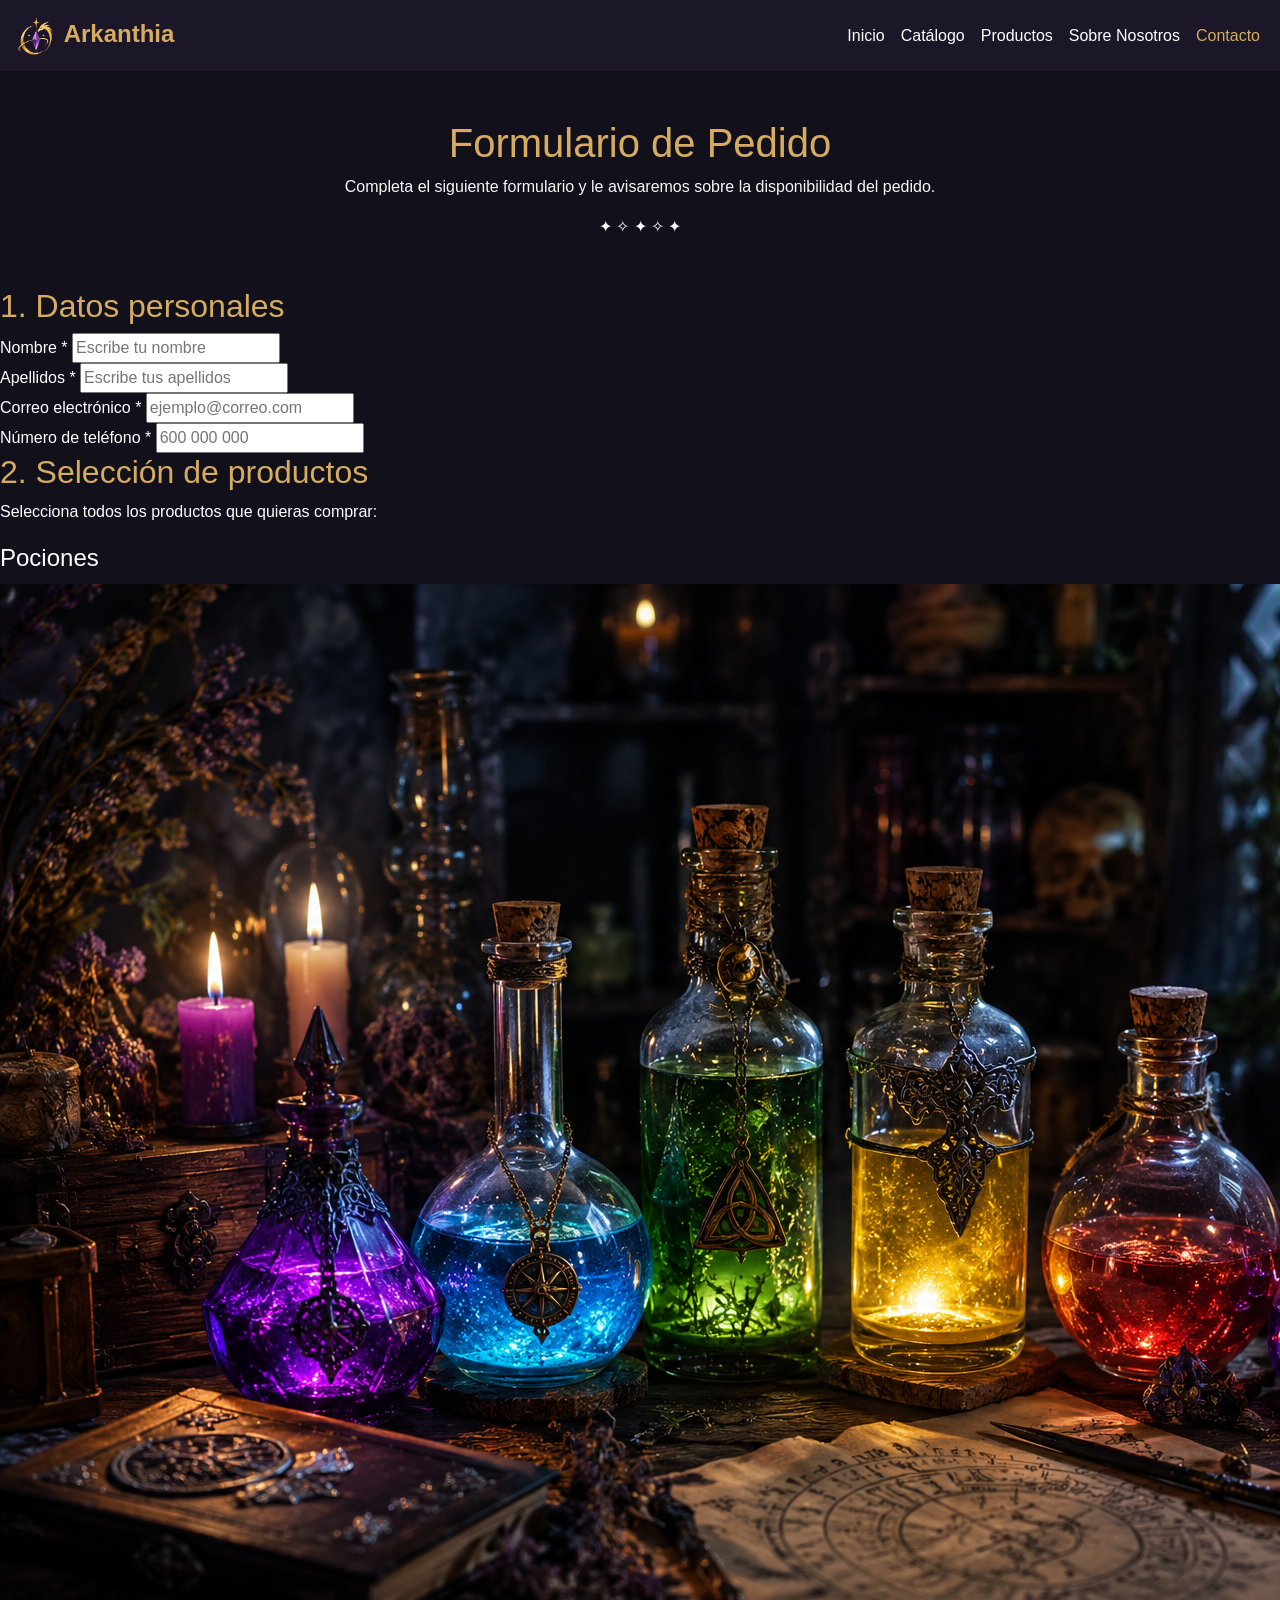
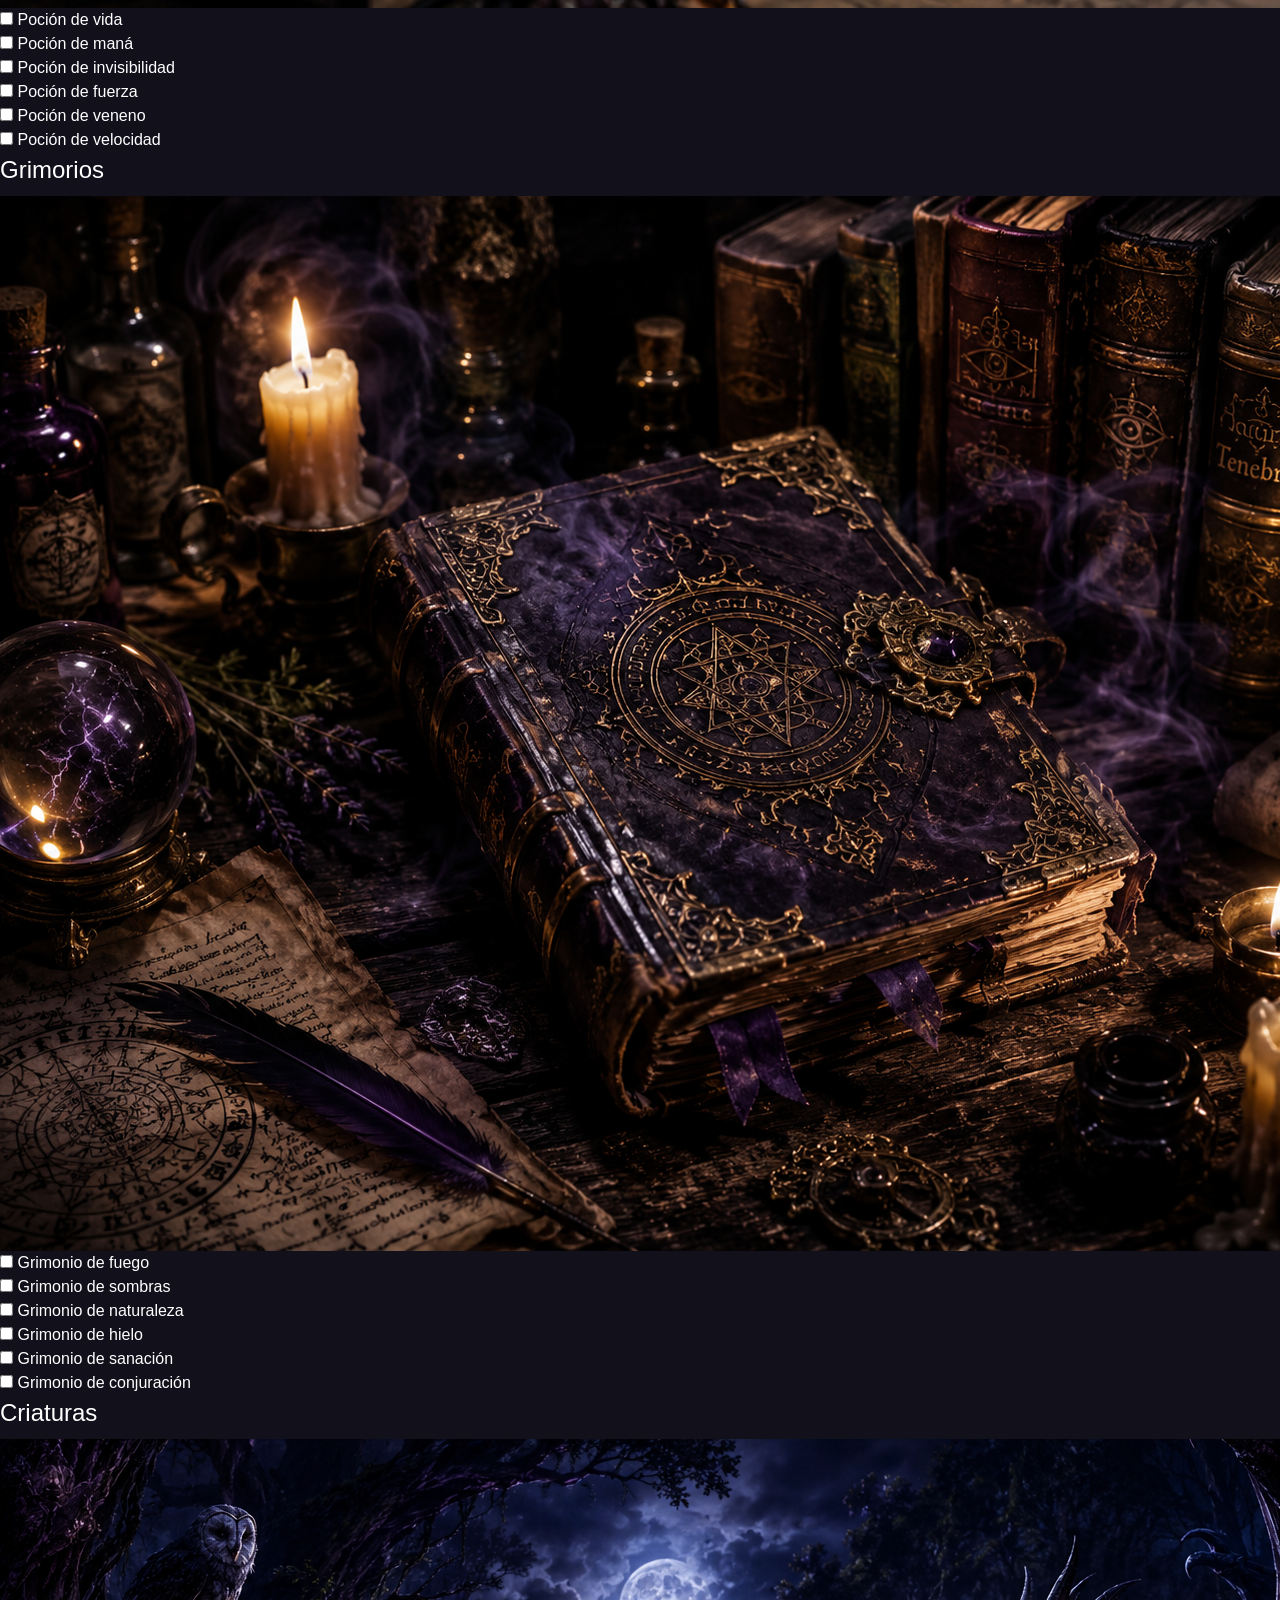
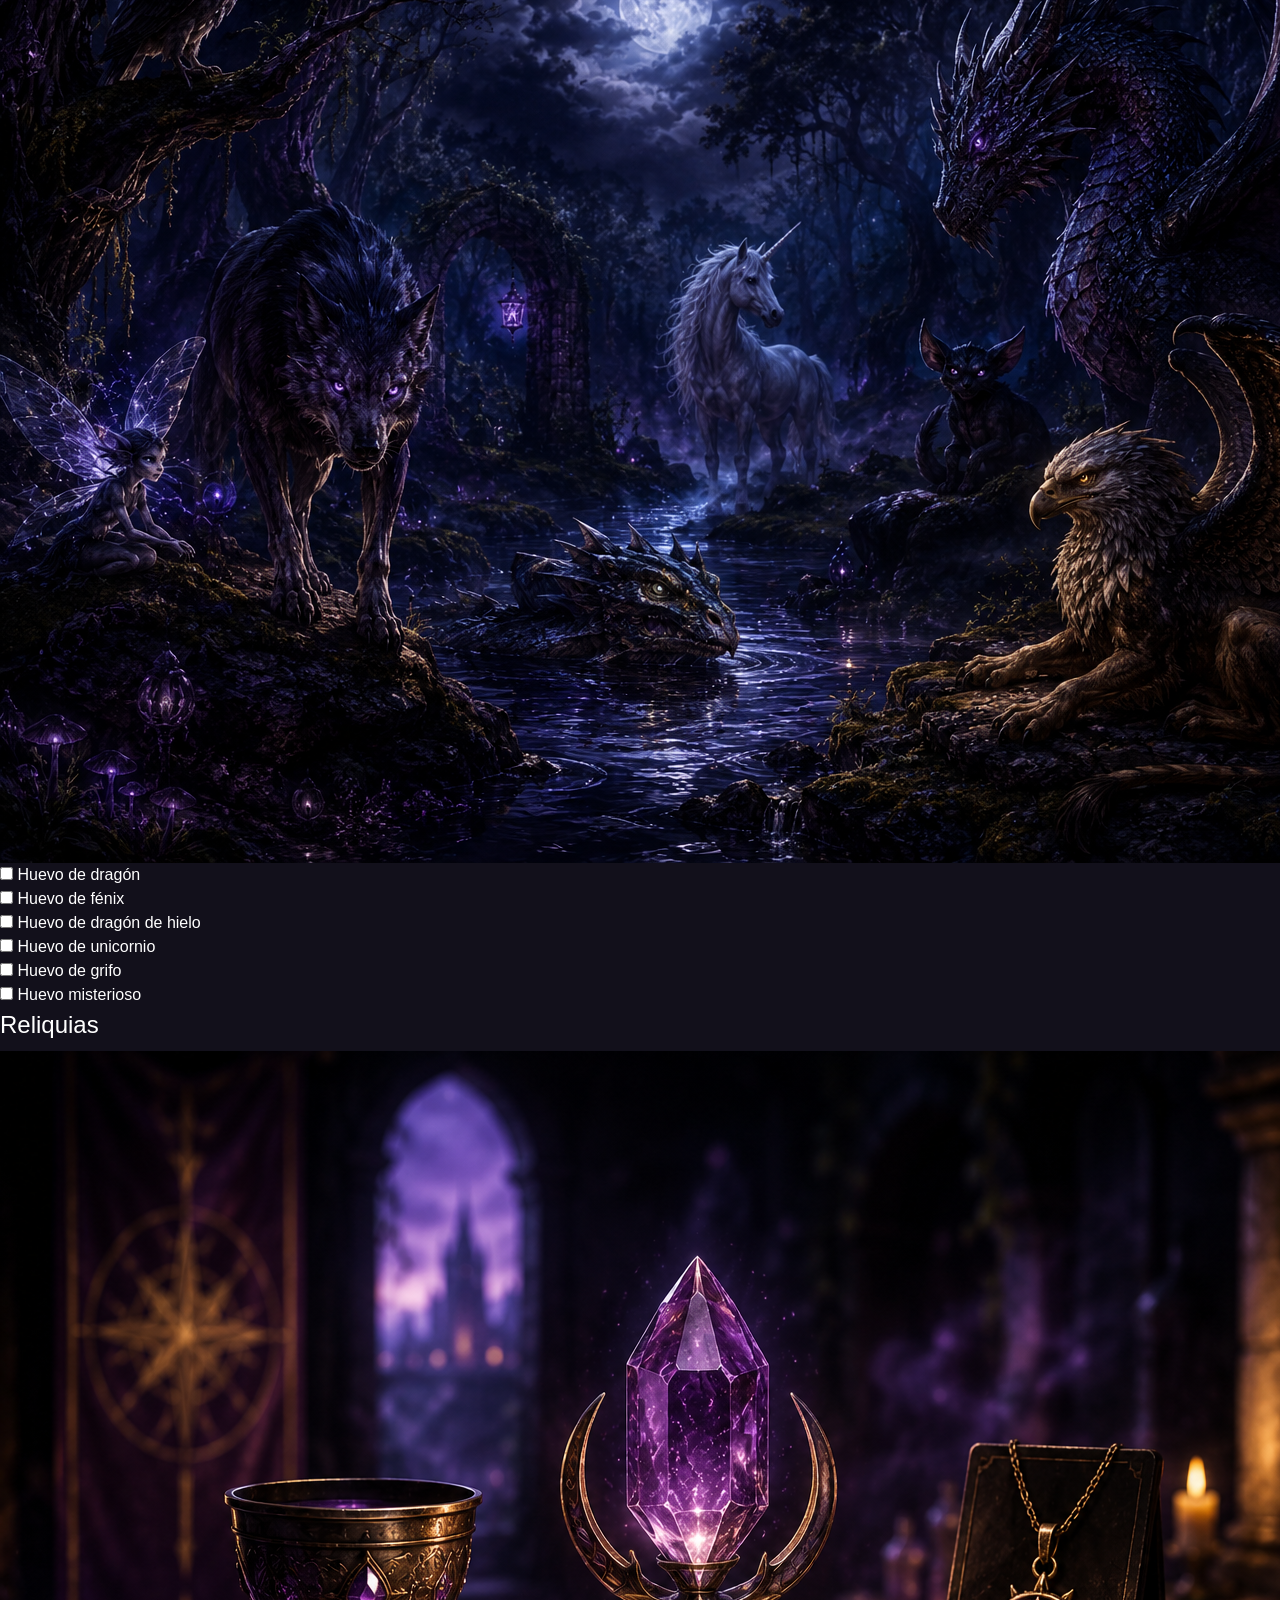
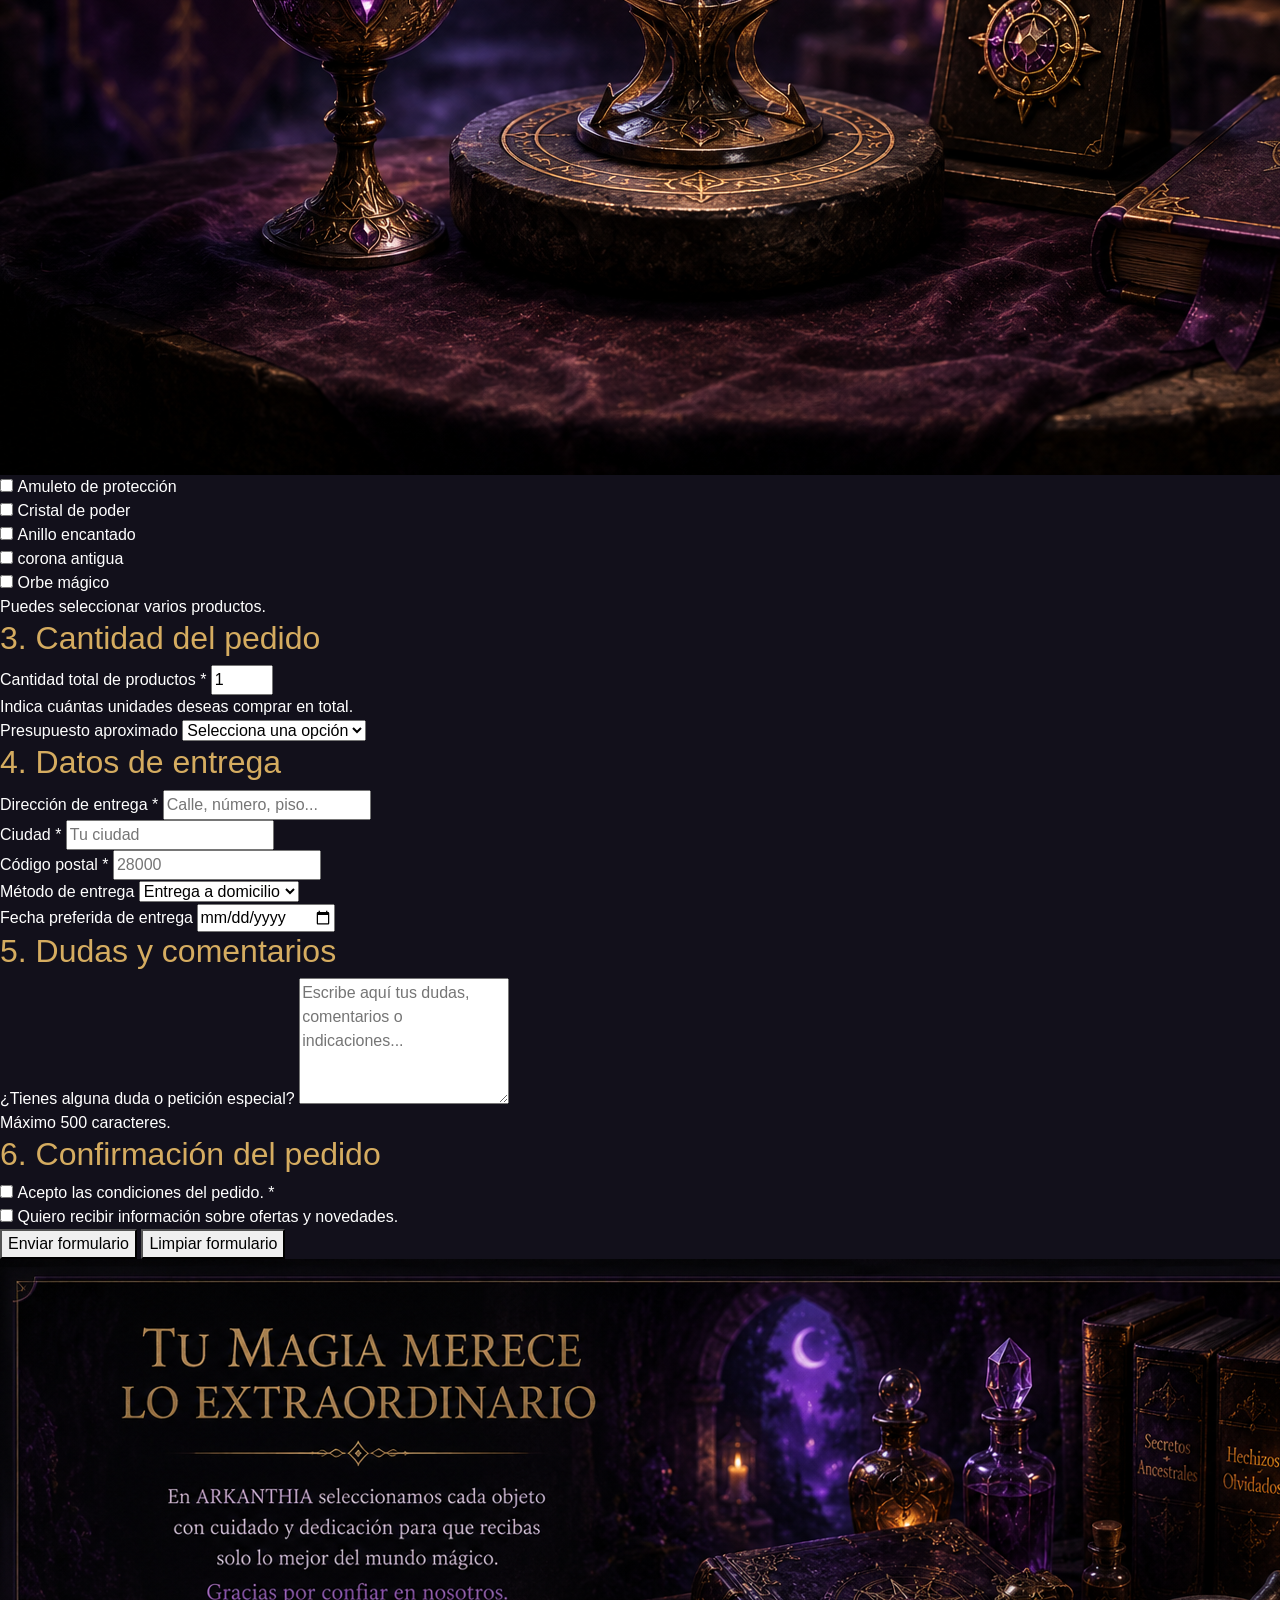
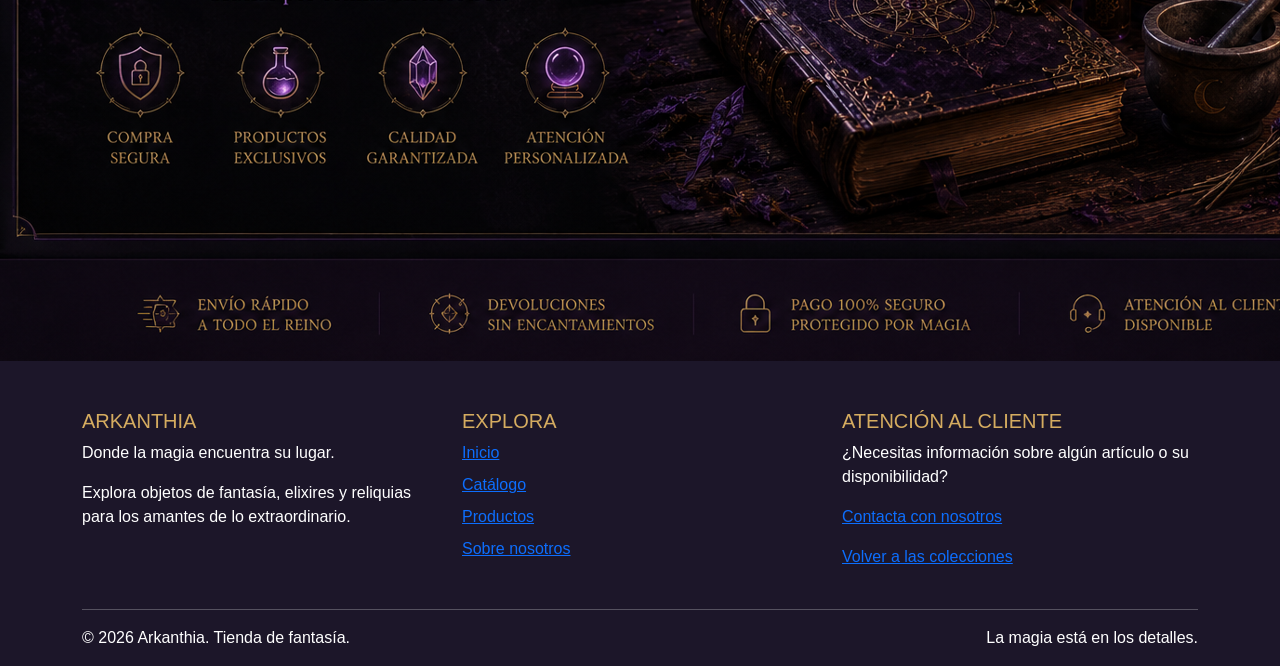
<file: contacto.html>
<!DOCTYPE html>
<html lang="es">
<head>
    <meta charset="UTF-8">
    <meta name="viewport" content="width=device-width, initial-scale=1.0">

    <title>Arkanthia - Inicio</title>

    <!-- Bootstrap -->
    <link href="https://cdn.jsdelivr.net/npm/bootstrap@5.3.8/dist/css/bootstrap.min.css" rel="stylesheet">
            <link href="./images/favicon.png" rel="shortcut icon" type="image/x-icon">


    <!-- CSS -->
    <link rel="stylesheet" href="./CSS/style.css">
</head>

<body>

    <!-- MENÚ DE NAVEGACIÓN -->
    <header>
      <nav class="navbar navbar-expand-lg navbar-dark">
                <div class="container-fluid">
                    <a class="navbar-brand" href="./index.html">
                        <img alt="Logo de Arkanthia" height="45" src="./images/logo.png" width="45">
                        <b>Arkanthia</b>
                    </a>

                    <button aria-controls="menu" aria-expanded="false" aria-label="Abrir menú" class="navbar-toggler" data-bs-target="#menu" data-bs-toggle="collapse" type="button">
                        <span class="navbar-toggler-icon"></span>
                    </button>

                    <div class="collapse navbar-collapse" id="menu">
                        <ul class="navbar-nav ms-auto">
                            <li class="nav-item">
                                <a class="nav-link" href="./index.html">Inicio</a>
                            </li>

                            <li class="nav-item">
                                <a class="nav-link" href="./galeria.html">Catálogo</a>
                            </li>

                            <li class="nav-item">
                                <a class="nav-link" href="./productos.html">Productos</a>
                            </li>

                            <li class="nav-item">
                                <a class="nav-link" href="./nosotros.html">Sobre Nosotros</a>
                            </li>

                            <li class="nav-item">
                                <a class="nav-link active" aria-current="page" href="./contacto.html">Contacto</a>
                            </li>
                        </ul>
                    </div>
                </div>
            </nav>
    </header>
    
    <div class="text-center py-5">

                <h1>Formulario de Pedido</h1>

   <p style="text-align:center; color:#f7f7f8;">
            Completa el siguiente formulario y le avisaremos sobre la disponibilidad del pedido.
        </p>
 <div class="separador-estrellas">
            ✦ ✧ ✦ ✧ ✦
        </div>
    </div>


    <!-- FORMULARIO -->
    <div class="form-container">



     

        <form id="formularioPedido" action="#" method="post">

            <!-- SECCIÓN 1: DATOS PERSONALES -->
            <div class="form-section">

                <h2>1. Datos personales</h2>

                <div class="inline-group">

                    <div class="form-group">
                        <label for="nombre">Nombre *</label>
                        <input type="text" id="nombre" name="nombre"
                            placeholder="Escribe tu nombre" required>
                    </div>

                    <div class="form-group">
                        <label for="apellidos">Apellidos *</label>
                        <input type="text" id="apellidos" name="apellidos"
                            placeholder="Escribe tus apellidos" required>
                    </div>

                </div>

                <div class="inline-group">

                    <div class="form-group">
                        <label for="email">Correo electrónico *</label>
                        <input type="email" id="email" name="email"
                            placeholder="ejemplo@correo.com" required>
                    </div>

                    <div class="form-group">
                        <label for="telefono">Número de teléfono *</label>
                        <input type="tel" id="telefono" name="telefono"
                            placeholder="600 000 000" required>
                    </div>

                </div>

            </div>


            <!-- SECCIÓN 2: SELECCIÓN DE PRODUCTOS -->
            <div class="form-section">

                <h2>2. Selección de productos</h2>

                <p>Selecciona todos los productos que quieras comprar:</p>

                <fieldset>

                    <legend>Pociones</legend>

                    <img src="./images/pocionesformulario.png"
                      alt="Colección de pociones mágicas"
                      class="imagen-categoria">
                    </img>

                    <div class="checkbox-group">

                        <div class="checkbox-item">
                            <input type="checkbox" id="producto1"
                                name="productos[]" value="Producto 1">
                            <label for="producto1">Poción de vida</label>
                        </div>

                        <div class="checkbox-item">
                            <input type="checkbox" id="producto2"
                                name="productos[]" value="Producto 2">
                            <label for="producto2">Poción de maná</label>
                        </div>

                        <div class="checkbox-item">
                            <input type="checkbox" id="producto3"
                                name="productos[]" value="Producto 3">
                            <label for="producto3">Poción de invisibilidad</label>
                        </div>

                        <div class="checkbox-item">
                            <input type="checkbox" id="producto4"
                                name="productos[]" value="Producto 4">
                            <label for="producto4">Poción de fuerza</label>
                        </div>

                        <div class="checkbox-item">
                            <input type="checkbox" id="producto5"
                                name="productos[]" value="Producto 5">
                            <label for="producto5">Poción de veneno</label>
                        </div>

                        <div class="checkbox-item">
                            <input type="checkbox" id="producto6"
                                name="productos[]" value="Producto 6">
                            <label for="producto6">Poción de velocidad</label>
                        </div>


                    </div>
                </fieldset>

                <fieldset>
                    <legend>Grimorios</legend>

                    <img src="./images/grimorioformulario.png"
                      alt="colección de grimorios"
                      class="imagen-categoria">
                    </img>

                    <div class="checkbox-group">

                        <div class="checkbox-item">
                            <input type="checkbox" id="producto1"
                                name="productos[]" value="Producto 1">
                            <label for="producto1">Grimonio de fuego</label>
                        </div>

                        <div class="checkbox-item">
                            <input type="checkbox" id="producto2"
                                name="productos[]" value="Producto 2">
                            <label for="producto2">Grimonio de sombras</label>
                        </div>

                        <div class="checkbox-item">
                            <input type="checkbox" id="producto3"
                                name="productos[]" value="Producto 3">
                            <label for="producto3">Grimonio de naturaleza</label>
                        </div>

                        <div class="checkbox-item">
                            <input type="checkbox" id="producto4"
                                name="productos[]" value="Producto 4">
                            <label for="producto4">Grimonio de hielo</label>
                        </div>

                        <div class="checkbox-item">
                            <input type="checkbox" id="producto5"
                                name="productos[]" value="Producto 5">
                            <label for="producto5">Grimonio de sanación</label>
                        </div>

                        <div class="checkbox-item">
                            <input type="checkbox" id="producto5"
                                name="productos[]" value="Producto 6">
                            <label for="producto5">Grimonio de conjuración</label>
                        </div>

                    </div>
                </fieldset>
                
                <fieldset>
                    <legend>Criaturas</legend>

                    <img src="./images/criaturasformulario.png"
                      alt="coleccion de criaturas"
                      class="imagen-categoria">
                    </img>

                    <div class="checkbox-group">

                        <div class="checkbox-item">
                            <input type="checkbox" id="producto1"
                                name="productos[]" value="Producto 1">
                            <label for="producto1">Huevo de dragón</label>
                        </div>

                        <div class="checkbox-item">
                            <input type="checkbox" id="producto2"
                                name="productos[]" value="Producto 2">
                            <label for="producto2">Huevo de fénix</label>
                        </div>

                        <div class="checkbox-item">
                            <input type="checkbox" id="producto3"
                                name="productos[]" value="Producto 3">
                            <label for="producto3">Huevo de dragón de hielo</label>
                        </div>

                        <div class="checkbox-item">
                            <input type="checkbox" id="producto4"
                                name="productos[]" value="Producto 4">
                            <label for="producto4">Huevo de unicornio</label>
                        </div>

                        <div class="checkbox-item">
                            <input type="checkbox" id="producto5"
                                name="productos[]" value="Producto 5">
                            <label for="producto5">Huevo de grifo</label>
                        </div>

                        <div class="checkbox-item">
                            <input type="checkbox" id="producto5"
                                name="productos[]" value="Producto 6">
                            <label for="producto5">Huevo misterioso</label>
                        </div>

                    </div>
                </fieldset>

                <fieldset>
                    <legend>Reliquias</legend>

                    <img src="./images/reliquiasformulario.png"
                      alt="colección de reliquias"
                      class="imagen-categoria">
                    </img>

                    <div class="checkbox-group">

                        <div class="checkbox-item">
                            <input type="checkbox" id="producto1"
                                name="productos[]" value="Producto 1">
                            <label for="producto1">Amuleto de protección</label>
                        </div>

                        <div class="checkbox-item">
                            <input type="checkbox" id="producto2"
                                name="productos[]" value="Producto 2">
                            <label for="producto2">Cristal de poder</label>
                        </div>

                        <div class="checkbox-item">
                            <input type="checkbox" id="producto3"
                                name="productos[]" value="Producto 3">
                            <label for="producto3">Anillo encantado</label>
                        </div>

                        <div class="checkbox-item">
                            <input type="checkbox" id="producto4"
                                name="productos[]" value="Producto 4">
                            <label for="producto4">corona antigua</label>
                        </div>

                        <div class="checkbox-item">
                            <input type="checkbox" id="producto5"
                                name="productos[]" value="Producto 5">
                            <label for="producto5">Orbe mágico</label>
                        </div>

                    </div>
                </fieldset>





                <div class="form-hint">
                    Puedes seleccionar varios productos.
                </div>

            </div>


            <!-- SECCIÓN 3: CANTIDAD -->
            <div class="form-section">

                <h2>3. Cantidad del pedido</h2>

                <div class="form-group">

                    <label for="cantidad">Cantidad total de productos *</label>

                    <input type="number" id="cantidad" name="cantidad"
                        min="1" max="100" value="1" required>

                    <div class="form-hint">
                        Indica cuántas unidades deseas comprar en total.
                    </div>

                </div>

                <div class="form-group">

                    <label for="presupuesto">Presupuesto aproximado</label>

                    <select id="presupuesto" name="presupuesto">

                        <option value="">Selecciona una opción</option>
                        <option value="menos-20">Menos de 20 €</option>
                        <option value="20-50">Entre 20 € y 50 €</option>
                        <option value="50-100">Entre 50 € y 100 €</option>
                        <option value="mas-100">Más de 100 €</option>

                    </select>

                </div>

            </div>


            <!-- SECCIÓN 4: ENTREGA -->
            <div class="form-section">

                <h2>4. Datos de entrega</h2>

                <div class="form-group">

                    <label for="direccion">Dirección de entrega *</label>

                    <input type="text" id="direccion" name="direccion"
                        placeholder="Calle, número, piso..." required>

                </div>

                <div class="inline-group">

                    <div class="form-group">

                        <label for="ciudad">Ciudad *</label>

                        <input type="text" id="ciudad" name="ciudad"
                            placeholder="Tu ciudad" required>

                    </div>

                    <div class="form-group">

                        <label for="codigo">Código postal *</label>

                        <input type="text" id="codigo" name="codigo_postal"
                            placeholder="28000" required>

                    </div>

                </div>

                <div class="form-group">

                    <label for="entrega">Método de entrega</label>

                    <select id="entrega" name="entrega">

                        <option value="domicilio">Entrega a domicilio</option>
                        <option value="recogida">Recogida en tienda</option>

                    </select>

                </div>

                <div class="form-group">

                    <label for="fecha">Fecha preferida de entrega</label>

                    <input type="date" id="fecha" name="fecha_entrega">

                </div>

            </div>


            <!-- SECCIÓN 5: DUDAS Y COMENTARIOS -->
            <div class="form-section">

                <h2>5. Dudas y comentarios</h2>

                <div class="form-group">

                    <label for="comentarios">
                        ¿Tienes alguna duda o petición especial?
                    </label>

                    <textarea id="comentarios" name="comentarios"
                        rows="5" maxlength="500"
                        placeholder="Escribe aquí tus dudas, comentarios o indicaciones..."></textarea>

                    <div class="form-hint">
                        Máximo 500 caracteres.
                    </div>

                </div>

            </div>


            <!-- SECCIÓN 6: CONFIRMACIÓN -->
            <div class="form-section">

                <h2>6. Confirmación del pedido</h2>

                <div class="checkbox-item">

                    <input type="checkbox" id="terminos"
                        name="terminos" value="aceptado" required>

                    <label for="terminos">
                        Acepto las condiciones del pedido. *
                    </label>

                </div>

                <div class="checkbox-item">

                    <input type="checkbox" id="ofertas"
                        name="ofertas" value="si">

                    <label for="ofertas">
                        Quiero recibir información sobre ofertas y novedades.
                    </label>

                </div>

            </div>


            <!-- BOTONES -->
            <div class="form-section">

                <div class="button-group">

                    <button type="submit" class="btn-primary">
                        Enviar formulario 
                    </button>

                    <button type="reset" class="btn-secondary">
                        Limpiar formulario
                    </button>

                </div>

            </div>

        </form>

    </div>

    

    <div class="banner-final">
      <img src="./images/final.png" alt="imagen del final">
    </div>

   

</div>

 <!-- PIE DE PÁGINA -->
       <footer class="footer-tienda mt-auto pt-5 pb-3">
            <div class="container">
                <div class="row g-4 mb-4">
                    <div class="col-12 col-lg-4">
                        <h5>ARKANTHIA</h5>

                        <p class="texto-secundario">Donde la magia encuentra su lugar.</p>

                        <p class="texto-secundario">Explora objetos de fantasía, elixires y reliquias para los amantes de lo extraordinario.</p>
                    </div>

                    <div class="col-12 col-md-6 col-lg-4">
                        <h5>EXPLORA</h5>

                        <ul class="list-unstyled">
                            <li class="mb-2">
                                <a href="./index.html">Inicio</a>
                            </li>

                            <li class="mb-2">
                                <a href="./galeria.html">Catálogo</a>
                            </li>

                            <li class="mb-2">
                                <a href="./productos.html">Productos</a>
                            </li>

                            <li class="mb-2">
                                <a href="./nosotros.html">Sobre nosotros</a>
                            </li>
                        </ul>
                    </div>

                    <div class="col-12 col-md-6 col-lg-4">
                        <h5>ATENCIÓN AL CLIENTE</h5>

                        <p class="texto-secundario">¿Necesitas información sobre algún artículo o su disponibilidad?</p>

                        <p>
                            <a href="#">Contacta con nosotros</a>
                        </p>

                        <p>
                            <a href="#pociones">Volver a las colecciones</a>
                        </p>
                    </div>
                </div>

                <hr>

                <div class="row g-2">
                    <div class="col-12 col-md-6">
                        <p class="texto-secundario mb-0">© 2026 Arkanthia. Tienda de fantasía.</p>
                    </div>

                    <div class="col-12 col-md-6 text-md-end">
                        <p class="texto-secundario mb-0">La magia está en los detalles.</p>
                    </div>
                </div>
            </div>
        </footer>

    


    <!-- JAVASCRIPT -->
    <script src="https://cdn.jsdelivr.net/npm/bootstrap@5.3.3/dist/js/bootstrap.bundle.min.js"></script>

    

</body>
</html>
</file>
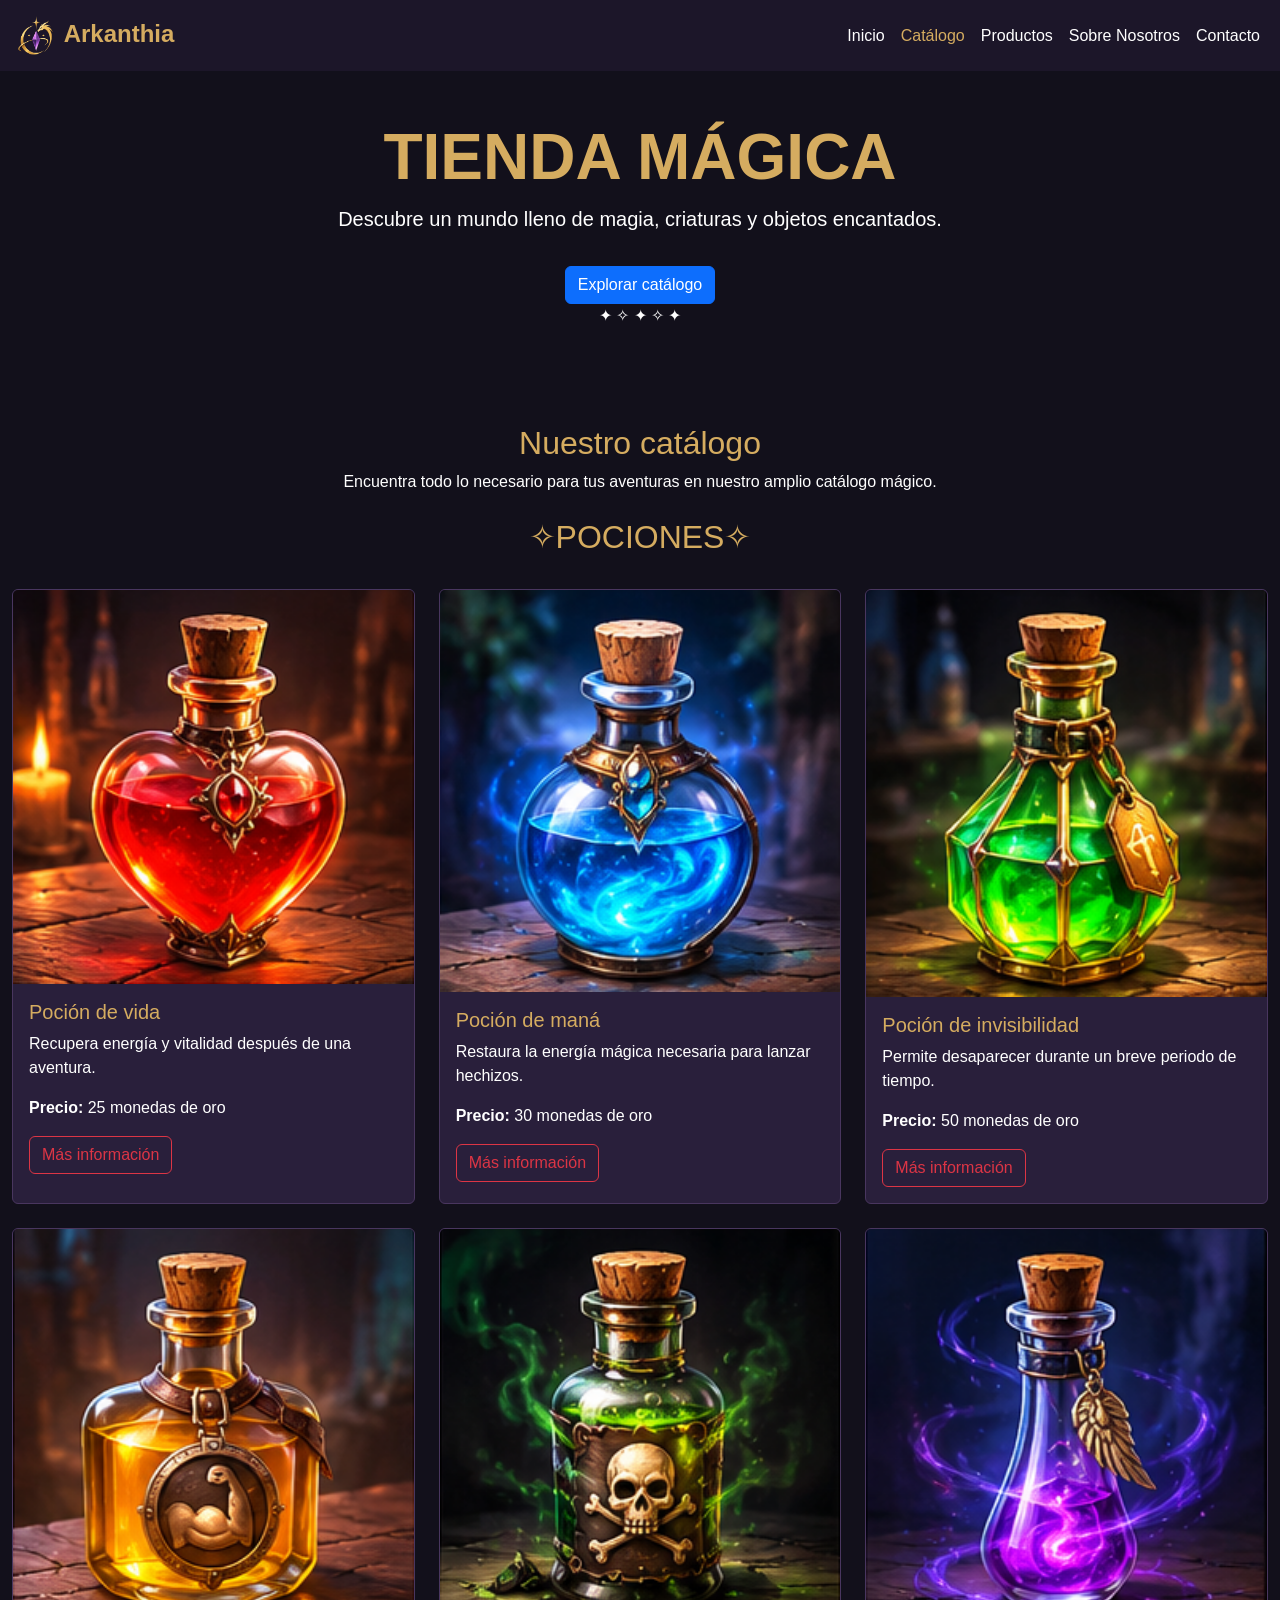
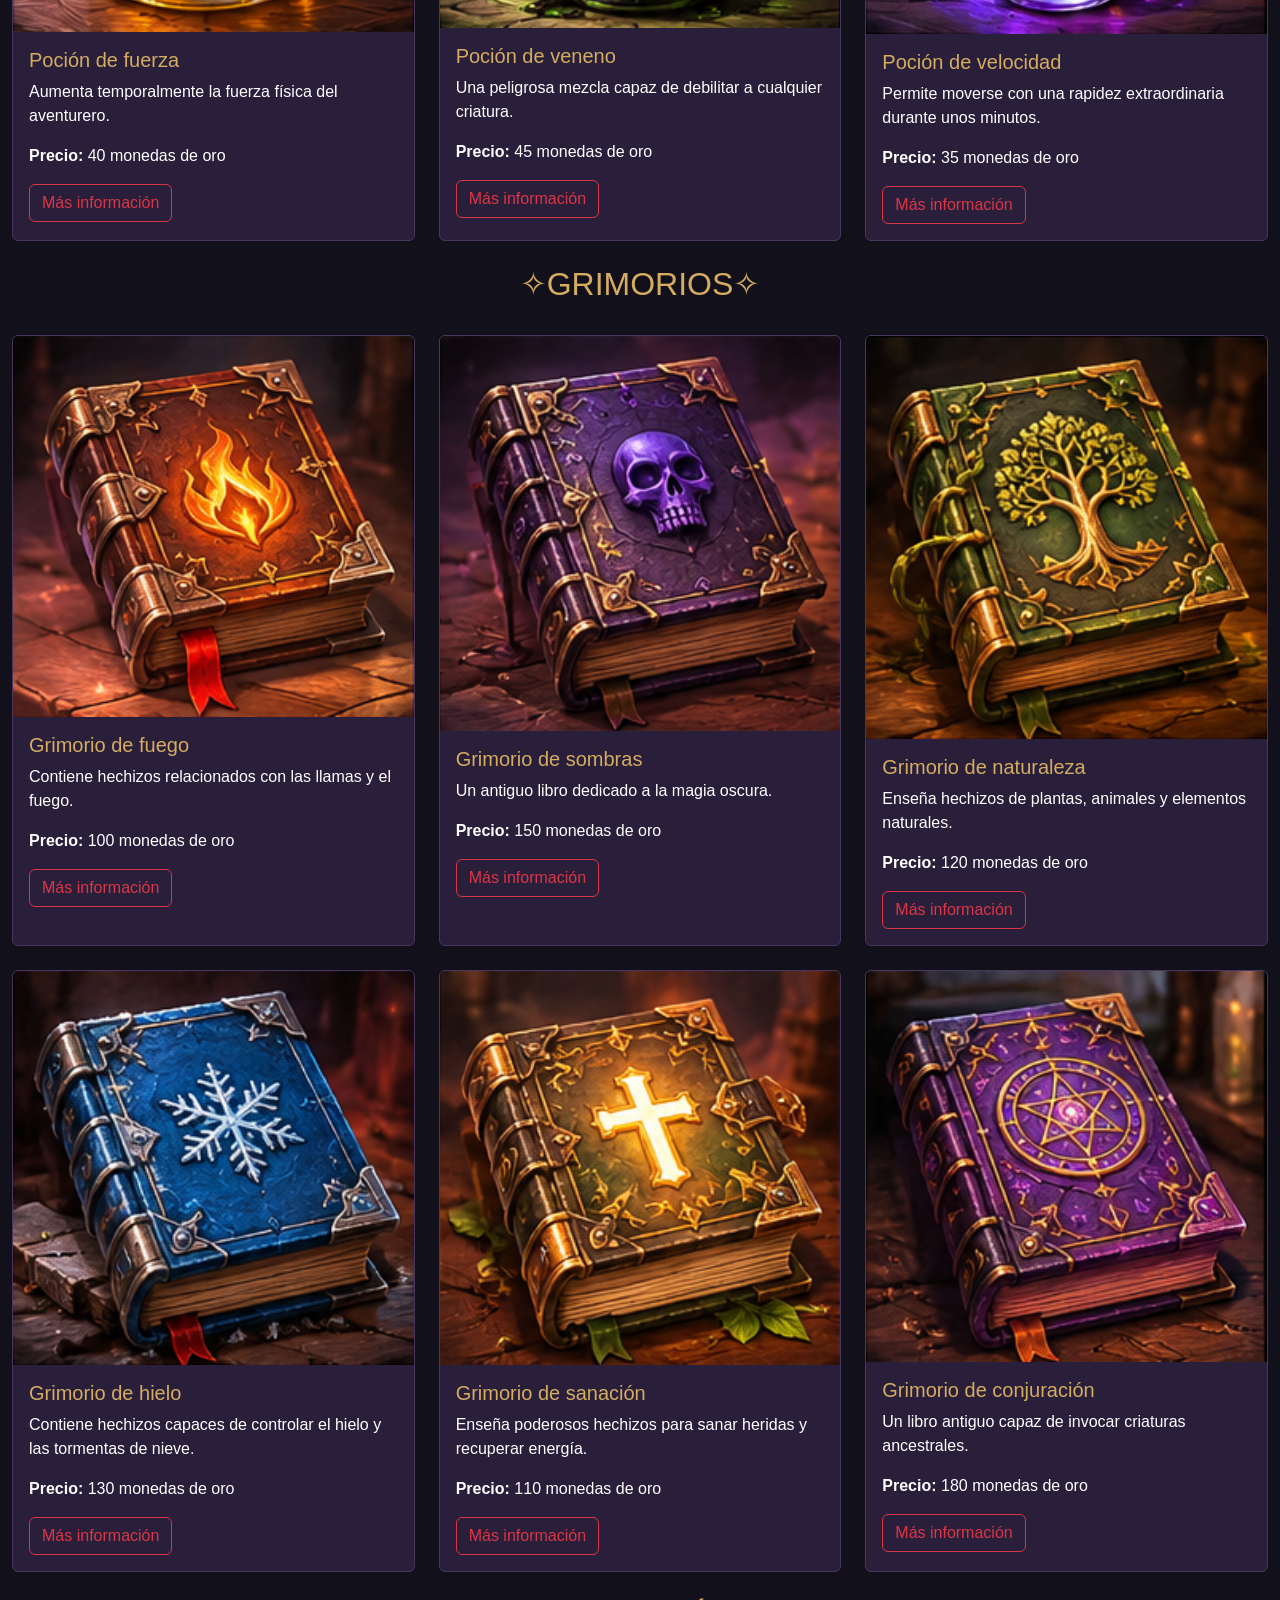
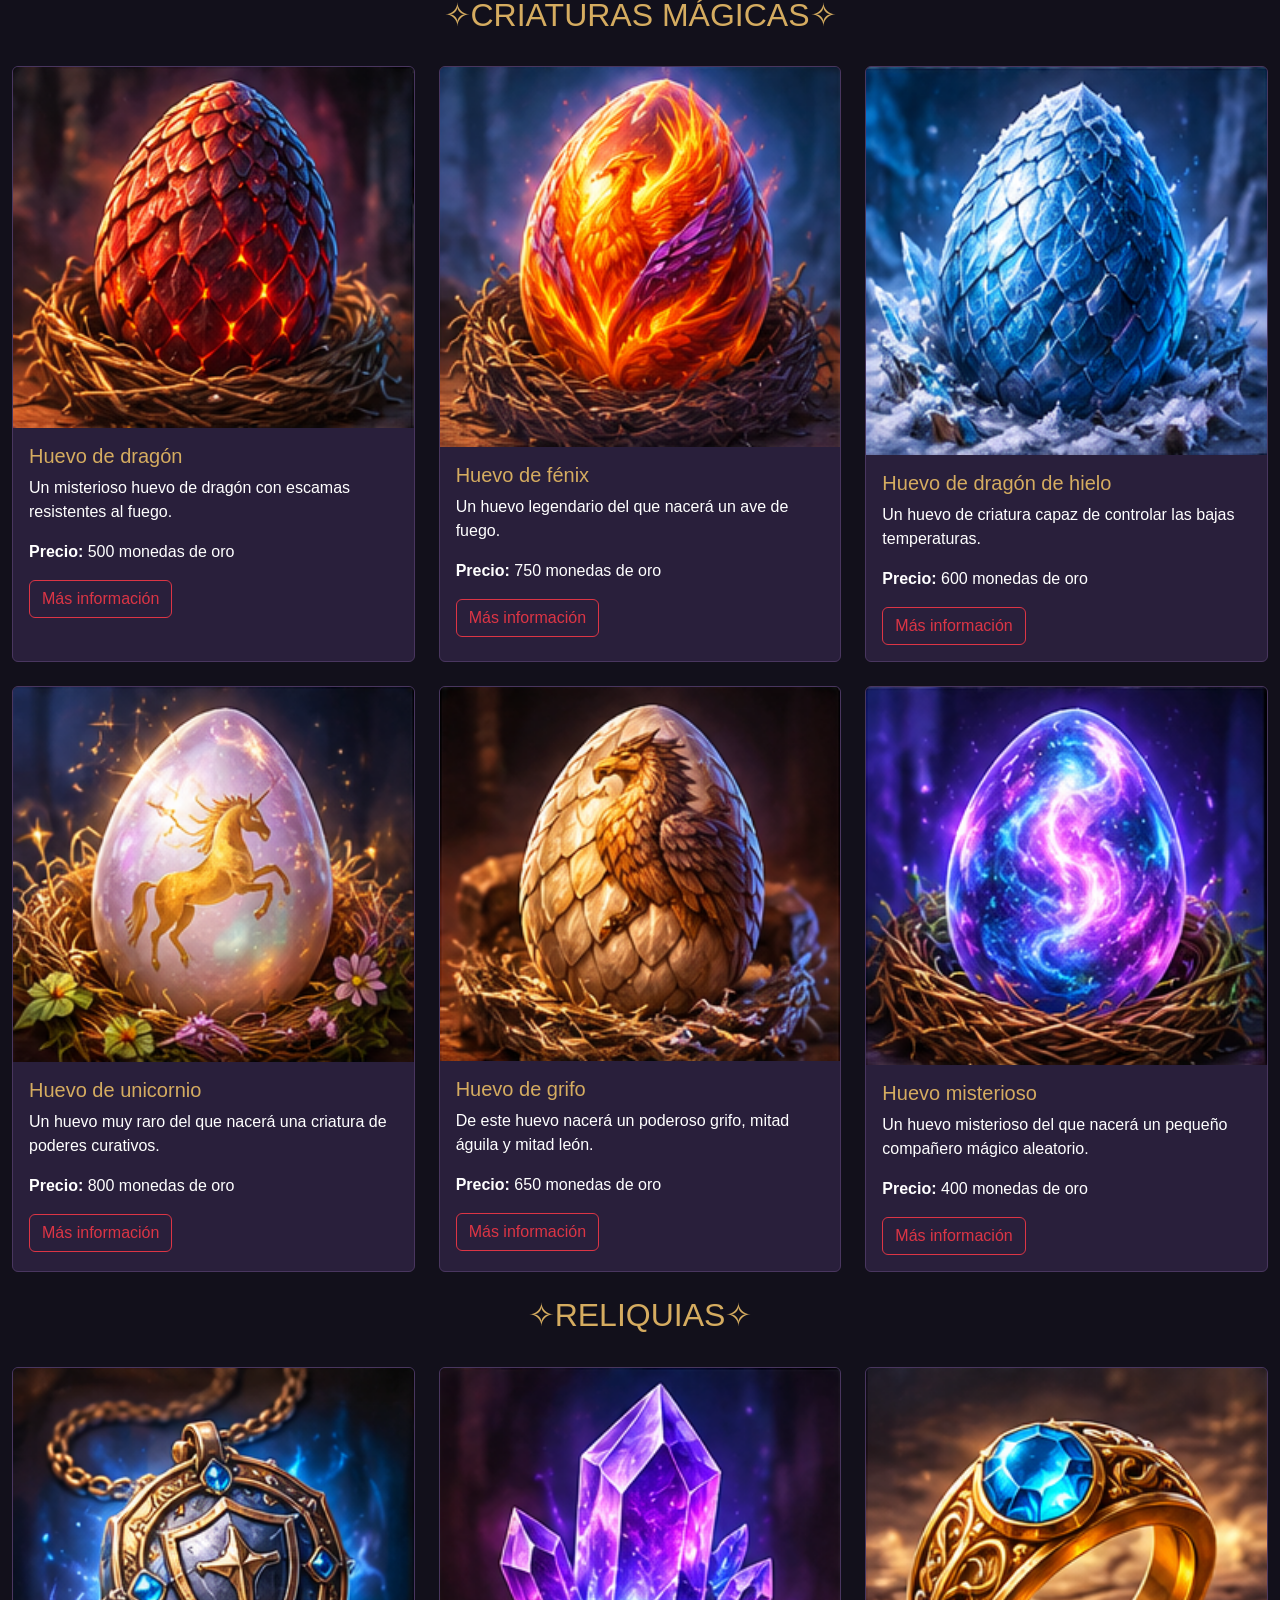
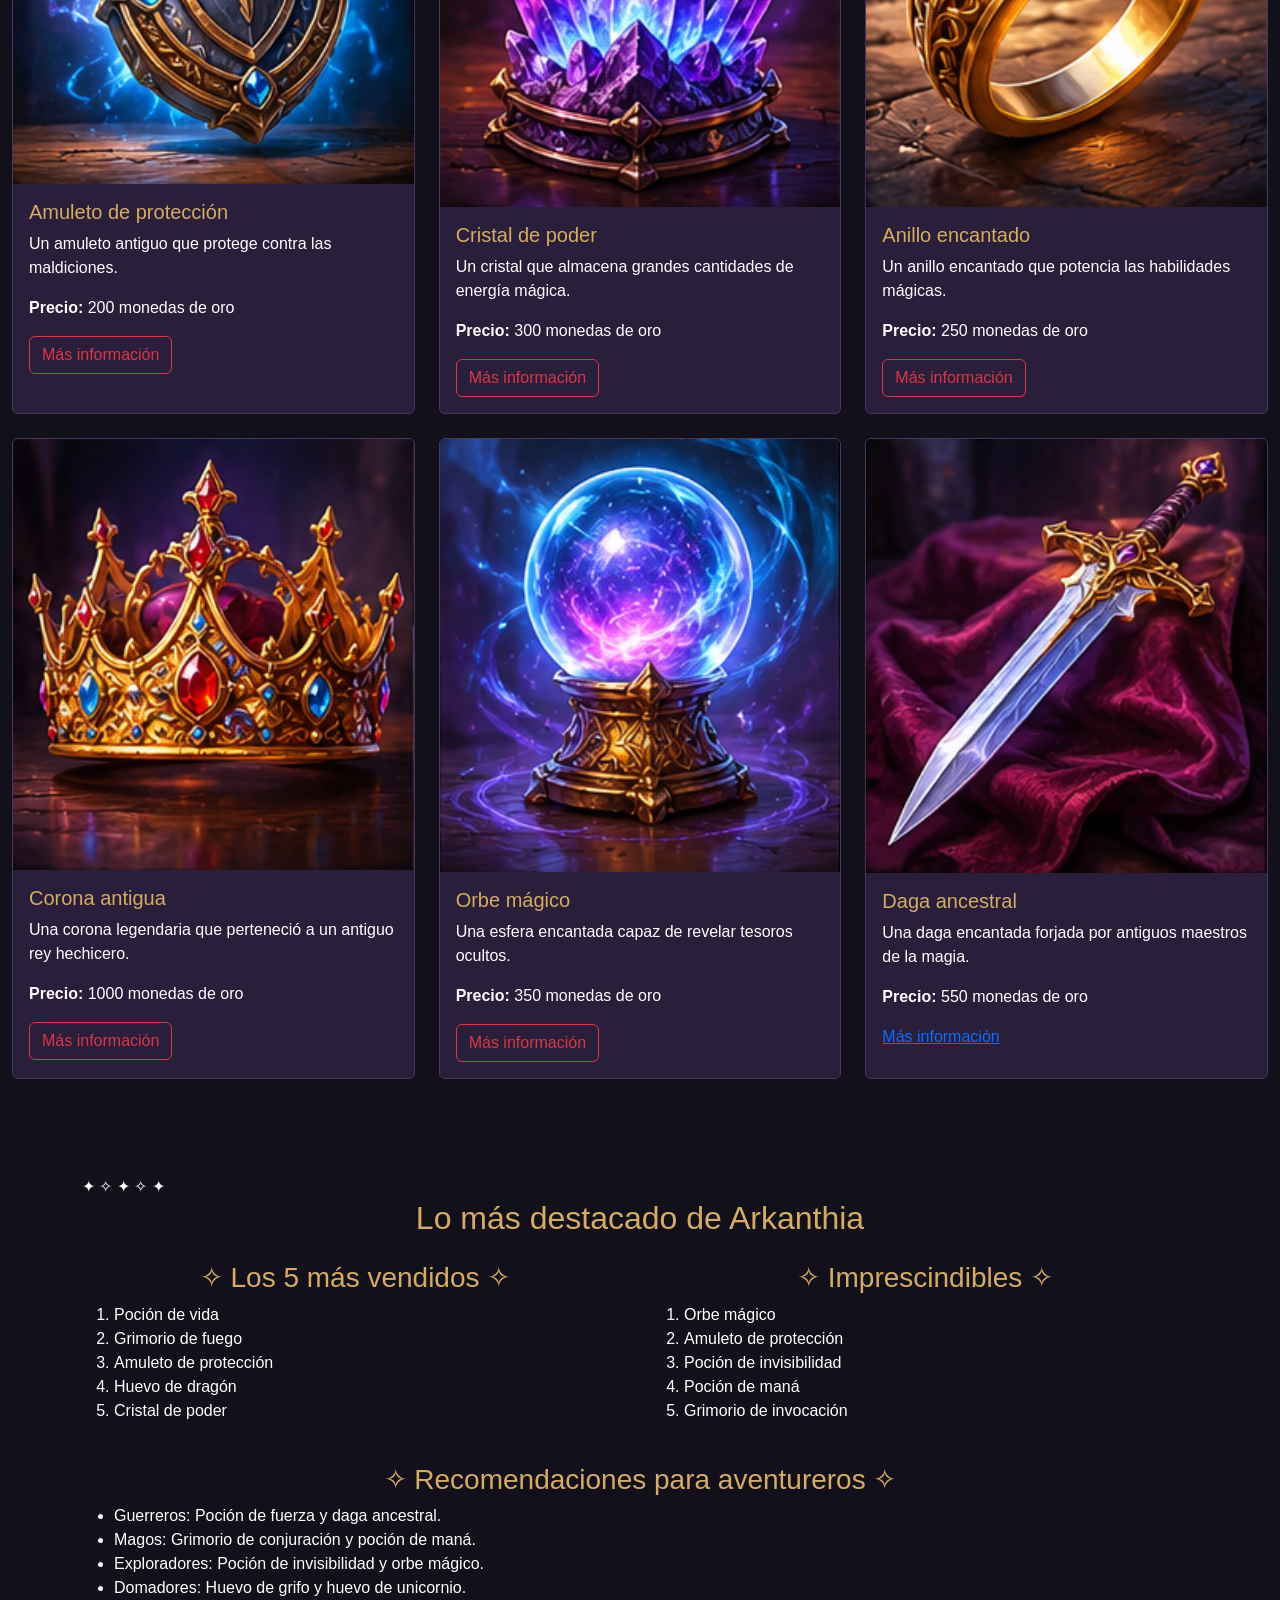
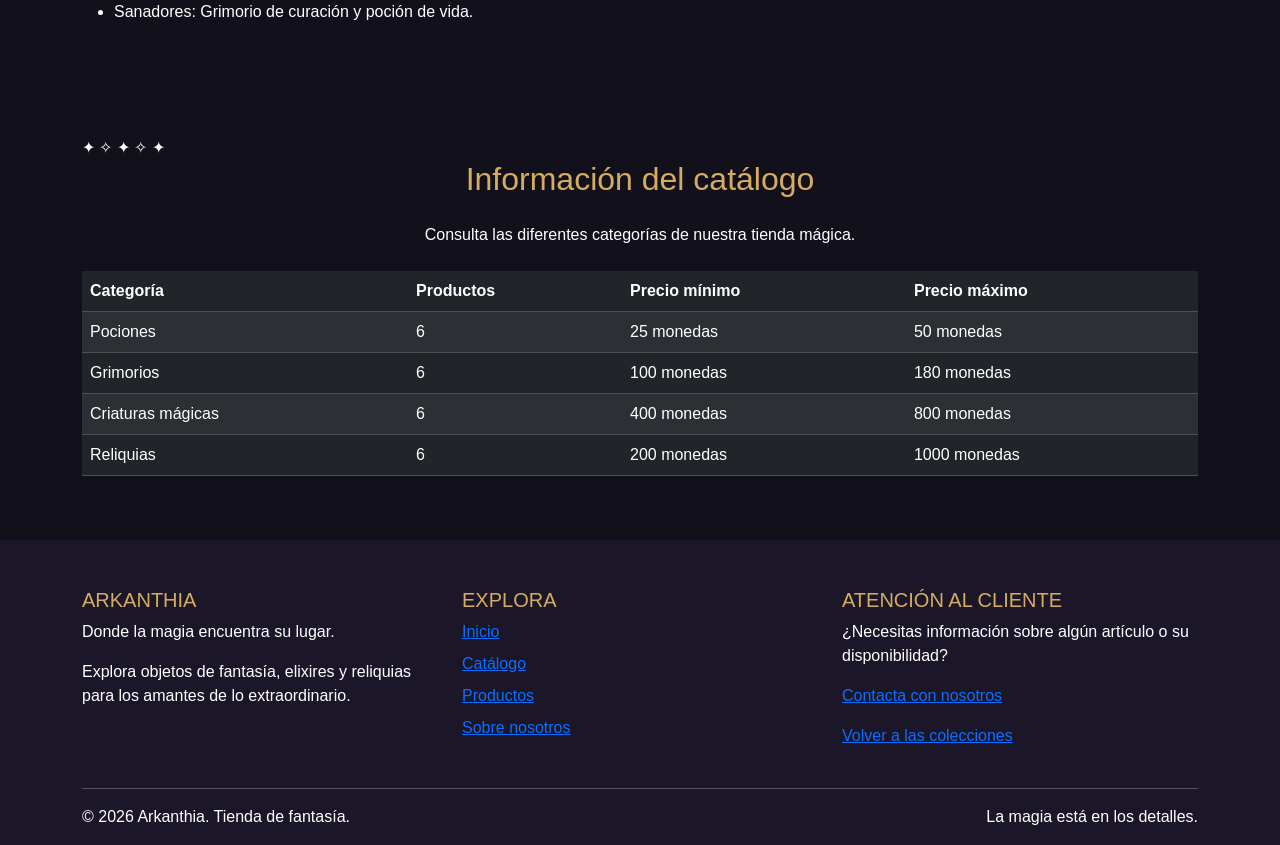
<file: galeria.html>
<!DOCTYPE html>
<html lang="es">

<head>
    <meta charset="UTF-8">
    <meta name="viewport" content="width=device-width, initial-scale=1.0">

    <title>Galería</title>

    <!-- Bootstrap 5 -->
    <link href="https://cdn.jsdelivr.net/npm/bootstrap@5.3.3/dist/css/bootstrap.min.css" rel="stylesheet">
            <link href="./images/favicon.png" rel="shortcut icon" type="image/x-icon">


    <!-- Mi archivo CSS -->
    <link rel="stylesheet" href="./CSS/style.css">
</head>

<body>

    <!-- MENÚ DE NAVEGACIÓN -->
  <nav class="navbar navbar-expand-lg navbar-dark">
                <div class="container-fluid">
                    <a class="navbar-brand" href="./index.html">
                        <img alt="Logo de Arkanthia" height="45" src="./images/logo.png" width="45">
                        <b>Arkanthia</b>
                    </a>

                    <button aria-controls="menu" aria-expanded="false" aria-label="Abrir menú" class="navbar-toggler" data-bs-target="#menu" data-bs-toggle="collapse" type="button">
                        <span class="navbar-toggler-icon"></span>
                    </button>

                    <div class="collapse navbar-collapse" id="menu">
                        <ul class="navbar-nav ms-auto">
                            <li class="nav-item">
                                <a class="nav-link" href="./index.html">Inicio</a>
                            </li>

                            <li class="nav-item">
                                <a class="nav-link active" aria-current="page" href="./galeria.html">Catálogo</a>
                            </li>

                            <li class="nav-item">
                                <a class="nav-link" href="./productos.html">Productos</a>
                            </li>

                            <li class="nav-item">
                                <a class="nav-link" href="./nosotros.html">Sobre Nosotros</a>
                            </li>

                            <li class="nav-item">
                                <a class="nav-link" href="./contacto.html">Contacto</a>
                            </li>
                        </ul>
                    </div>
                </div>
            </nav>

    <!-- PORTADA -->
    <header id="inicio" class="portada text-center">

        <div class="container py-5">

            <h1 class="display-3 fw-bold">TIENDA MÁGICA</h1>

            <p class="lead">
                Descubre un mundo lleno de magia, criaturas y objetos encantados.
            </p>

            <a href="#galeria" class="btn btn-primary mt-3">
                Explorar catálogo
            </a>

            <div class="separador-estrellas">
                ✦ ✧ ✦ ✧ ✦
            </div>

        </div>

    </header>

    <!-- CATÁLOGO -->
    <main>
        <section id="galeria" class="container-fluid py-5">

            <h2 class="text-center mb-2">Nuestro catálogo</h2>

            <p class="text-center texto-intro mb-4">
                Encuentra todo lo necesario para tus aventuras en nuestro amplio catálogo mágico.
            </p>

            <div class="row g-4">

                <!-- POCIONES -->
                <div class="col-12">
                    <h2 id="pociones" class="titulo-categoria text-center">✧POCIONES✧</h2>
                </div>

                <!-- POCIÓN 1 -->
                <div class="col-12 col-sm-6 col-lg-4">
                    <div class="card h-100" id="margen">
                        <img src="./images/vida.png" class="card-img-top" alt="Poción de vida">
                        <div class="card-body">
                            <h3 class="card-title h5">Poción de vida</h3>
                            <p class="card-text">Recupera energía y vitalidad después de una aventura.</p>
                            <p class="precio"><strong>Precio:</strong> 25 monedas de oro</p>
                            <a href="./productos.html#pocion-vida" class="btn btn-outline-danger">Más información</a>
                        </div>
                    </div>
                </div>

                <!-- POCIÓN 2 -->
                <div class="col-12 col-sm-6 col-lg-4">
                    <div class="card h-100" id="margen">
                        <img src="./images/mana.png" class="card-img-top" alt="Poción de maná">
                        <div class="card-body">
                            <h3 class="card-title h5">Poción de maná</h3>
                            <p class="card-text">Restaura la energía mágica necesaria para lanzar hechizos.</p>
                            <p class="precio"><strong>Precio:</strong> 30 monedas de oro</p>
                            <a href="./productos.html#pocion-mana" class="btn btn-outline-danger">Más información</a>
                        </div>
                    </div>
                </div>

                <!-- POCIÓN 3 -->
                <div class="col-12 col-sm-6 col-lg-4">
                    <div class="card h-100" id="margen">
                        <img src="./images/invisibilidad.png" class="card-img-top" alt="Poción de invisibilidad">
                        <div class="card-body">
                            <h3 class="card-title h5">Poción de invisibilidad</h3>
                            <p class="card-text">Permite desaparecer durante un breve periodo de tiempo.</p>
                            <p class="precio"><strong>Precio:</strong> 50 monedas de oro</p>
                            <a href="./productos.html#pocion-invisibilidad" class="btn btn-outline-danger">Más información</a>
                        </div>
                    </div>
                </div>

                <!-- POCIÓN 4 -->
                <div class="col-12 col-sm-6 col-lg-4">
                    <div class="card h-100" id="margen">
                        <img src="./images/fuerza.png" class="card-img-top" alt="Poción de fuerza">
                        <div class="card-body">
                            <h3 class="card-title h5">Poción de fuerza</h3>
                            <p class="card-text">Aumenta temporalmente la fuerza física del aventurero.</p>
                            <p class="precio"><strong>Precio:</strong> 40 monedas de oro</p>
                            <a href="./productos.html#pocion-fuerza" class="btn btn-outline-danger">Más información</a>
                        </div>
                    </div>
                </div>

                <!-- POCIÓN 5 -->
                <div class="col-12 col-sm-6 col-lg-4">
                    <div class="card h-100" id="margen">
                        <img src="./images/veneno.png" class="card-img-top" alt="Poción de veneno">
                        <div class="card-body">
                            <h3 class="card-title h5">Poción de veneno</h3>
                            <p class="card-text">Una peligrosa mezcla capaz de debilitar a cualquier criatura.</p>
                            <p class="precio"><strong>Precio:</strong> 45 monedas de oro</p>
                            <a href="./productos.html#pocion-veneno" class="btn btn-outline-danger">Más información</a>
                        </div>
                    </div>
                </div>

                <!-- POCIÓN 6 -->
                <div class="col-12 col-sm-6 col-lg-4">
                    <div class="card h-100" id="margen">
                        <img src="./images/velocidad.png" class="card-img-top" alt="Poción de velocidad">
                        <div class="card-body">
                            <h3 class="card-title h5">Poción de velocidad</h3>
                            <p class="card-text">Permite moverse con una rapidez extraordinaria durante unos minutos.</p>
                            <p class="precio"><strong>Precio:</strong> 35 monedas de oro</p>
                            <a href="./productos.html#pocion-velocidad" class="btn btn-outline-danger">Más información</a>
                        </div>
                    </div>
                </div>

                <!-- GRIMORIOS -->
                <div class="col-12">
                    <h2 id="grimorios" class="titulo-categoria text-center">✧GRIMORIOS✧</h2>
                </div>

                <!-- GRIMORIO 1 -->
                <div class="col-12 col-sm-6 col-lg-4">
                    <div class="card h-100" id="margen">
                        <img src="./images/fuego.png" class="card-img-top" alt="Grimorio de fuego">
                        <div class="card-body">
                            <h3 class="card-title h5">Grimorio de fuego</h3>
                            <p class="card-text">Contiene hechizos relacionados con las llamas y el fuego.</p>
                            <p class="precio"><strong>Precio:</strong> 100 monedas de oro</p>
                            <a href="./productos.html#grimorio-fuego" class="btn btn-outline-danger">Más información</a>
                        </div>
                    </div>
                </div>

                <!-- GRIMORIO 2 -->
                <div class="col-12 col-sm-6 col-lg-4">
                    <div class="card h-100" id="margen">
                        <img src="./images/sombras.png" class="card-img-top" alt="Grimorio de sombras">
                        <div class="card-body">
                            <h3 class="card-title h5">Grimorio de sombras</h3>
                            <p class="card-text">Un antiguo libro dedicado a la magia oscura.</p>
                            <p class="precio"><strong>Precio:</strong> 150 monedas de oro</p>
                            <a href="./productos.html#grimorio-sombras" class="btn btn-outline-danger">Más información</a>
                        </div>
                    </div>
                </div>

                <!-- GRIMORIO 3 -->
                <div class="col-12 col-sm-6 col-lg-4">
                    <div class="card h-100" id="margen">
                        <img src="./images/naturaleza.png" class="card-img-top" alt="Grimorio de naturaleza">
                        <div class="card-body">
                            <h3 class="card-title h5">Grimorio de naturaleza</h3>
                            <p class="card-text">Enseña hechizos de plantas, animales y elementos naturales.</p>
                            <p class="precio"><strong>Precio:</strong> 120 monedas de oro</p>
                            <a href="./productos.html#grimorio-naturaleza" class="btn btn-outline-danger">Más información</a>
                        </div>
                    </div>
                </div>

                <!-- GRIMORIO 4 -->
                <div class="col-12 col-sm-6 col-lg-4">
                    <div class="card h-100" id="margen">
                        <img src="./images/hielo.png" class="card-img-top" alt="Grimorio de hielo">
                        <div class="card-body">
                            <h3 class="card-title h5">Grimorio de hielo</h3>
                            <p class="card-text">Contiene hechizos capaces de controlar el hielo y las tormentas de nieve.</p>
                            <p class="precio"><strong>Precio:</strong> 130 monedas de oro</p>
                            <a href="./productos.html#grimorio-hielo" class="btn btn-outline-danger">Más información</a>
                        </div>
                    </div>
                </div>

                <!-- GRIMORIO 5 -->
                <div class="col-12 col-sm-6 col-lg-4">
                    <div class="card h-100" id="margen">
                        <img src="./images/sanación.png" class="card-img-top" alt="Grimorio de sanación">
                        <div class="card-body">
                            <h3 class="card-title h5">Grimorio de sanación</h3>
                            <p class="card-text">Enseña poderosos hechizos para sanar heridas y recuperar energía.</p>
                            <p class="precio"><strong>Precio:</strong> 110 monedas de oro</p>
                            <a href="./productos.html#grimorio-sanacion" class="btn btn-outline-danger">Más información</a>
                        </div>
                    </div>
                </div>

                <!-- GRIMORIO 6 -->
                <div class="col-12 col-sm-6 col-lg-4">
                    <div class="card h-100" id="margen">
                        <img src="./images/conjuración.png" class="card-img-top" alt="Grimorio de conjuración">
                        <div class="card-body">
                            <h3 class="card-title h5">Grimorio de conjuración</h3>
                            <p class="card-text">Un libro antiguo capaz de invocar criaturas ancestrales.</p>
                            <p class="precio"><strong>Precio:</strong> 180 monedas de oro</p>
                            <a href="./productos.html#grimorio-conjuracion" class="btn btn-outline-danger">Más información</a>
                        </div>
                    </div>
                </div>

                <!-- CRIATURAS MÁGICAS -->
                <div class="col-12">
                    <h2 id="criaturas" class="titulo-categoria text-center">✧CRIATURAS MÁGICAS✧</h2>
                </div>

                <!-- CRIATURA 1 -->
                <div class="col-12 col-sm-6 col-lg-4">
                    <div class="card h-100" id="margen">
                        <img src="./images/dragón.png" class="card-img-top" alt="Huevo de dragón">
                        <div class="card-body">
                            <h3 class="card-title h5">Huevo de dragón</h3>
                            <p class="card-text">Un misterioso huevo de dragón con escamas resistentes al fuego.</p>
                            <p class="precio"><strong>Precio:</strong> 500 monedas de oro</p>
                            <a href="./productos.html#huevo-dragon" class="btn btn-outline-danger">Más información</a>
                        </div>
                    </div>
                </div>

                <!-- CRIATURA 2 -->
                <div class="col-12 col-sm-6 col-lg-4">
                    <div class="card h-100" id="margen">
                        <img src="./images/fénix.png" class="card-img-top" alt="Huevo de fénix">
                        <div class="card-body">
                            <h3 class="card-title h5">Huevo de fénix</h3>
                            <p class="card-text">Un huevo legendario del que nacerá un ave de fuego.</p>
                            <p class="precio"><strong>Precio:</strong> 750 monedas de oro</p>
                            <a href="./productos.html#huevo-fenix" class="btn btn-outline-danger">Más información</a>
                        </div>
                    </div>
                </div>

                <!-- CRIATURA 3 -->
                <div class="col-12 col-sm-6 col-lg-4">
                    <div class="card h-100" id="margen">
                        <img src="./images/helado.png" class="card-img-top" alt="Huevo de dragón de hielo">
                        <div class="card-body">
                            <h3 class="card-title h5">Huevo de dragón de hielo</h3>
                            <p class="card-text">Un huevo de criatura capaz de controlar las bajas temperaturas.</p>
                            <p class="precio"><strong>Precio:</strong> 600 monedas de oro</p>
                            <a href="./productos.html#huevo-dragon-hielo" class="btn btn-outline-danger">Más información</a>
                        </div>
                    </div>
                </div>

                <!-- CRIATURA 4 -->
                <div class="col-12 col-sm-6 col-lg-4">
                    <div class="card h-100" id="margen">
                        <img src="./images/unicornio.png" class="card-img-top" alt="Huevo de unicornio">
                        <div class="card-body">
                            <h3 class="card-title h5">Huevo de unicornio</h3>
                            <p class="card-text">Un huevo muy raro del que nacerá una criatura de poderes curativos.</p>
                            <p class="precio"><strong>Precio:</strong> 800 monedas de oro</p>
                            <a href="./productos.html#huevo-unicornio" class="btn btn-outline-danger">Más información</a>
                        </div>
                    </div>
                </div>

                <!-- CRIATURA 5 -->
                <div class="col-12 col-sm-6 col-lg-4">
                    <div class="card h-100" id="margen">
                        <img src="./images/grifo.png" class="card-img-top" alt="Huevo de grifo">
                        <div class="card-body">
                            <h3 class="card-title h5">Huevo de grifo</h3>
                            <p class="card-text">De este huevo nacerá un poderoso grifo, mitad águila y mitad león.</p>
                            <p class="precio"><strong>Precio:</strong> 650 monedas de oro</p>
                            <a href="./productos.html#huevo-grifo" class="btn btn-outline-danger">Más información</a>
                        </div>
                    </div>
                </div>

                <!-- CRIATURA 6 -->
                <div class="col-12 col-sm-6 col-lg-4">
                    <div class="card h-100" id="margen">
                        <img src="./images/misterioso.png" class="card-img-top" alt="Huevo misterioso">
                        <div class="card-body">
                            <h3 class="card-title h5">Huevo misterioso</h3>
                            <p class="card-text">Un huevo misterioso del que nacerá un pequeño compañero mágico aleatorio.</p>
                            <p class="precio"><strong>Precio:</strong> 400 monedas de oro</p>
                            <a href="./productos.html#huevo-misterioso" class="btn btn-outline-danger">Más información</a>
                        </div>
                    </div>
                </div>

                <!-- RELIQUIAS -->
                <div class="col-12">
                    <h2 id="reliquias" class="titulo-categoria text-center">✧RELIQUIAS✧</h2>
                </div>

                <!-- RELIQUIA 1 -->
                <div class="col-12 col-sm-6 col-lg-4">
                    <div class="card h-100" id="margen">
                        <img src="./images/amuleto.png" class="card-img-top" alt="Amuleto de protección">
                        <div class="card-body">
                            <h3 class="card-title h5">Amuleto de protección</h3>
                            <p class="card-text">Un amuleto antiguo que protege contra las maldiciones.</p>
                            <p class="precio"><strong>Precio:</strong> 200 monedas de oro</p>
                            <a href="./productos.html#amuleto-proteccion" class="btn btn-outline-danger">Más información</a>
                        </div>
                    </div>
                </div>

                <!-- RELIQUIA 2 -->
                <div class="col-12 col-sm-6 col-lg-4">
                    <div class="card h-100" id="margen">
                        <img src="./images/cristal.png" class="card-img-top" alt="Cristal de poder">
                        <div class="card-body">
                            <h3 class="card-title h5">Cristal de poder</h3>
                            <p class="card-text">Un cristal que almacena grandes cantidades de energía mágica.</p>
                            <p class="precio"><strong>Precio:</strong> 300 monedas de oro</p>
                            <a href="./productos.html#cristal-poder" class="btn btn-outline-danger">Más información</a>
                        </div>
                    </div>
                </div>

                <!-- RELIQUIA 3 -->
                <div class="col-12 col-sm-6 col-lg-4">
                    <div class="card h-100" id="margen">
                        <img src="./images/anillo.png" class="card-img-top" alt="Anillo encantado">
                        <div class="card-body">
                            <h3 class="card-title h5">Anillo encantado</h3>
                            <p class="card-text">Un anillo encantado que potencia las habilidades mágicas.</p>
                            <p class="precio"><strong>Precio:</strong> 250 monedas de oro</p>
                            <a href="./productos.html#anillo-encantado" class="btn btn-outline-danger">Más información</a>
                        </div>
                    </div>
                </div>

                <!-- RELIQUIA 4 -->
                <div class="col-12 col-sm-6 col-lg-4">
                    <div class="card h-100" id="margen">
                        <img src="./images/corona.png" class="card-img-top" alt="Corona antigua">
                        <div class="card-body">
                            <h3 class="card-title h5">Corona antigua</h3>
                            <p class="card-text">Una corona legendaria que perteneció a un antiguo rey hechicero.</p>
                            <p class="precio"><strong>Precio:</strong> 1000 monedas de oro</p>
                            <a href="./productos.html#corona-antigua" class="btn btn-outline-danger">Más información</a>
                        </div>
                    </div>
                </div>

                <!-- RELIQUIA 5 -->
                <div class="col-12 col-sm-6 col-lg-4">
                    <div class="card h-100" id="margen">
                        <img src="./images/orbe.png" class="card-img-top" alt="Orbe mágico">
                        <div class="card-body">
                            <h3 class="card-title h5">Orbe mágico</h3>
                            <p class="card-text">Una esfera encantada capaz de revelar tesoros ocultos.</p>
                            <p class="precio"><strong>Precio:</strong> 350 monedas de oro</p>
                            <a href="./productos.html#orbe-magico" class="btn btn-outline-danger">Más información</a>
                        </div>
                    </div>
                </div>

                <!-- RELIQUIA 6 -->
                <div class="col-12 col-sm-6 col-lg-4">
                    <div class="card h-100" id="margen">
                        <img src="./images/daga.png" class="card-img-top" alt="Daga ancestral">
                        <div class="card-body">
                            <h3 class="card-title h5">Daga ancestral</h3>
                            <p class="card-text">Una daga encantada forjada por antiguos maestros de la magia.</p>
                            <p class="precio"><strong>Precio:</strong> 550 monedas de oro</p>
                            <a href="./productos.html#daga-ancestral">Más información</a>
                        </div>
                    </div>
                </div>

            </div>
        </section>
    </main>

    <!-- LISTAS -->
    <section id="listas" class="container py-5">

        <div class="separador-estrellas">
            ✦ ✧ ✦ ✧ ✦
        </div>

        <h2 class="text-center mb-4">Lo más destacado de Arkanthia</h2>

        <div class="row g-4">

            <!-- LISTA ORDENADA 1 -->
            <div class="col-12 col-md-6">
                <div class="caja-informacion">

                    <h3 class="text-center">✧ Los 5 más vendidos ✧</h3>

                    <ol>
                        <li>Poción de vida</li>
                        <li>Grimorio de fuego</li>
                        <li>Amuleto de protección</li>
                        <li>Huevo de dragón</li>
                        <li>Cristal de poder</li>
                    </ol>

                </div>
            </div>

            <!-- LISTA ORDENADA 2 -->
            <div class="col-12 col-md-6">
                <div class="caja-informacion">

                    <h3 class="text-center">✧ Imprescindibles ✧</h3>

                    <ol>
                        <li>Orbe mágico</li>
                        <li>Amuleto de protección</li>
                        <li>Poción de invisibilidad</li>
                        <li>Poción de maná</li>
                        <li>Grimorio de invocación</li>
                    </ol>

                </div>
            </div>

            <!-- LISTA DESORDENADA -->
            <div class="col-12">
                <div class="caja-informacion">

                    <h3 class="text-center">✧ Recomendaciones para aventureros ✧</h3>

                    <ul>
                        <li>Guerreros: Poción de fuerza y daga ancestral.</li>
                        <li>Magos: Grimorio de conjuración y poción de maná.</li>
                        <li>Exploradores: Poción de invisibilidad y orbe mágico.</li>
                        <li>Domadores: Huevo de grifo y huevo de unicornio.</li>
                        <li>Sanadores: Grimorio de curación y poción de vida.</li>
                    </ul>

                </div>
            </div>

        </div>
    </section>

    <!-- TABLA -->
    <section id="informacion" class="container py-5">

        <div class="separador-estrellas">
            ✦ ✧ ✦ ✧ ✦
        </div>

        <h2 class="text-center mb-4">Información del catálogo</h2>

        <p class="text-center texto-intro mb-4">
            Consulta las diferentes categorías de nuestra tienda mágica.
        </p>

        <div class="table-responsive">

            <table class="table table-dark table-striped table-hover">

                <thead>
                    <tr>
                        <th>Categoría</th>
                        <th>Productos</th>
                        <th>Precio mínimo</th>
                        <th>Precio máximo</th>
                    </tr>
                </thead>

                <tbody>

                    <tr>
                        <td>Pociones</td>
                        <td>6</td>
                        <td>25 monedas</td>
                        <td>50 monedas</td>
                    </tr>

                    <tr>
                        <td>Grimorios</td>
                        <td>6</td>
                        <td>100 monedas</td>
                        <td>180 monedas</td>
                    </tr>

                    <tr>
                        <td>Criaturas mágicas</td>
                        <td>6</td>
                        <td>400 monedas</td>
                        <td>800 monedas</td>
                    </tr>

                    <tr>
                        <td>Reliquias</td>
                        <td>6</td>
                        <td>200 monedas</td>
                        <td>1000 monedas</td>
                    </tr>

                </tbody>

            </table>

        </div>

    </section>

    <!-- PIE DE PÁGINA -->
     <footer class="footer-tienda mt-auto pt-5 pb-3">
            <div class="container">
                <div class="row g-4 mb-4">
                    <div class="col-12 col-lg-4">
                        <h5>ARKANTHIA</h5>

                        <p class="texto-secundario">Donde la magia encuentra su lugar.</p>

                        <p class="texto-secundario">Explora objetos de fantasía, elixires y reliquias para los amantes de lo extraordinario.</p>
                    </div>

                    <div class="col-12 col-md-6 col-lg-4">
                        <h5>EXPLORA</h5>

                        <ul class="list-unstyled">
                            <li class="mb-2">
                                <a href="./index.html">Inicio</a>
                            </li>

                            <li class="mb-2">
                                <a href="./galeria.html">Catálogo</a>
                            </li>

                            <li class="mb-2">
                                <a href="./productos.html">Productos</a>
                            </li>

                            <li class="mb-2">
                                <a href="./nosotros.html">Sobre nosotros</a>
                            </li>
                        </ul>
                    </div>

                    <div class="col-12 col-md-6 col-lg-4">
                        <h5>ATENCIÓN AL CLIENTE</h5>

                        <p class="texto-secundario">¿Necesitas información sobre algún artículo o su disponibilidad?</p>

                        <p>
                            <a href="./contacto.html">Contacta con nosotros</a>
                        </p>

                        <p>
                            <a href="./galeria.html">Volver a las colecciones</a>
                        </p>
                    </div>
                </div>

                <hr>

                <div class="row g-2">
                    <div class="col-12 col-md-6">
                        <p class="texto-secundario mb-0">© 2026 Arkanthia. Tienda de fantasía.</p>
                    </div>

                    <div class="col-12 col-md-6 text-md-end">
                        <p class="texto-secundario mb-0">La magia está en los detalles.</p>
                    </div>
                </div>
            </div>
        </footer>

    <!-- JavaScript de Bootstrap: necesario para el menú móvil -->
    <script src="https://cdn.jsdelivr.net/npm/bootstrap@5.3.3/dist/js/bootstrap.bundle.min.js"></script>

</body>
</html>
</file>
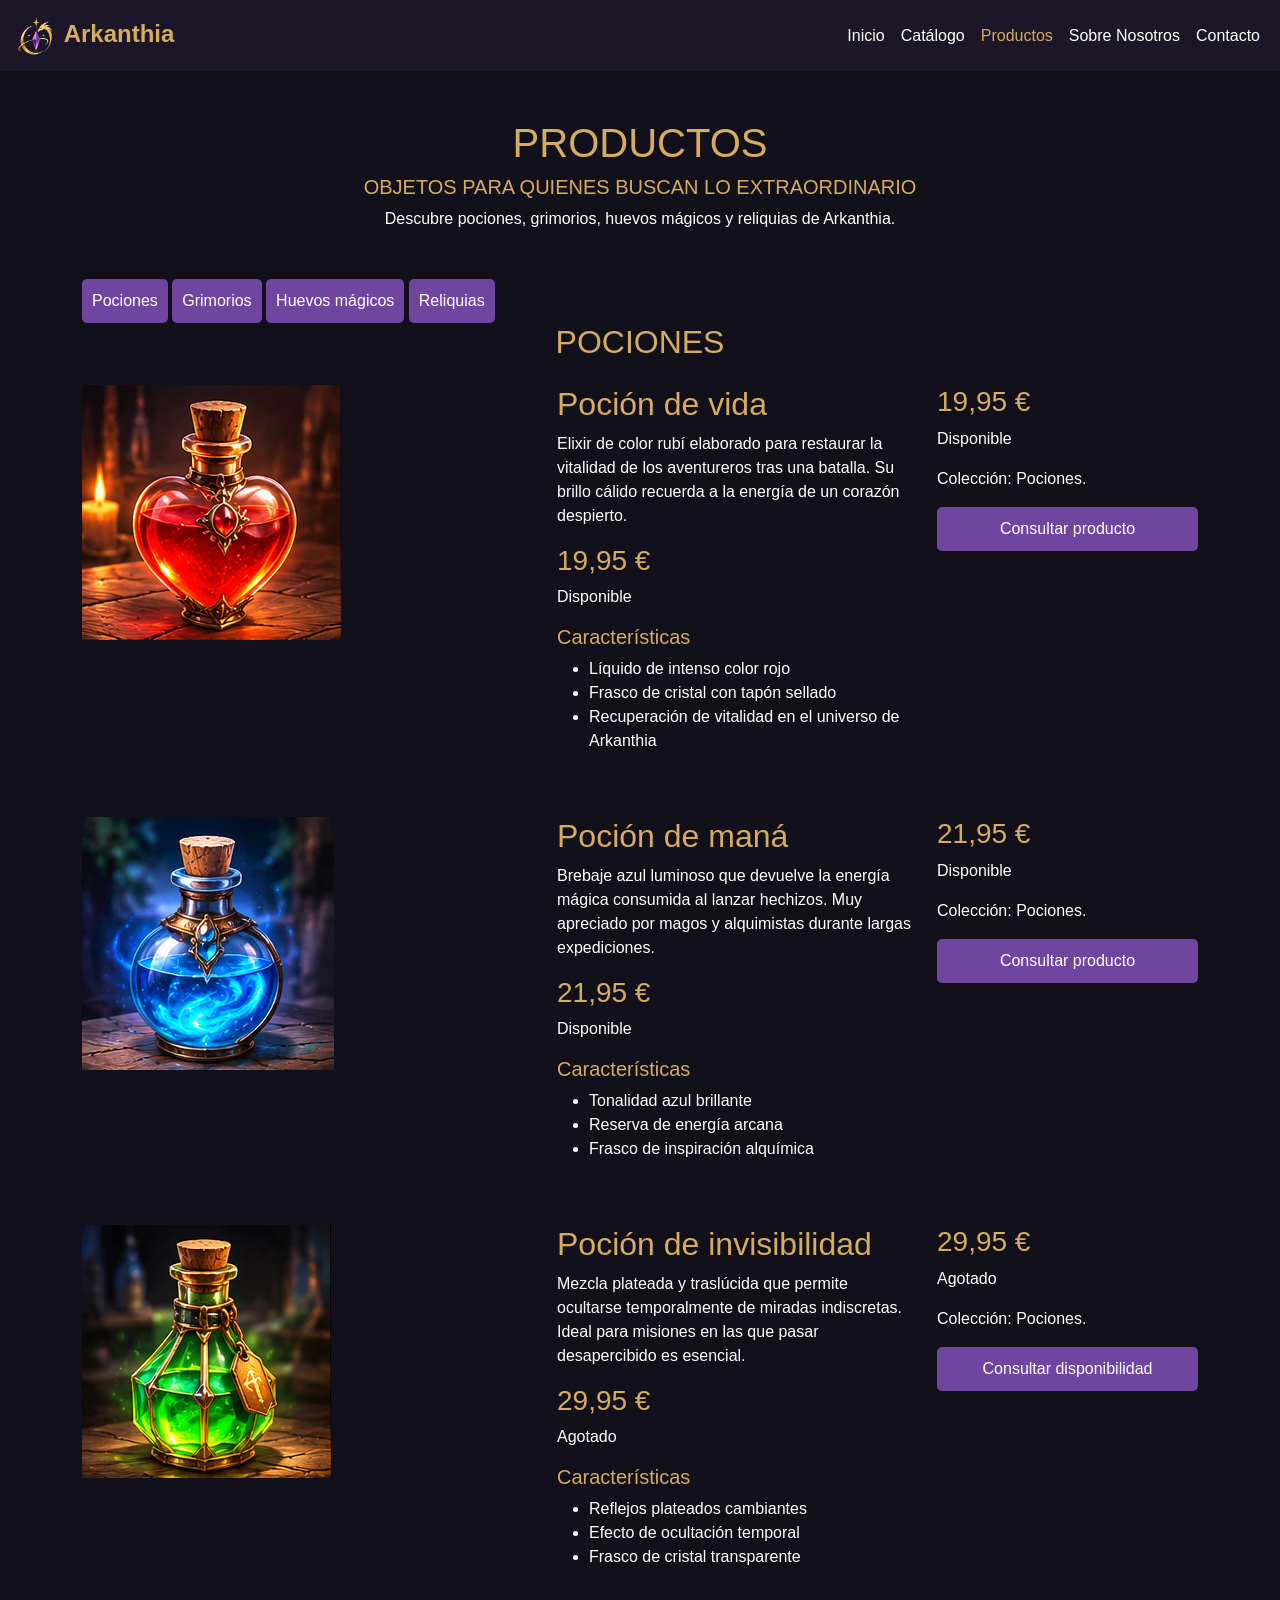
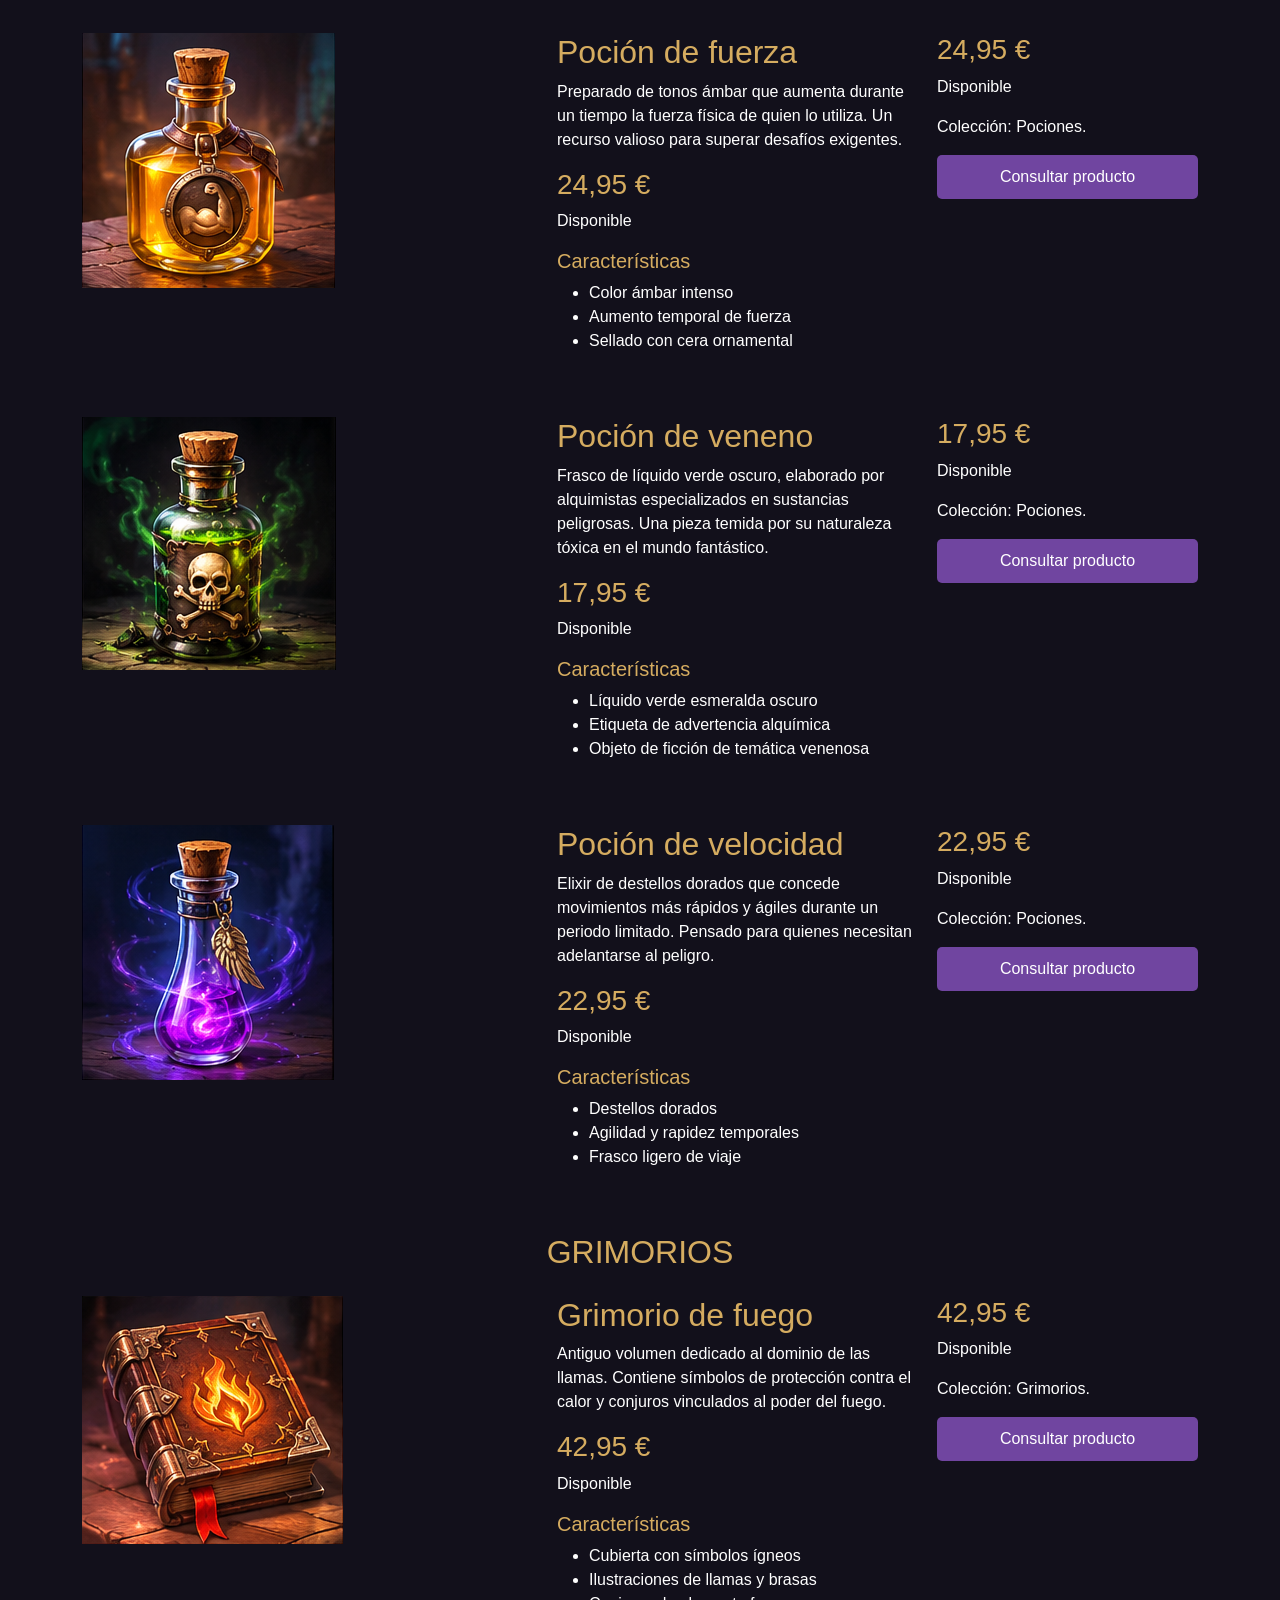
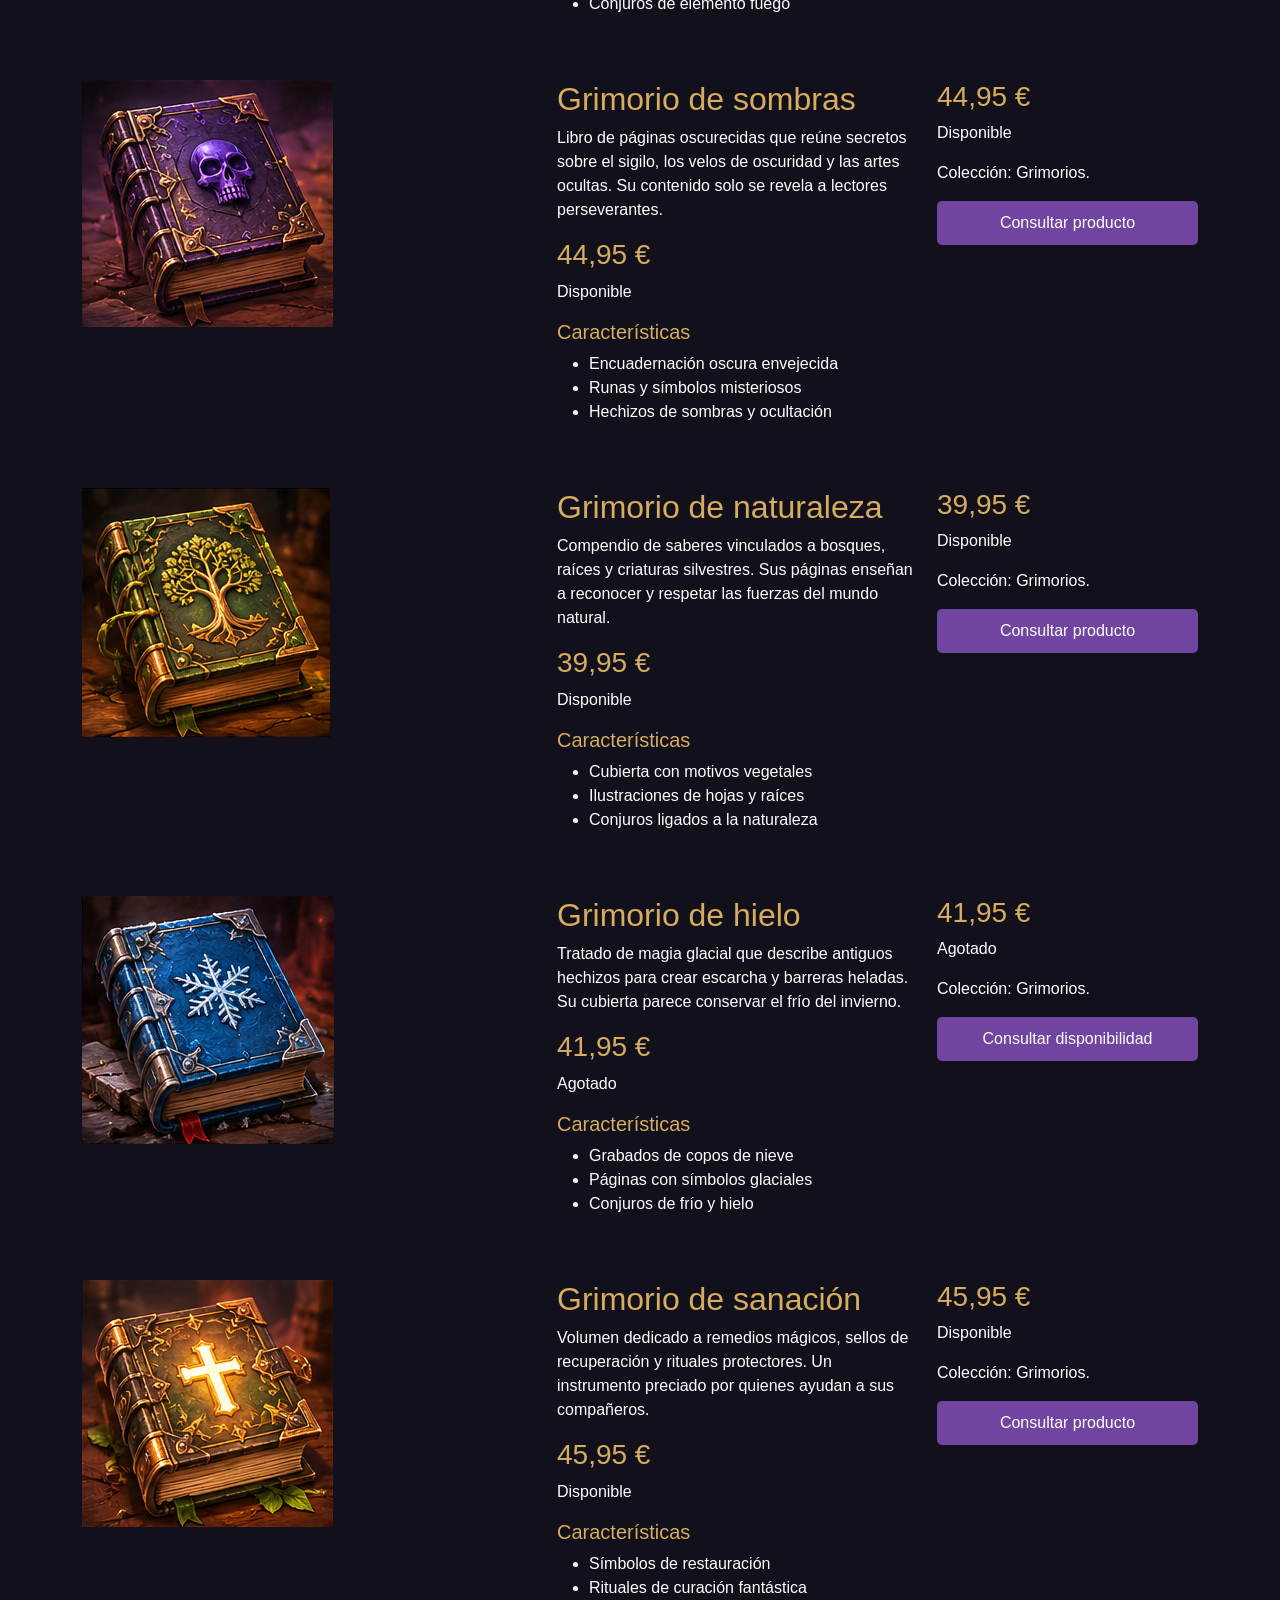
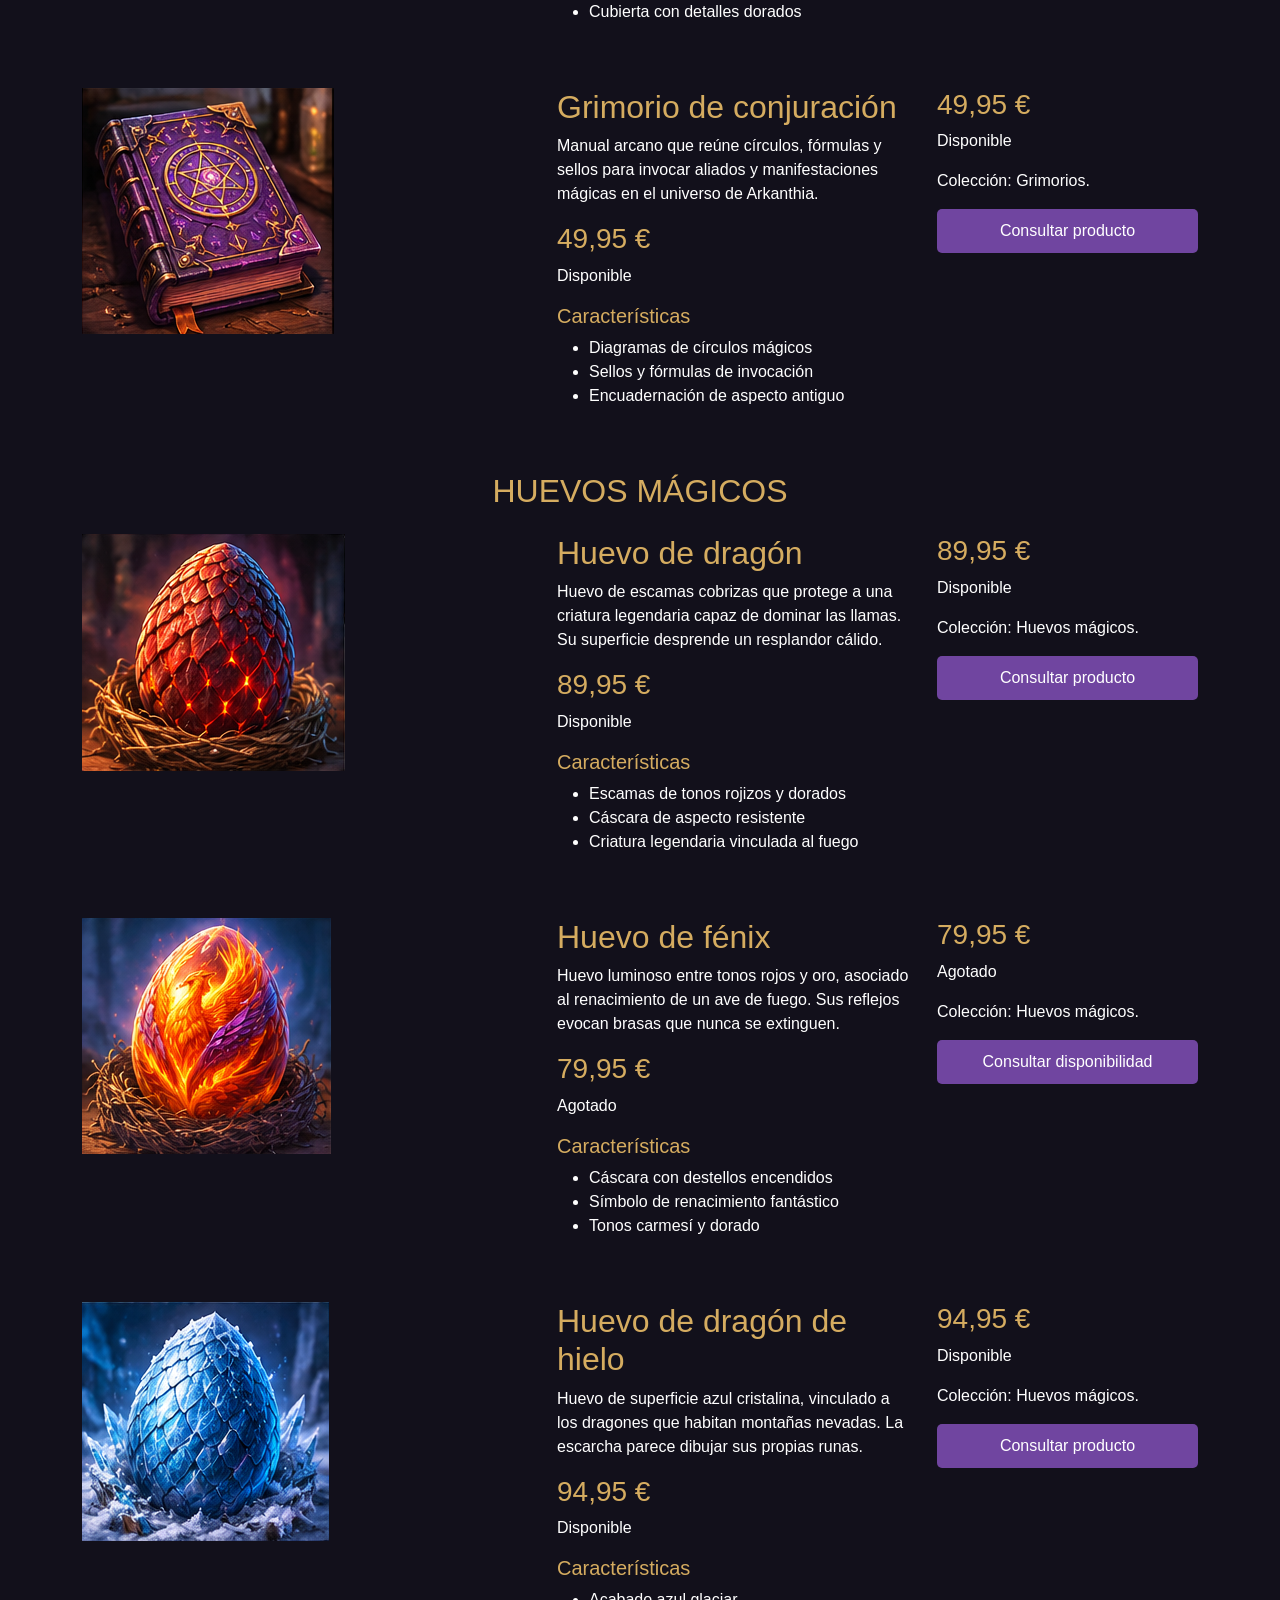
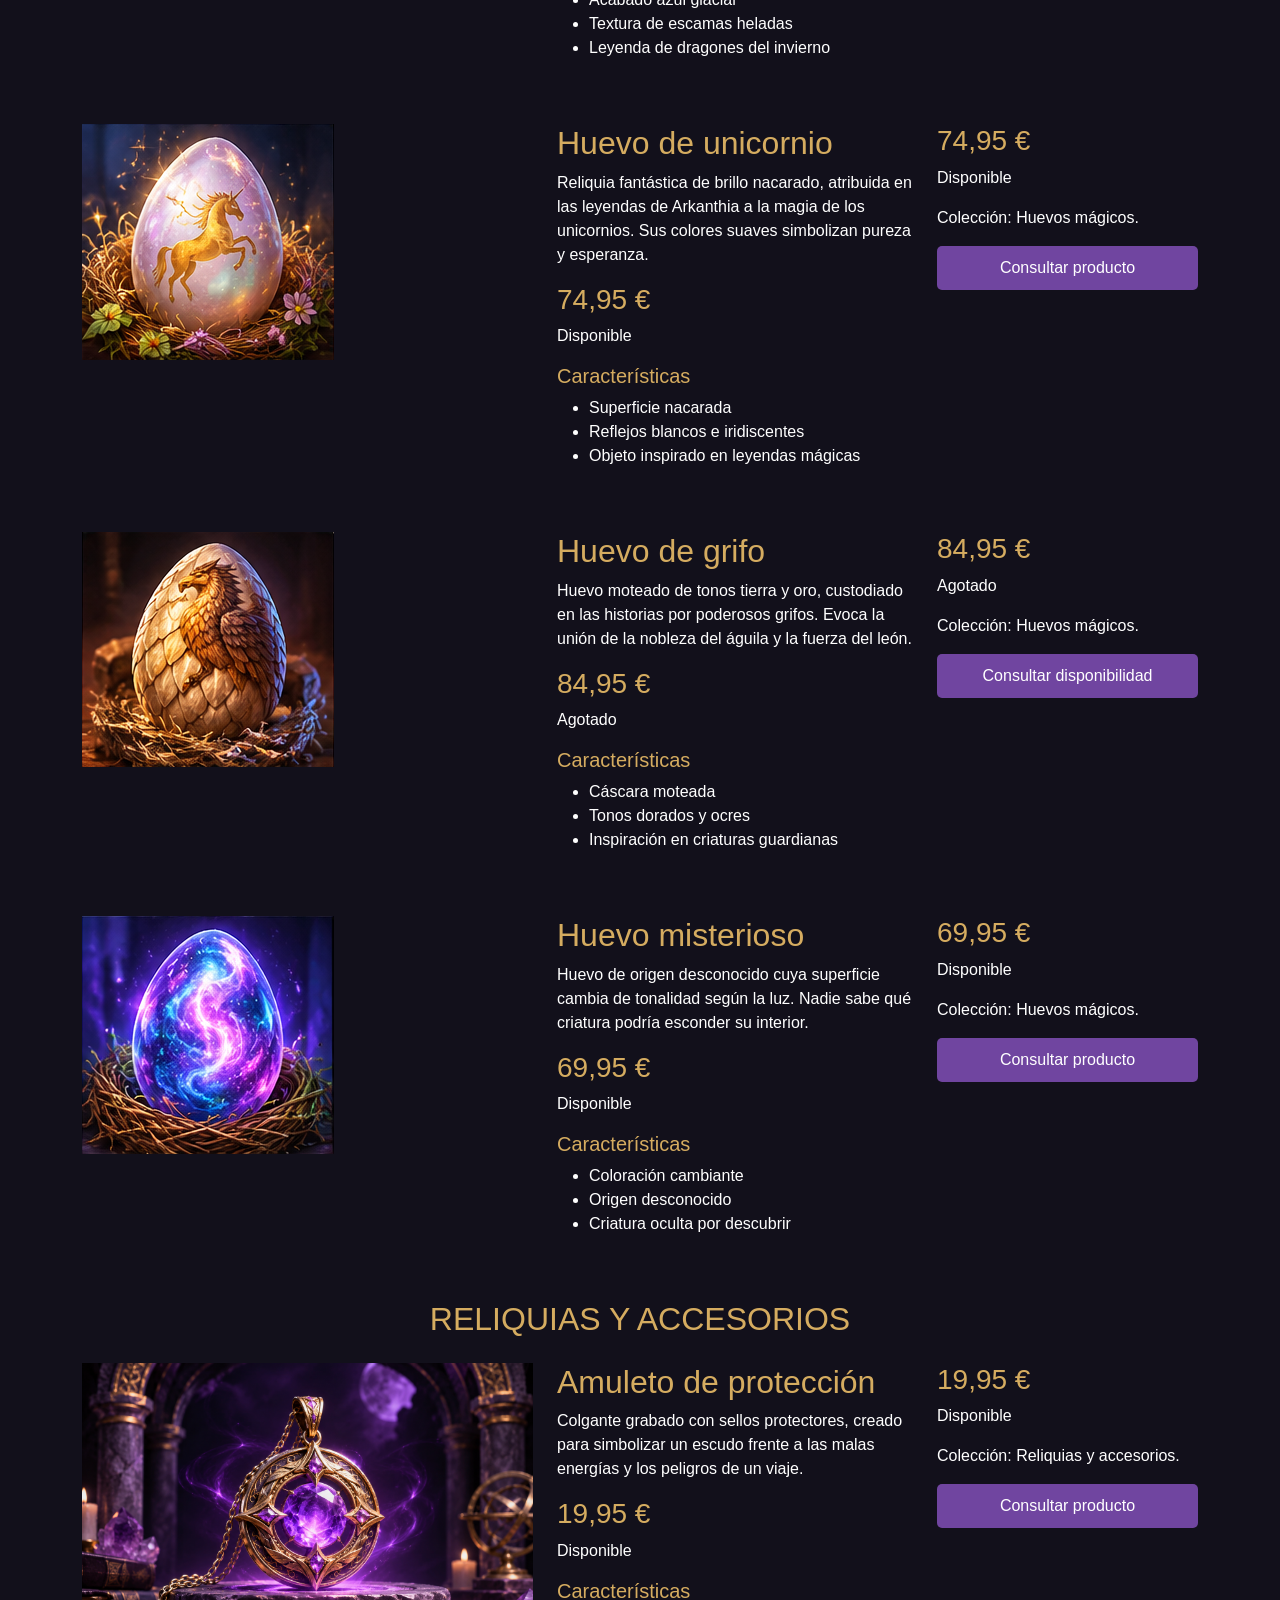
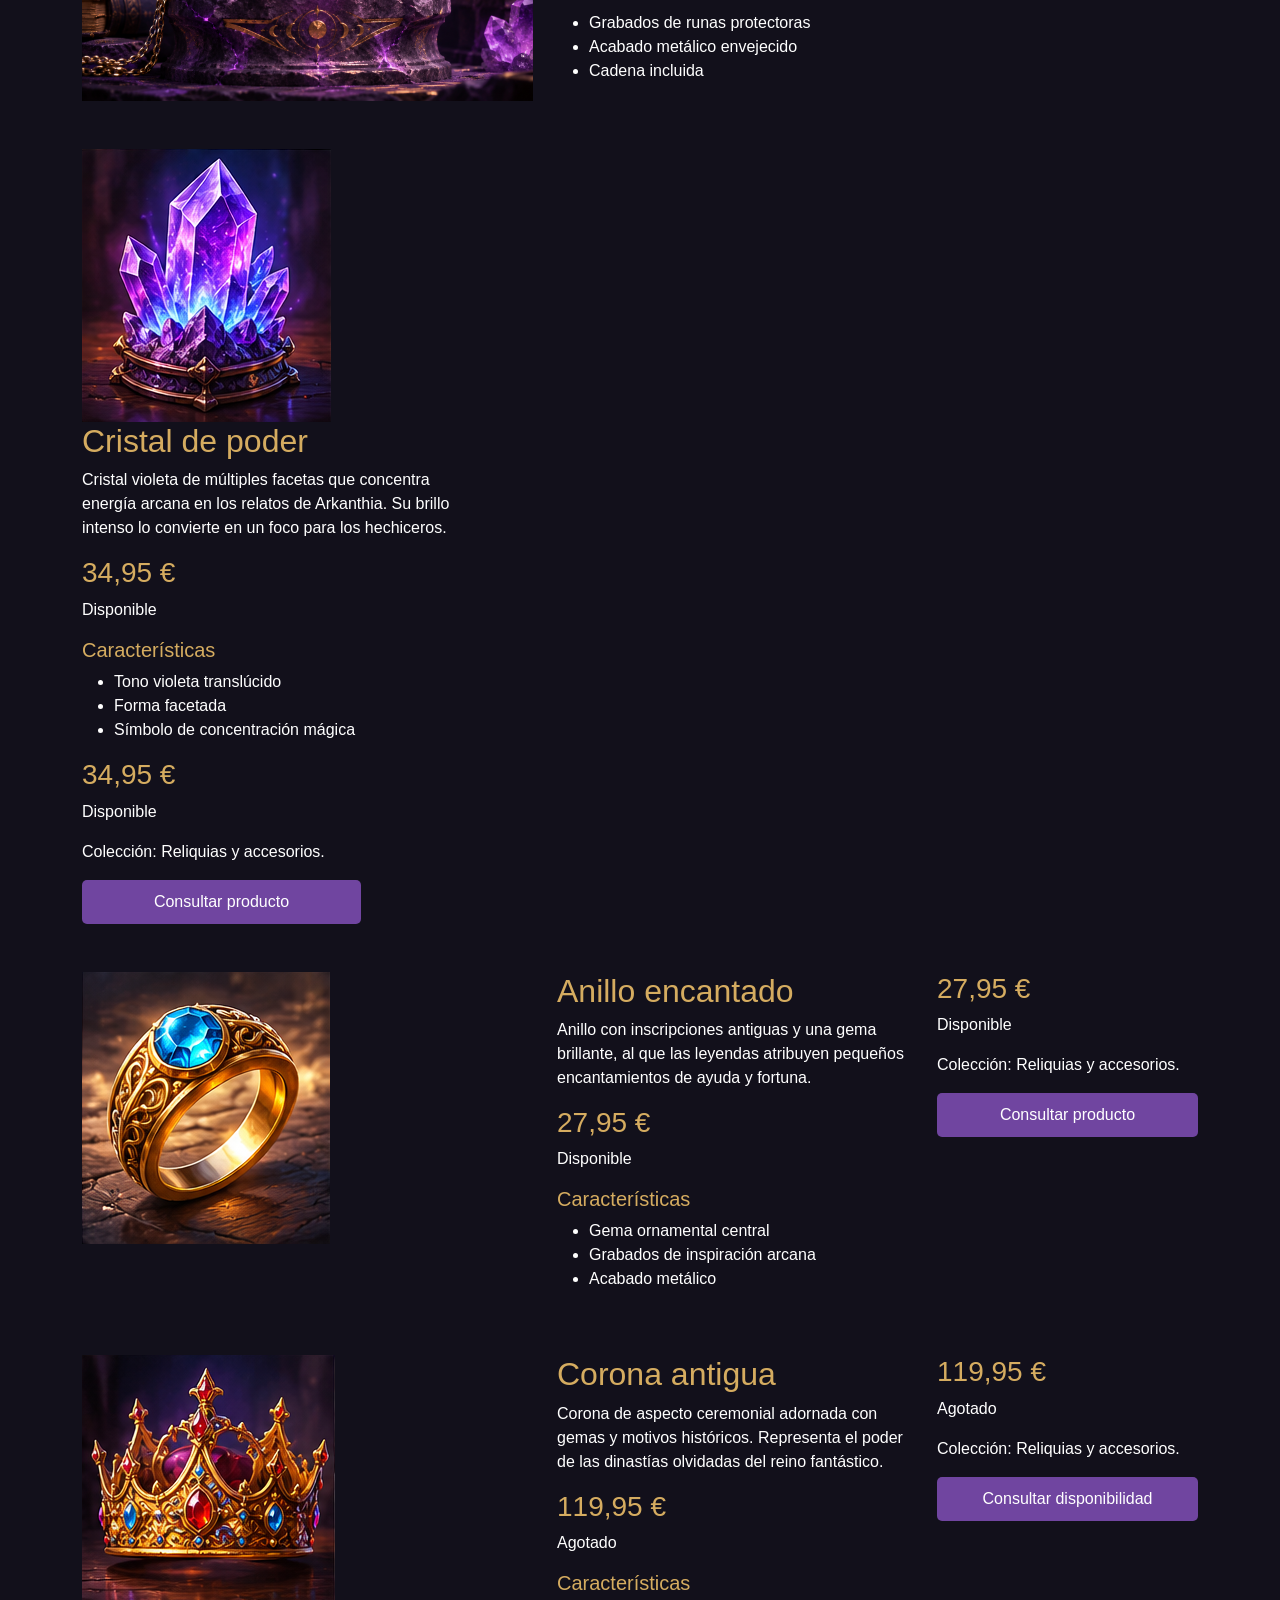
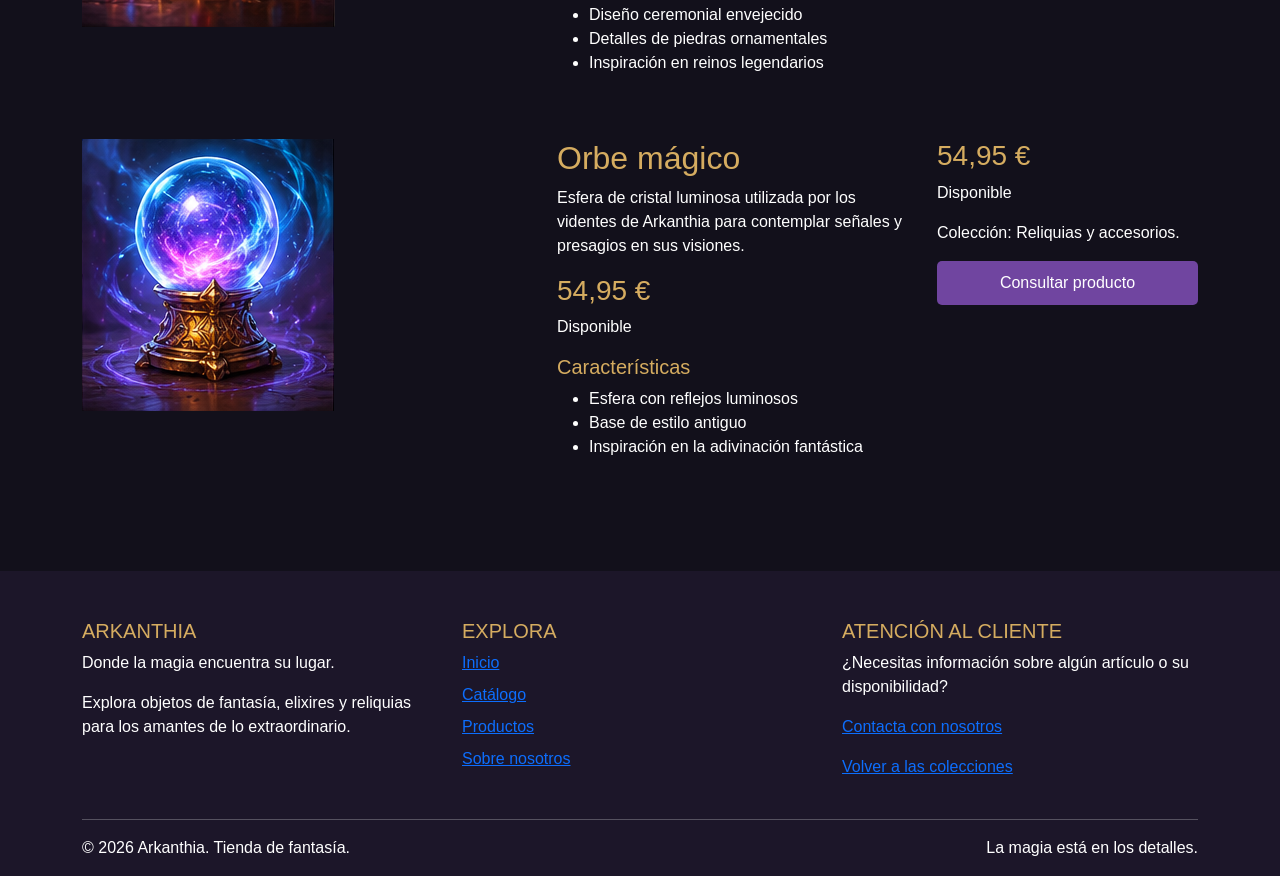
<file: producto.html>
<!DOCTYPE html>
<html lang="es">
    <head>
        <meta charset="utf-8">
        <meta content="width=device-width, initial-scale=1.0" name="viewport">
        <title>Productos | Arkanthia</title>
        <link href="./images/logo.png" rel="shortcut icon" type="image/x-icon">

        <!-- Bootstrap 5 -->
        <link href="https://cdn.jsdelivr.net/npm/bootstrap@5.3.3/dist/css/bootstrap.min.css" rel="stylesheet">

        <!-- CSS  -->
        <link href="./CSS/style.css" rel="stylesheet">
    </head>
<!-- ------------------------------------------------------------------------------------------------------------------------------------------------------------------ -->
    <body class="pagina-productos d-flex flex-column min-vh-100">
        <header>
            <nav class="navbar navbar-expand-lg navbar-dark">
                <div class="container-fluid">
                    <a class="navbar-brand" href="./index.html">
                        <img alt="Logo de Arkanthia" height="45" src="./images/logo.png" width="45">
                        <b>Arkanthia</b>
                    </a>

                    <button aria-controls="menu" aria-expanded="false" aria-label="Abrir menú" class="navbar-toggler" data-bs-target="#menu" data-bs-toggle="collapse" type="button">
                        <span class="navbar-toggler-icon"></span>
                    </button>

                    <div class="collapse navbar-collapse" id="menu">
                        <ul class="navbar-nav ms-auto">
                            <li class="nav-item">
                                <a class="nav-link" href="./index.html">Inicio</a>
                            </li>

                            <li class="nav-item">
                                <a class="nav-link" href="./galeria.html">Catálogo</a>
                            </li>

                            <li class="nav-item">
                                <a aria-current="page" class="nav-link active" href="./productos.html">Productos</a>
                            </li>

                            <li class="nav-item">
                                <a class="nav-link" href="./nosotros.html">Sobre Nosotros</a>
                            </li>

                            <li class="nav-item">
                                <a class="nav-link" href="./contacto.html">Contacto</a>
                            </li>
                        </ul>
                    </div>
                </div>
            </nav>
        </header>
<!-- ----------------------------------------------------------------------------------------------------------------------------------------------------------------------------------- -->
        <main class="container py-5">
            <div class="text-center mb-5">
                <h1>PRODUCTOS</h1>

                <h5>OBJETOS PARA QUIENES BUSCAN LO EXTRAORDINARIO</h5>

                <p class="texto-secundario">Descubre pociones, grimorios, huevos mágicos y reliquias de Arkanthia.</p>
            </div>

            <div class="categorias-productos">
                <a class="btn btn-magia" href="#pociones">Pociones</a>

                <a class="btn btn-magia" href="#grimorios">Grimorios</a>

                <a class="btn btn-magia" href="#huevos">Huevos mágicos</a>

                <a class="btn btn-magia" href="#reliquias">Reliquias</a>
            </div>
<!-- ----------------------------------------------------------------------------------------------- -->
            <!-- Colección: Pociones -->
            <h2 class="text-center mb-4 encabezado-coleccion" id="pociones">POCIONES</h2>

            <!-- Poción de vida: enlace desde la galería -->
            <section class="producto mb-5" id="pocion-vida">
                <div class="row g-4">
                    <!-- Imagen -->
                    <div class="col-12 col-lg-5">
                        <div class="caja-imagen h-100">
                            <img alt="Poción de vida" class="img-fluid" src="./images/vida.png">
                        </div>
                    </div>

                    <!-- Información -->
                    <div class="col-12 col-lg-4">
                        <h2>Poción de vida</h2>

                        <p class="texto-secundario descripcion-producto">Elixir de color rubí elaborado para restaurar la vitalidad de los aventureros tras una batalla. Su brillo cálido recuerda a la energía de un corazón despierto.</p>

                        <h3 class="precio precio-detalle">19,95 €</h3>

                        <p class="disponible">Disponible</p>

                        <h5>Características</h5>

                        <ul>
                            <li>Líquido de intenso color rojo</li>

                            <li>Frasco de cristal con tapón sellado</li>

                            <li>Recuperación de vitalidad en el universo de Arkanthia</li>
                        </ul>
                    </div>

                    <!-- Consulta -->
                    <div class="col-12 col-lg-3">
                        <div class="caja-compra">
                            <h3 class="precio">19,95 €</h3>

                            <p class="disponible">Disponible</p>

                            <p class="texto-secundario">Colección: Pociones.</p>

                            <a class="btn btn-magia w-100" href="./contacto.html">Consultar producto</a>
                        </div>
                    </div>
                </div>
            </section>
<!-- ------------------------------------------------------------------------------------------------ -->
            <!-- Poción de maná: enlace desde la galería -->
            <section class="producto mb-5" id="pocion-mana">
                <div class="row g-4">
                    <!-- Imagen -->
                    <div class="col-12 col-lg-5">
                        <div class="caja-imagen h-100">
                            <img alt="Poción de maná" class="img-fluid" src="./images/mana.png">
                        </div>
                    </div>

                    <!-- Información -->
                    <div class="col-12 col-lg-4">
                        <h2>Poción de maná</h2>

                        <p class="texto-secundario descripcion-producto">Brebaje azul luminoso que devuelve la energía mágica consumida al lanzar hechizos. Muy apreciado por magos y alquimistas durante largas expediciones.</p>

                        <h3 class="precio precio-detalle">21,95 €</h3>

                        <p class="disponible">Disponible</p>

                        <h5>Características</h5>

                        <ul>
                            <li>Tonalidad azul brillante</li>

                            <li>Reserva de energía arcana</li>

                            <li>Frasco de inspiración alquímica</li>
                        </ul>
                    </div>

                    <!-- Consulta -->
                    <div class="col-12 col-lg-3">
                        <div class="caja-compra">
                            <h3 class="precio">21,95 €</h3>

                            <p class="disponible">Disponible</p>

                            <p class="texto-secundario">Colección: Pociones.</p>

                            <a class="btn btn-magia w-100" href="./contacto.html">Consultar producto</a>
                        </div>
                    </div>
                </div>
            </section>
<!-- ------------------------------------------------------------------------------------------------------------------------------------------+ -->
            <!-- Poción de invisibilidad: enlace desde la galería -->
            <section class="producto mb-5" id="pocion-invisibilidad">
                <div class="row g-4">
                    <!-- Imagen -->
                    <div class="col-12 col-lg-5">
                        <div class="caja-imagen h-100">
                            <img alt="Poción de invisibilidad" class="img-fluid" src="./images/invisibilidad.png">
                        </div>
                    </div>

                    <!-- Información -->
                    <div class="col-12 col-lg-4">
                        <h2>Poción de invisibilidad</h2>

                        <p class="texto-secundario descripcion-producto">Mezcla plateada y traslúcida que permite ocultarse temporalmente de miradas indiscretas. Ideal para misiones en las que pasar desapercibido es esencial.</p>

                        <h3 class="precio precio-detalle">29,95 €</h3>

                        <p class="agotado">Agotado</p>

                        <h5>Características</h5>

                        <ul>
                            <li>Reflejos plateados cambiantes</li>

                            <li>Efecto de ocultación temporal</li>

                            <li>Frasco de cristal transparente</li>
                        </ul>
                    </div>

                    <!-- Consulta -->
                    <div class="col-12 col-lg-3">
                        <div class="caja-compra">
                            <h3 class="precio">29,95 €</h3>

                            <p class="agotado">Agotado</p>

                            <p class="texto-secundario">Colección: Pociones.</p>

                            <a class="btn btn-magia w-100" href="./contacto.html">Consultar disponibilidad</a>
                        </div>
                    </div>
                </div>
            </section>
<!-- ----------------------------------------------------------------------------------------------- -->
            <!-- Poción de fuerza: enlace desde la galería -->
            <section class="producto mb-5" id="pocion-fuerza">
                <div class="row g-4">
                    <!-- Imagen -->
                    <div class="col-12 col-lg-5">
                        <div class="caja-imagen h-100">
                            <img alt="Poción de fuerza" class="img-fluid" src="./images/fuerza.png">
                        </div>
                    </div>

                    <!-- Información -->
                    <div class="col-12 col-lg-4">
                        <h2>Poción de fuerza</h2>

                        <p class="texto-secundario descripcion-producto">Preparado de tonos ámbar que aumenta durante un tiempo la fuerza física de quien lo utiliza. Un recurso valioso para superar desafíos exigentes.</p>

                        <h3 class="precio precio-detalle">24,95 €</h3>

                        <p class="disponible">Disponible</p>

                        <h5>Características</h5>

                        <ul>
                            <li>Color ámbar intenso</li>

                            <li>Aumento temporal de fuerza</li>

                            <li>Sellado con cera ornamental</li>
                        </ul>
                    </div>

                    <!-- Consulta -->
                    <div class="col-12 col-lg-3">
                        <div class="caja-compra">
                            <h3 class="precio">24,95 €</h3>

                            <p class="disponible">Disponible</p>

                            <p class="texto-secundario">Colección: Pociones.</p>

                            <a class="btn btn-magia w-100" href="./contacto.html">Consultar producto</a>
                        </div>
                    </div>
                </div>
            </section>

            <!-- Poción de veneno: enlace desde la galería -->
            <section class="producto mb-5" id="pocion-veneno">
                <div class="row g-4">
                    <!-- Imagen -->
                    <div class="col-12 col-lg-5">
                        <div class="caja-imagen h-100">
                            <img alt="Poción de veneno" class="img-fluid" src="./images/veneno.png">
                        </div>
                    </div>

                    <!-- Información -->
                    <div class="col-12 col-lg-4">
                        <h2>Poción de veneno</h2>

                        <p class="texto-secundario descripcion-producto">Frasco de líquido verde oscuro, elaborado por alquimistas especializados en sustancias peligrosas. Una pieza temida por su naturaleza tóxica en el mundo fantástico.</p>

                        <h3 class="precio precio-detalle">17,95 €</h3>

                        <p class="disponible">Disponible</p>

                        <h5>Características</h5>

                        <ul>
                            <li>Líquido verde esmeralda oscuro</li>

                            <li>Etiqueta de advertencia alquímica</li>

                            <li>Objeto de ficción de temática venenosa</li>
                        </ul>
                    </div>

                    <!-- Consulta -->
                    <div class="col-12 col-lg-3">
                        <div class="caja-compra">
                            <h3 class="precio">17,95 €</h3>

                            <p class="disponible">Disponible</p>

                            <p class="texto-secundario">Colección: Pociones.</p>

                            <a class="btn btn-magia w-100" href="./contacto.html">Consultar producto</a>
                        </div>
                    </div>
                </div>
            </section>
<!-- ---------------------------------------------------------------------------------------------- -->
            <!-- Poción de velocidad: enlace desde la galería -->
            <section class="producto mb-5" id="pocion-velocidad">
                <div class="row g-4">
                    <!-- Imagen -->
                    <div class="col-12 col-lg-5">
                        <div class="caja-imagen h-100">
                            <img alt="Poción de velocidad" class="img-fluid" src="./images/velocidad.png">
                        </div>
                    </div>

                    <!-- Información -->
                    <div class="col-12 col-lg-4">
                        <h2>Poción de velocidad</h2>

                        <p class="texto-secundario descripcion-producto">Elixir de destellos dorados que concede movimientos más rápidos y ágiles durante un periodo limitado. Pensado para quienes necesitan adelantarse al peligro.</p>

                        <h3 class="precio precio-detalle">22,95 €</h3>

                        <p class="disponible">Disponible</p>

                        <h5>Características</h5>

                        <ul>
                            <li>Destellos dorados</li>

                            <li>Agilidad y rapidez temporales</li>

                            <li>Frasco ligero de viaje</li>
                        </ul>
                    </div>

                    <!-- Consulta -->
                    <div class="col-12 col-lg-3">
                        <div class="caja-compra">
                            <h3 class="precio">22,95 €</h3>

                            <p class="disponible">Disponible</p>

                            <p class="texto-secundario">Colección: Pociones.</p>

                            <a class="btn btn-magia w-100" href="./contacto.html">Consultar producto</a>
                        </div>
                    </div>
                </div>
            </section>
<!-- ---------------------------------------------------------------------------------------------------------------- -->
            <!-- Colección: Grimorios -->
            <h2 class="text-center mb-4 encabezado-coleccion" id="grimorios">GRIMORIOS</h2>

            <!-- Grimorio de fuego: enlace desde la galería -->
            <section class="producto mb-5" id="grimorio-fuego">
                <div class="row g-4">
                    <!-- Imagen -->
                    <div class="col-12 col-lg-5">
                        <div class="caja-imagen h-100">
                            <img alt="Grimorio de fuego" class="img-fluid" src="./images/fuego.png">
                        </div>
                    </div>

                    <!-- Información -->
                    <div class="col-12 col-lg-4">
                        <h2>Grimorio de fuego</h2>

                        <p class="texto-secundario descripcion-producto">Antiguo volumen dedicado al dominio de las llamas. Contiene símbolos de protección contra el calor y conjuros vinculados al poder del fuego.</p>

                        <h3 class="precio precio-detalle">42,95 €</h3>

                        <p class="disponible">Disponible</p>

                        <h5>Características</h5>

                        <ul>
                            <li>Cubierta con símbolos ígneos</li>

                            <li>Ilustraciones de llamas y brasas</li>

                            <li>Conjuros de elemento fuego</li>
                        </ul>
                    </div>

                    <!-- Consulta -->
                    <div class="col-12 col-lg-3">
                        <div class="caja-compra">
                            <h3 class="precio">42,95 €</h3>

                            <p class="disponible">Disponible</p>

                            <p class="texto-secundario">Colección: Grimorios.</p>

                            <a class="btn btn-magia w-100" href="./contacto.html">Consultar producto</a>
                        </div>
                    </div>
                </div>
            </section>
<!-- --------------------------------------------------------------------------------------------------- -->
            <!-- Grimorio de sombras: enlace desde la galería -->
            <section class="producto mb-5" id="grimorio-sombras">
                <div class="row g-4">
                    <!-- Imagen -->
                    <div class="col-12 col-lg-5">
                        <div class="caja-imagen h-100">
                            <img alt="Grimorio de sombras" class="img-fluid" src="./images/sombras.png">
                        </div>
                    </div>

                    <!-- Información -->
                    <div class="col-12 col-lg-4">
                        <h2>Grimorio de sombras</h2>

                        <p class="texto-secundario descripcion-producto">Libro de páginas oscurecidas que reúne secretos sobre el sigilo, los velos de oscuridad y las artes ocultas. Su contenido solo se revela a lectores perseverantes.</p>

                        <h3 class="precio precio-detalle">44,95 €</h3>

                        <p class="disponible">Disponible</p>

                        <h5>Características</h5>

                        <ul>
                            <li>Encuadernación oscura envejecida</li>

                            <li>Runas y símbolos misteriosos</li>

                            <li>Hechizos de sombras y ocultación</li>
                        </ul>
                    </div>

                    <!-- Consulta -->
                    <div class="col-12 col-lg-3">
                        <div class="caja-compra">
                            <h3 class="precio">44,95 €</h3>

                            <p class="disponible">Disponible</p>

                            <p class="texto-secundario">Colección: Grimorios.</p>

                            <a class="btn btn-magia w-100" href="./contacto.html">Consultar producto</a>
                        </div>
                    </div>
                </div>
            </section>
<!-- ------------------------------------------------------------------------------------------------------------------------------------------------------- -->
            <!-- Grimorio de naturaleza: enlace desde la galería -->
            <section class="producto mb-5" id="grimorio-naturaleza">
                <div class="row g-4">
                    <!-- Imagen -->
                    <div class="col-12 col-lg-5">
                        <div class="caja-imagen h-100">
                            <img alt="Grimorio de naturaleza" class="img-fluid" src="./images/naturaleza.png">
                        </div>
                    </div>

                    <!-- Información -->
                    <div class="col-12 col-lg-4">
                        <h2>Grimorio de naturaleza</h2>

                        <p class="texto-secundario descripcion-producto">Compendio de saberes vinculados a bosques, raíces y criaturas silvestres. Sus páginas enseñan a reconocer y respetar las fuerzas del mundo natural.</p>

                        <h3 class="precio precio-detalle">39,95 €</h3>

                        <p class="disponible">Disponible</p>

                        <h5>Características</h5>

                        <ul>
                            <li>Cubierta con motivos vegetales</li>

                            <li>Ilustraciones de hojas y raíces</li>

                            <li>Conjuros ligados a la naturaleza</li>
                        </ul>
                    </div>

                    <!-- Consulta -->
                    <div class="col-12 col-lg-3">
                        <div class="caja-compra">
                            <h3 class="precio">39,95 €</h3>

                            <p class="disponible">Disponible</p>

                            <p class="texto-secundario">Colección: Grimorios.</p>

                            <a class="btn btn-magia w-100" href="./contacto.html">Consultar producto</a>
                        </div>
                    </div>
                </div>
            </section>
<!-- ------------------------------------------------------------------------------ -->
            <!-- Grimorio de hielo: enlace desde la galería -->
            <section class="producto mb-5" id="grimorio-hielo">
                <div class="row g-4">
                    <!-- Imagen -->
                    <div class="col-12 col-lg-5">
                        <div class="caja-imagen h-100">
                            <img alt="Grimorio de hielo" class="img-fluid" src="./images/hielo.png">
                        </div>
                    </div>

                    <!-- Información -->
                    <div class="col-12 col-lg-4">
                        <h2>Grimorio de hielo</h2>

                        <p class="texto-secundario descripcion-producto">Tratado de magia glacial que describe antiguos hechizos para crear escarcha y barreras heladas. Su cubierta parece conservar el frío del invierno.</p>

                        <h3 class="precio precio-detalle">41,95 €</h3>

                        <p class="agotado">Agotado</p>

                        <h5>Características</h5>

                        <ul>
                            <li>Grabados de copos de nieve</li>

                            <li>Páginas con símbolos glaciales</li>

                            <li>Conjuros de frío y hielo</li>
                        </ul>
                    </div>

                    <!-- Consulta -->
                    <div class="col-12 col-lg-3">
                        <div class="caja-compra">
                            <h3 class="precio">41,95 €</h3>

                            <p class="agotado">Agotado</p>

                            <p class="texto-secundario">Colección: Grimorios.</p>

                            <a class="btn btn-magia w-100" href="./contacto.html">Consultar disponibilidad</a>
                        </div>
                    </div>
                </div>
            </section>
<!-- --------------------------------------------------------------------------------------- -->
            <!-- Grimorio de sanación: enlace desde la galería -->
            <section class="producto mb-5" id="grimorio-sanacion">
                <div class="row g-4">
                    <!-- Imagen -->
                    <div class="col-12 col-lg-5">
                        <div class="caja-imagen h-100">
                            <img alt="Grimorio de sanación" class="img-fluid" src="./images/sanación.png">
                        </div>
                    </div>

                    <!-- Información -->
                    <div class="col-12 col-lg-4">
                        <h2>Grimorio de sanación</h2>

                        <p class="texto-secundario descripcion-producto">Volumen dedicado a remedios mágicos, sellos de recuperación y rituales protectores. Un instrumento preciado por quienes ayudan a sus compañeros.</p>

                        <h3 class="precio precio-detalle">45,95 €</h3>

                        <p class="disponible">Disponible</p>

                        <h5>Características</h5>

                        <ul>
                            <li>Símbolos de restauración</li>

                            <li>Rituales de curación fantástica</li>

                            <li>Cubierta con detalles dorados</li>
                        </ul>
                    </div>

                    <!-- Consulta -->
                    <div class="col-12 col-lg-3">
                        <div class="caja-compra">
                            <h3 class="precio">45,95 €</h3>

                            <p class="disponible">Disponible</p>

                            <p class="texto-secundario">Colección: Grimorios.</p>

                            <a class="btn btn-magia w-100" href="./contacto.html">Consultar producto</a>
                        </div>
                    </div>
                </div>
            </section>
<!-- ---------------------------------------------------------------------------------------------------- -->
            <!-- Grimorio de conjuración: enlace desde la galería -->
            <section class="producto mb-5" id="grimorio-conjuracion">
                <div class="row g-4">
                    <!-- Imagen -->
                     <div class="col-12 col-lg-5">
                        <div class="caja-imagen h-100">
                            <img alt="Grimorio de sanación" class="img-fluid" src="./images/conjuración.png">
                        </div>
                    </div>

                    <!-- Información -->
                    <div class="col-12 col-lg-4">
                        <h2>Grimorio de conjuración</h2>

                        <p class="texto-secundario descripcion-producto">Manual arcano que reúne círculos, fórmulas y sellos para invocar aliados y manifestaciones mágicas en el universo de Arkanthia.</p>

                        <h3 class="precio precio-detalle">49,95 €</h3>

                        <p class="disponible">Disponible</p>

                        <h5>Características</h5>

                        <ul>
                            <li>Diagramas de círculos mágicos</li>

                            <li>Sellos y fórmulas de invocación</li>

                            <li>Encuadernación de aspecto antiguo</li>
                        </ul>
                    </div>

                    <!-- Consulta -->
                    <div class="col-12 col-lg-3">
                        <div class="caja-compra">
                            <h3 class="precio">49,95 €</h3>

                            <p class="disponible">Disponible</p>

                            <p class="texto-secundario">Colección: Grimorios.</p>

                            <a class="btn btn-magia w-100" href="./contacto.html">Consultar producto</a>
                        </div>
                    </div>
                </div>
            </section>
<!-- -------------------------------------------------------------------------------------------- -->
            <!-- Colección: Huevos mágicos -->
            <h2 class="text-center mb-4 encabezado-coleccion" id="huevos">HUEVOS MÁGICOS</h2>

            <!-- Huevo de dragón: enlace desde la galería -->
            <section class="producto mb-5" id="huevo-dragon">
                <div class="row g-4">
                    <!-- Imagen -->
                    <div class="col-12 col-lg-5">
                        <div class="caja-imagen h-100">
                            <img alt="Huevo de dragón" class="img-fluid" src="./images/dragón.png">
                        </div>
                    </div>

                    <!-- Información -->
                    <div class="col-12 col-lg-4">
                        <h2>Huevo de dragón</h2>

                        <p class="texto-secundario descripcion-producto">Huevo de escamas cobrizas que protege a una criatura legendaria capaz de dominar las llamas. Su superficie desprende un resplandor cálido.</p>

                        <h3 class="precio precio-detalle">89,95 €</h3>

                        <p class="disponible">Disponible</p>

                        <h5>Características</h5>

                        <ul>
                            <li>Escamas de tonos rojizos y dorados</li>

                            <li>Cáscara de aspecto resistente</li>

                            <li>Criatura legendaria vinculada al fuego</li>
                        </ul>
                    </div>

                    <!-- Consulta -->
                    <div class="col-12 col-lg-3">
                        <div class="caja-compra">
                            <h3 class="precio">89,95 €</h3>

                            <p class="disponible">Disponible</p>

                            <p class="texto-secundario">Colección: Huevos mágicos.</p>

                            <a class="btn btn-magia w-100" href="./contacto.html">Consultar producto</a>
                        </div>
                    </div>
                </div>
            </section>
<!-- -------------------------------------------------------------------------------------- -->
            <!-- Huevo de fénix: enlace desde la galería -->
            <section class="producto mb-5" id="huevo-fenix">
                <div class="row g-4">
                    <!-- Imagen -->
                    <div class="col-12 col-lg-5">
                        <div class="caja-imagen h-100">
                            <img alt="Huevo de fénix" class="img-fluid" src="./images/fénix.png">
                        </div>
                    </div>

                    <!-- Información -->
                    <div class="col-12 col-lg-4">
                        <h2>Huevo de fénix</h2>

                        <p class="texto-secundario descripcion-producto">Huevo luminoso entre tonos rojos y oro, asociado al renacimiento de un ave de fuego. Sus reflejos evocan brasas que nunca se extinguen.</p>

                        <h3 class="precio precio-detalle">79,95 €</h3>

                        <p class="agotado">Agotado</p>

                        <h5>Características</h5>

                        <ul>
                            <li>Cáscara con destellos encendidos</li>

                            <li>Símbolo de renacimiento fantástico</li>

                            <li>Tonos carmesí y dorado</li>
                        </ul>
                    </div>

                    <!-- Consulta -->
                    <div class="col-12 col-lg-3">
                        <div class="caja-compra">
                            <h3 class="precio">79,95 €</h3>

                            <p class="agotado">Agotado</p>

                            <p class="texto-secundario">Colección: Huevos mágicos.</p>

                            <a class="btn btn-magia w-100" href="./contacto.html">Consultar disponibilidad</a>
                        </div>
                    </div>
                </div>
            </section>
<!-- ------------------------------------------------------------------------------------------- -->
            <!-- Huevo de dragón de hielo: enlace desde la galería -->
            <section class="producto mb-5" id="huevo-dragon-hielo">
                <div class="row g-4">
                    <!-- Imagen -->
                    <div class="col-12 col-lg-5">
                        <div class="caja-imagen h-100">
                            <img alt="Huevo de dragón de hielo" class="img-fluid" src="./images/helado.png">
                        </div>
                    </div>

                    <!-- Información -->
                    <div class="col-12 col-lg-4">
                        <h2>Huevo de dragón de hielo</h2>

                        <p class="texto-secundario descripcion-producto">Huevo de superficie azul cristalina, vinculado a los dragones que habitan montañas nevadas. La escarcha parece dibujar sus propias runas.</p>

                        <h3 class="precio precio-detalle">94,95 €</h3>

                        <p class="disponible">Disponible</p>

                        <h5>Características</h5>

                        <ul>
                            <li>Acabado azul glaciar</li>

                            <li>Textura de escamas heladas</li>

                            <li>Leyenda de dragones del invierno</li>
                        </ul>
                    </div>

                    <!-- Consulta -->
                    <div class="col-12 col-lg-3">
                        <div class="caja-compra">
                            <h3 class="precio">94,95 €</h3>

                            <p class="disponible">Disponible</p>

                            <p class="texto-secundario">Colección: Huevos mágicos.</p>

                            <a class="btn btn-magia w-100" href="./contacto.html">Consultar producto</a>
                        </div>
                    </div>
                </div>
            </section>
<!-- ----------------------------------------------------------------------------------------------- -->
            <!-- Huevo de unicornio: enlace desde la galería -->
            <section class="producto mb-5" id="huevo-unicornio">
                <div class="row g-4">
                    <!-- Imagen -->
                    <div class="col-12 col-lg-5">
                        <div class="caja-imagen h-100">
                            <img alt="Huevo de unicornio" class="img-fluid" src="./images/unicornio.png">
                        </div>
                    </div>

                    <!-- Información -->
                    <div class="col-12 col-lg-4">
                        <h2>Huevo de unicornio</h2>

                        <p class="texto-secundario descripcion-producto">Reliquia fantástica de brillo nacarado, atribuida en las leyendas de Arkanthia a la magia de los unicornios. Sus colores suaves simbolizan pureza y esperanza.</p>

                        <h3 class="precio precio-detalle">74,95 €</h3>

                        <p class="disponible">Disponible</p>

                        <h5>Características</h5>

                        <ul>
                            <li>Superficie nacarada</li>

                            <li>Reflejos blancos e iridiscentes</li>

                            <li>Objeto inspirado en leyendas mágicas</li>
                        </ul>
                    </div>

                    <!-- Consulta -->
                    <div class="col-12 col-lg-3">
                        <div class="caja-compra">
                            <h3 class="precio">74,95 €</h3>

                            <p class="disponible">Disponible</p>

                            <p class="texto-secundario">Colección: Huevos mágicos.</p>

                            <a class="btn btn-magia w-100" href="./contacto.html">Consultar producto</a>
                        </div>
                    </div>
                </div>
            </section>
<!-- ------------------------------------------------------------------------------------ -->
            <!-- Huevo de grifo: enlace desde la galería -->
            <section class="producto mb-5" id="huevo-grifo">
                <div class="row g-4">
                    <!-- Imagen -->
                    <div class="col-12 col-lg-5">
                        <div class="caja-imagen h-100">
                            <img alt="Huevo de grifo" class="img-fluid" src="./images/grifo.png">
                        </div>
                    </div>

                    <!-- Información -->
                    <div class="col-12 col-lg-4">
                        <h2>Huevo de grifo</h2>

                        <p class="texto-secundario descripcion-producto">Huevo moteado de tonos tierra y oro, custodiado en las historias por poderosos grifos. Evoca la unión de la nobleza del águila y la fuerza del león.</p>

                        <h3 class="precio precio-detalle">84,95 €</h3>

                        <p class="agotado">Agotado</p>

                        <h5>Características</h5>

                        <ul>
                            <li>Cáscara moteada</li>

                            <li>Tonos dorados y ocres</li>

                            <li>Inspiración en criaturas guardianas</li>
                        </ul>
                    </div>

                    <!-- Consulta -->
                    <div class="col-12 col-lg-3">
                        <div class="caja-compra">
                            <h3 class="precio">84,95 €</h3>

                            <p class="agotado">Agotado</p>

                            <p class="texto-secundario">Colección: Huevos mágicos.</p>

                            <a class="btn btn-magia w-100" href="./contacto.html">Consultar disponibilidad</a>
                        </div>
                    </div>
                </div>
            </section>
<!-- ----------------------------------------------------------------------------------------- -->
            <!-- Huevo misterioso: enlace desde la galería -->
            <section class="producto mb-5" id="huevo-misterioso">
                <div class="row g-4">
                    <!-- Imagen -->
                    <div class="col-12 col-lg-5">
                        <div class="caja-imagen h-100">
                            <img alt="Huevo misterioso" class="img-fluid" src="./images/misterioso.png">
                        </div>
                    </div>

                    <!-- Información -->
                    <div class="col-12 col-lg-4">
                        <h2>Huevo misterioso</h2>

                        <p class="texto-secundario descripcion-producto">Huevo de origen desconocido cuya superficie cambia de tonalidad según la luz. Nadie sabe qué criatura podría esconder su interior.</p>

                        <h3 class="precio precio-detalle">69,95 €</h3>

                        <p class="disponible">Disponible</p>

                        <h5>Características</h5>

                        <ul>
                            <li>Coloración cambiante</li>

                            <li>Origen desconocido</li>

                            <li>Criatura oculta por descubrir</li>
                        </ul>
                    </div>

                    <!-- Consulta -->
                    <div class="col-12 col-lg-3">
                        <div class="caja-compra">
                            <h3 class="precio">69,95 €</h3>

                            <p class="disponible">Disponible</p>

                            <p class="texto-secundario">Colección: Huevos mágicos.</p>

                            <a class="btn btn-magia w-100" href="./contacto.html">Consultar producto</a>
                        </div>
                    </div>
                </div>
            </section>
<!-- ------------------------------------------------------------------------------------- -->
            <!-- Colección: Reliquias y accesorios -->
            <h2 class="text-center mb-4 encabezado-coleccion" id="reliquias">RELIQUIAS Y ACCESORIOS</h2>

            <!-- Amuleto de protección: enlace desde la galería -->
            <section class="producto mb-5" id="amuleto-proteccion">
                <div class="row g-4">
                    <!-- Imagen -->
                    <div class="col-12 col-lg-5">
                        <div class="caja-imagen h-100">
                            <img alt="Amuleto de protección" class="img-fluid" src="./images/reliquias.png">
                        </div>
                    </div>

                    <!-- Información -->
                    <div class="col-12 col-lg-4">
                        <h2>Amuleto de protección</h2>

                        <p class="texto-secundario descripcion-producto">Colgante grabado con sellos protectores, creado para simbolizar un escudo frente a las malas energías y los peligros de un viaje.</p>

                        <h3 class="precio precio-detalle">19,95 €</h3>

                        <p class="disponible">Disponible</p>

                        <h5>Características</h5>

                        <ul>
                            <li>Grabados de runas protectoras</li>

                            <li>Acabado metálico envejecido</li>

                            <li>Cadena incluida</li>
                        </ul>
                    </div>

                    <!-- Consulta -->
                    <div class="col-12 col-lg-3">
                        <div class="caja-compra">
                            <h3 class="precio">19,95 €</h3>

                            <p class="disponible">Disponible</p>

                            <p class="texto-secundario">Colección: Reliquias y accesorios.</p>

                            <a class="btn btn-magia w-100" href="./contacto.html">Consultar producto</a>
                        </div>
                    </div>
                </div>
            </section>
<!-- ------------------------------------------------------------------------------------------------------------- -->
            <!-- Cristal de poder: enlace desde la galería -->
            <section class="producto mb-5" id="cristal-poder">
                <div class="row g-4">
                    <!-- Imagen -->
                     <div class="col-12 col-lg-5">
                        <div class="caja-imagen h-100">
                            <img alt="Grimorio de sanación" class="img-fluid" src="./images/cristal.png">
                        </div>
                    </div>
                    </div>

                    <!-- Información -->
                    <div class="col-12 col-lg-4">
                        <h2>Cristal de poder</h2>

                        <p class="texto-secundario descripcion-producto">Cristal violeta de múltiples facetas que concentra energía arcana en los relatos de Arkanthia. Su brillo intenso lo convierte en un foco para los hechiceros.</p>

                        <h3 class="precio precio-detalle">34,95 €</h3>

                        <p class="disponible">Disponible</p>

                        <h5>Características</h5>

                        <ul>
                            <li>Tono violeta translúcido</li>

                            <li>Forma facetada</li>

                            <li>Símbolo de concentración mágica</li>
                        </ul>
                    </div>

                    <!-- Consulta -->
                    <div class="col-12 col-lg-3">
                        <div class="caja-compra">
                            <h3 class="precio">34,95 €</h3>

                            <p class="disponible">Disponible</p>

                            <p class="texto-secundario">Colección: Reliquias y accesorios.</p>

                            <a class="btn btn-magia w-100" href="./contacto.html">Consultar producto</a>
                        </div>
                    </div>
                </div>
            </section>
<!-- ------------------------------------------------------------------------------------ -->
            <!-- Anillo encantado: enlace desde la galería -->
            <section class="producto mb-5" id="anillo-encantado">
                <div class="row g-4">
                    <!-- Imagen -->
                     <div class="col-12 col-lg-5">
                        <div class="caja-imagen h-100">
                            <img alt="Grimorio de sanación" class="img-fluid" src="./images/anillo.png">
                        </div>
                    </div>

                    <!-- Información -->
                    <div class="col-12 col-lg-4">
                        <h2>Anillo encantado</h2>

                        <p class="texto-secundario descripcion-producto">Anillo con inscripciones antiguas y una gema brillante, al que las leyendas atribuyen pequeños encantamientos de ayuda y fortuna.</p>

                        <h3 class="precio precio-detalle">27,95 €</h3>

                        <p class="disponible">Disponible</p>

                        <h5>Características</h5>

                        <ul>
                            <li>Gema ornamental central</li>

                            <li>Grabados de inspiración arcana</li>

                            <li>Acabado metálico</li>
                        </ul>
                    </div>

                    <!-- Consulta -->
                    <div class="col-12 col-lg-3">
                        <div class="caja-compra">
                            <h3 class="precio">27,95 €</h3>

                            <p class="disponible">Disponible</p>

                            <p class="texto-secundario">Colección: Reliquias y accesorios.</p>

                            <a class="btn btn-magia w-100" href="./contacto.html">Consultar producto</a>
                        </div>
                    </div>
                </div>
            </section>
<!-- ----------------------------------------------------------------- -->
            <!-- Corona antigua: enlace desde la galería -->
            <section class="producto mb-5" id="corona-antigua">
                <div class="row g-4">
                    <!-- Imagen -->
                     <div class="col-12 col-lg-5">
                        <div class="caja-imagen h-100">
                            <img alt="Grimorio de sanación" class="img-fluid" src="./images/corona.png">
                        </div>
                    </div>

                    <!-- Información -->
                    <div class="col-12 col-lg-4">
                        <h2>Corona antigua</h2>

                        <p class="texto-secundario descripcion-producto">Corona de aspecto ceremonial adornada con gemas y motivos históricos. Representa el poder de las dinastías olvidadas del reino fantástico.</p>

                        <h3 class="precio precio-detalle">119,95 €</h3>

                        <p class="agotado">Agotado</p>

                        <h5>Características</h5>

                        <ul>
                            <li>Diseño ceremonial envejecido</li>

                            <li>Detalles de piedras ornamentales</li>

                            <li>Inspiración en reinos legendarios</li>
                        </ul>
                    </div>

                    <!-- Consulta -->
                    <div class="col-12 col-lg-3">
                        <div class="caja-compra">
                            <h3 class="precio">119,95 €</h3>

                            <p class="agotado">Agotado</p>

                            <p class="texto-secundario">Colección: Reliquias y accesorios.</p>

                            <a class="btn btn-magia w-100" href="./contacto.html">Consultar disponibilidad</a>
                        </div>
                    </div>
                </div>
            </section>

            <!-- Orbe mágico: enlace desde la galería -->
            <section class="producto mb-5" id="orbe-magico">
                <div class="row g-4">
                    <!-- Imagen -->
                    <div class="col-12 col-lg-5">
                        <div class="caja-imagen h-100">
                            <img alt="Orbe mágico" class="img-fluid" src="./images/orbe.png">
                        </div>
                    </div>

                    <!-- Información -->
                    <div class="col-12 col-lg-4">
                        <h2>Orbe mágico</h2>

                        <p class="texto-secundario descripcion-producto">Esfera de cristal luminosa utilizada por los videntes de Arkanthia para contemplar señales y presagios en sus visiones.</p>

                        <h3 class="precio precio-detalle">54,95 €</h3>

                        <p class="disponible">Disponible</p>

                        <h5>Características</h5>

                        <ul>
                            <li>Esfera con reflejos luminosos</li>

                            <li>Base de estilo antiguo</li>

                            <li>Inspiración en la adivinación fantástica</li>
                        </ul>
                    </div>

                    <!-- Consulta -->
                    <div class="col-12 col-lg-3">
                        <div class="caja-compra">
                            <h3 class="precio">54,95 €</h3>

                            <p class="disponible">Disponible</p>

                            <p class="texto-secundario">Colección: Reliquias y accesorios.</p>

                            <a class="btn btn-magia w-100" href="./contacto.html">Consultar producto</a>
                        </div>
                    </div>
                </div>
            </section>
        </main>

        <footer class="footer-tienda mt-auto pt-5 pb-3">
            <div class="container">
                <div class="row g-4 mb-4">
                    <div class="col-12 col-lg-4">
                        <h5>ARKANTHIA</h5>

                        <p class="texto-secundario">Donde la magia encuentra su lugar.</p>

                        <p class="texto-secundario">Explora objetos de fantasía, elixires y reliquias para los amantes de lo extraordinario.</p>
                    </div>

                    <div class="col-12 col-md-6 col-lg-4">
                        <h5>EXPLORA</h5>

                        <ul class="list-unstyled">
                            <li class="mb-2">
                                <a href="./index.html">Inicio</a>
                            </li>

                            <li class="mb-2">
                                <a href="./galeria.html">Catálogo</a>
                            </li>

                            <li class="mb-2">
                                <a href="./productos.html">Productos</a>
                            </li>

                            <li class="mb-2">
                                <a href="./nosotros.html">Sobre nosotros</a>
                            </li>
                        </ul>
                    </div>

                    <div class="col-12 col-md-6 col-lg-4">
                        <h5>ATENCIÓN AL CLIENTE</h5>

                        <p class="texto-secundario">¿Necesitas información sobre algún artículo o su disponibilidad?</p>

                        <p>
                            <a href="#">Contacta con nosotros</a>
                        </p>

                        <p>
                            <a href="#pociones">Volver a las colecciones</a>
                        </p>
                    </div>
                </div>

                <hr>

                <div class="row g-2">
                    <div class="col-12 col-md-6">
                        <p class="texto-secundario mb-0">© 2026 Arkanthia. Tienda de fantasía.</p>
                    </div>

                    <div class="col-12 col-md-6 text-md-end">
                        <p class="texto-secundario mb-0">La magia está en los detalles.</p>
                    </div>
                </div>
            </div>
        </footer>

        <!-- JavaScript de Bootstrap para el menú responsive -->
        <script src="https://cdn.jsdelivr.net/npm/bootstrap@5.3.3/dist/js/bootstrap.bundle.min.js"></script>
    </body>
</html>
</file>
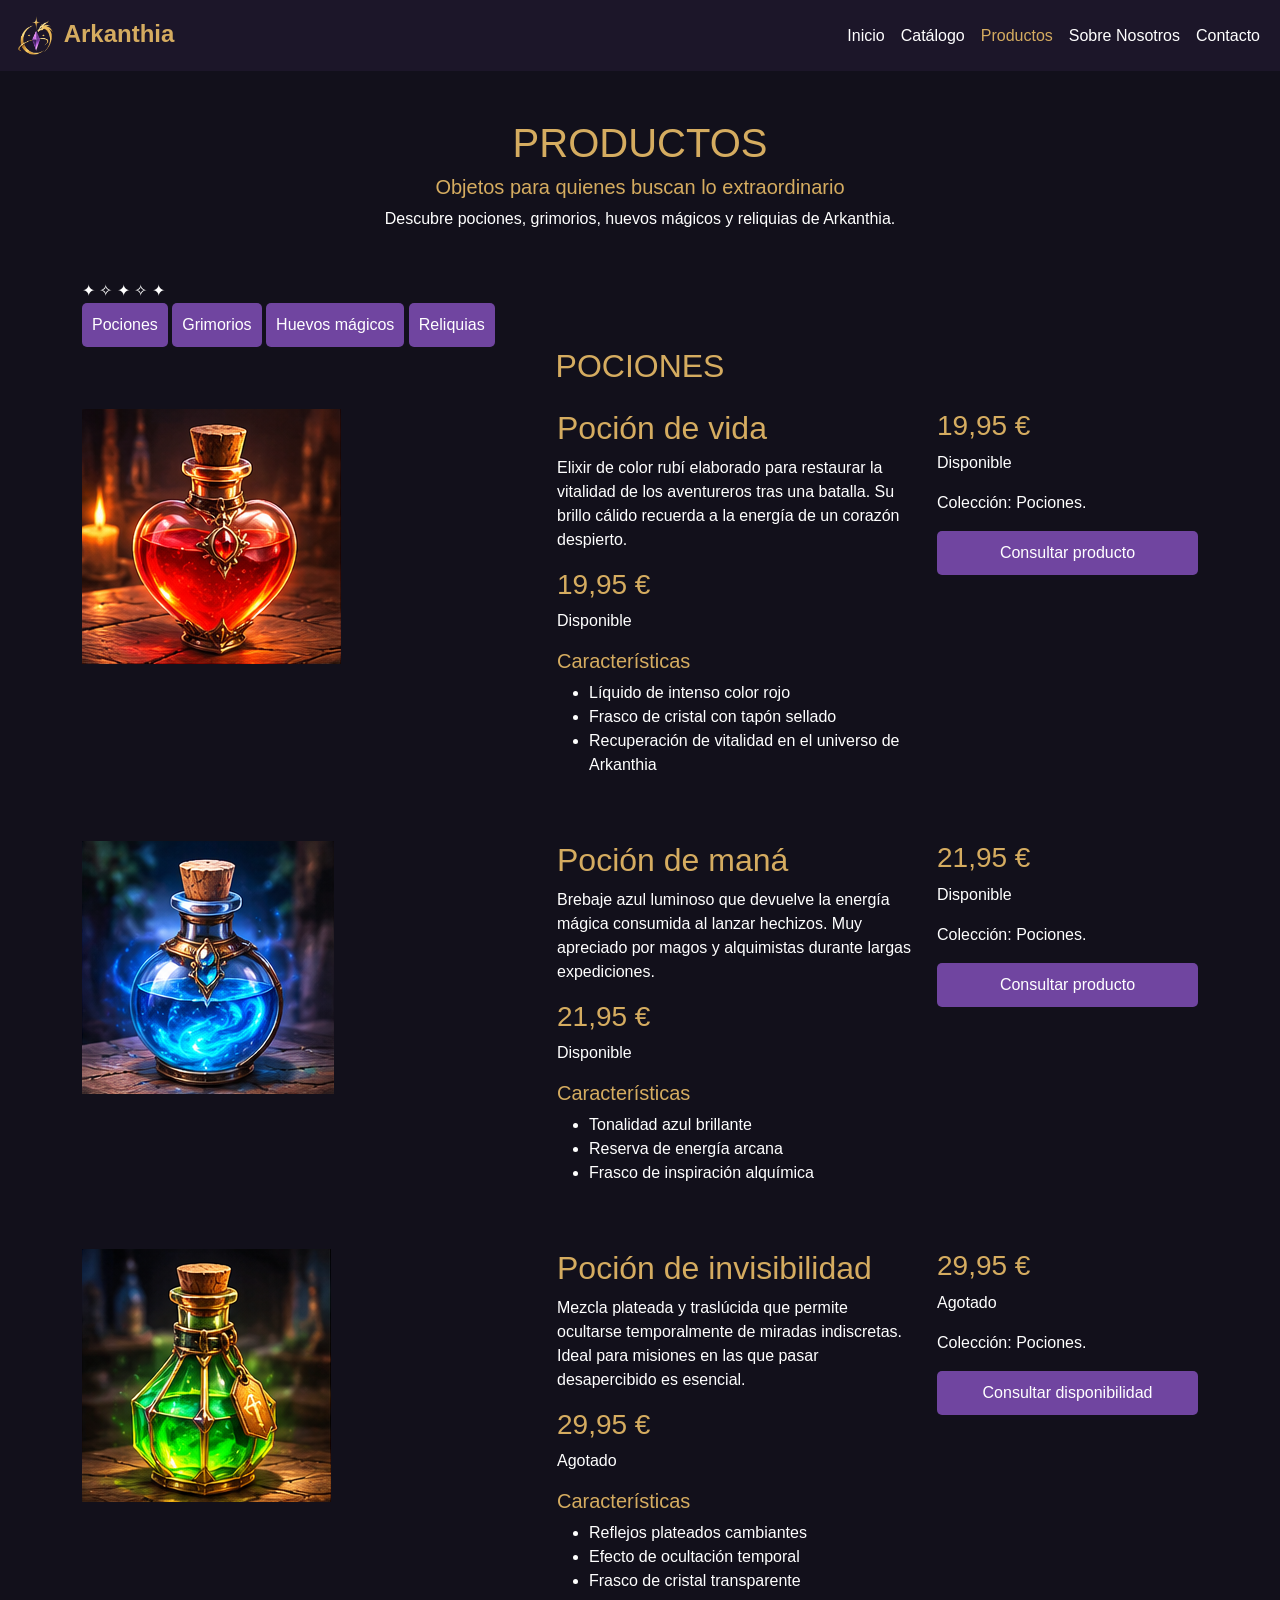
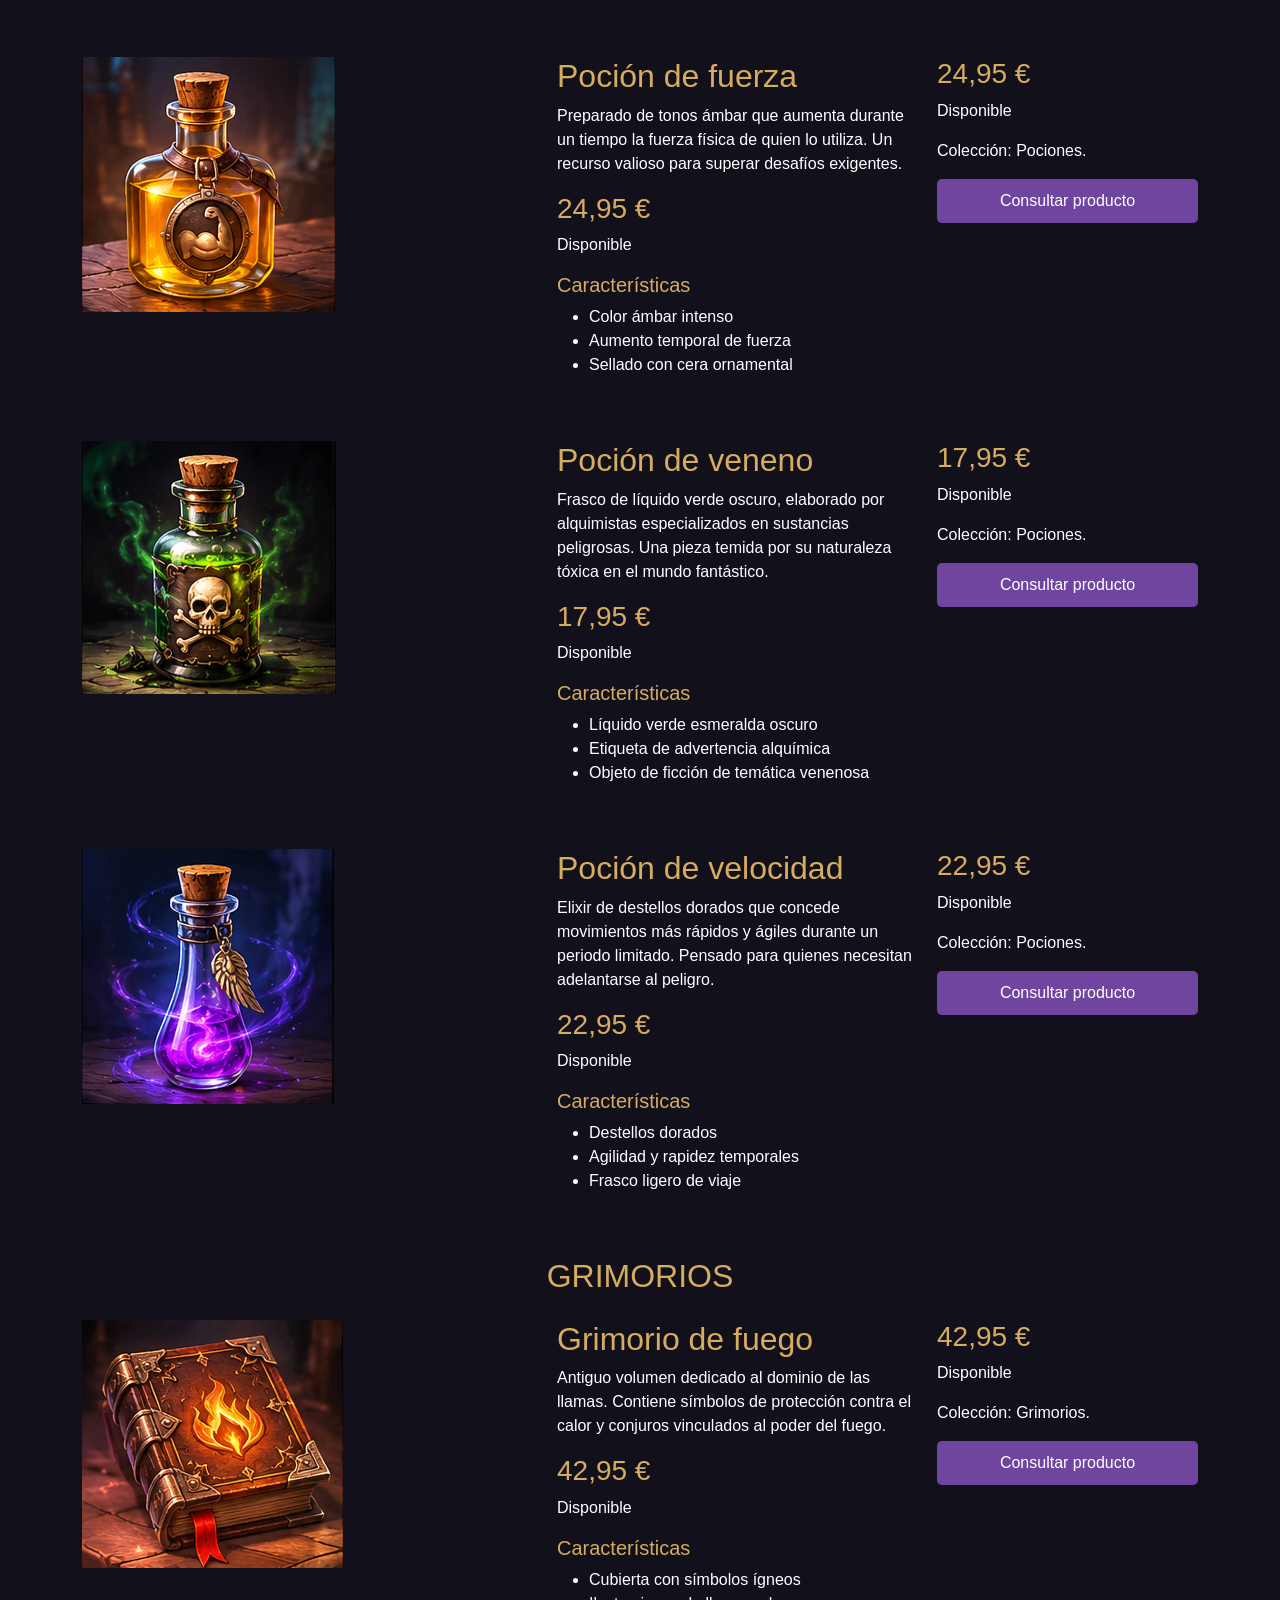
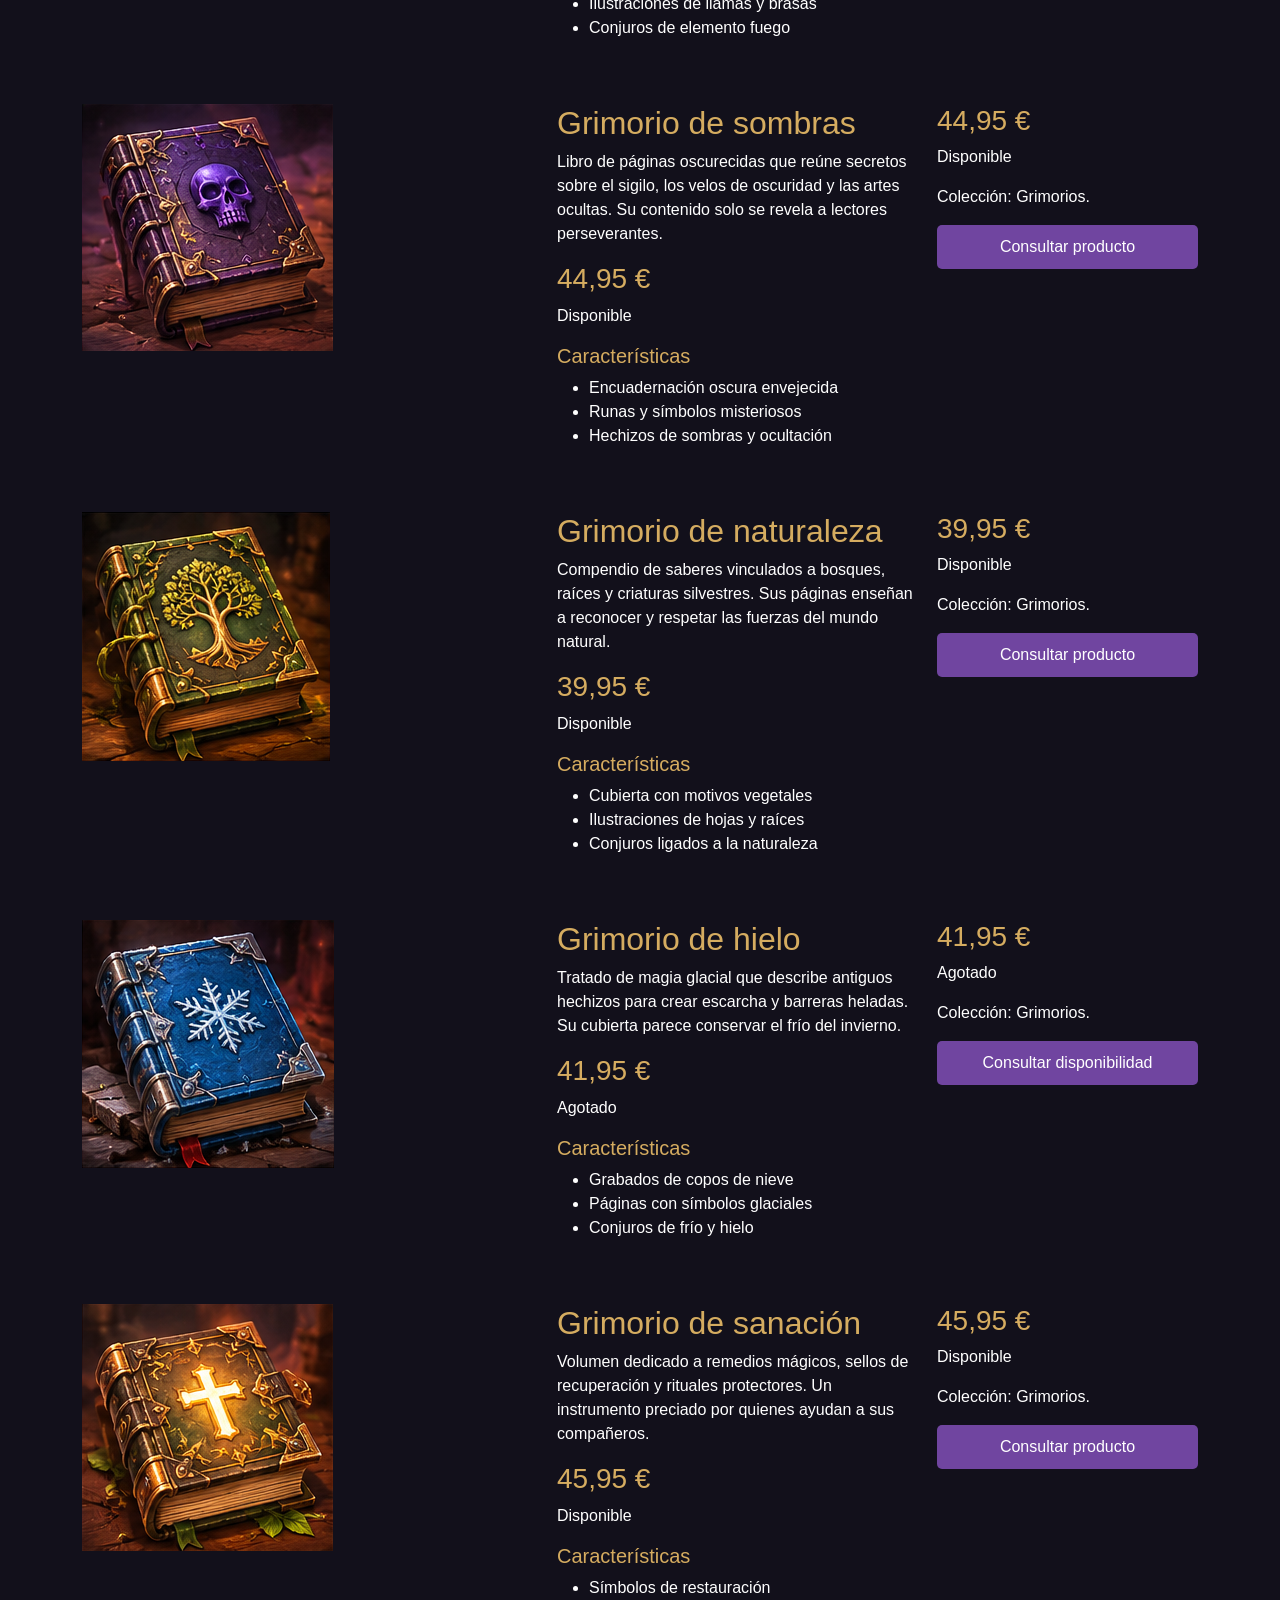
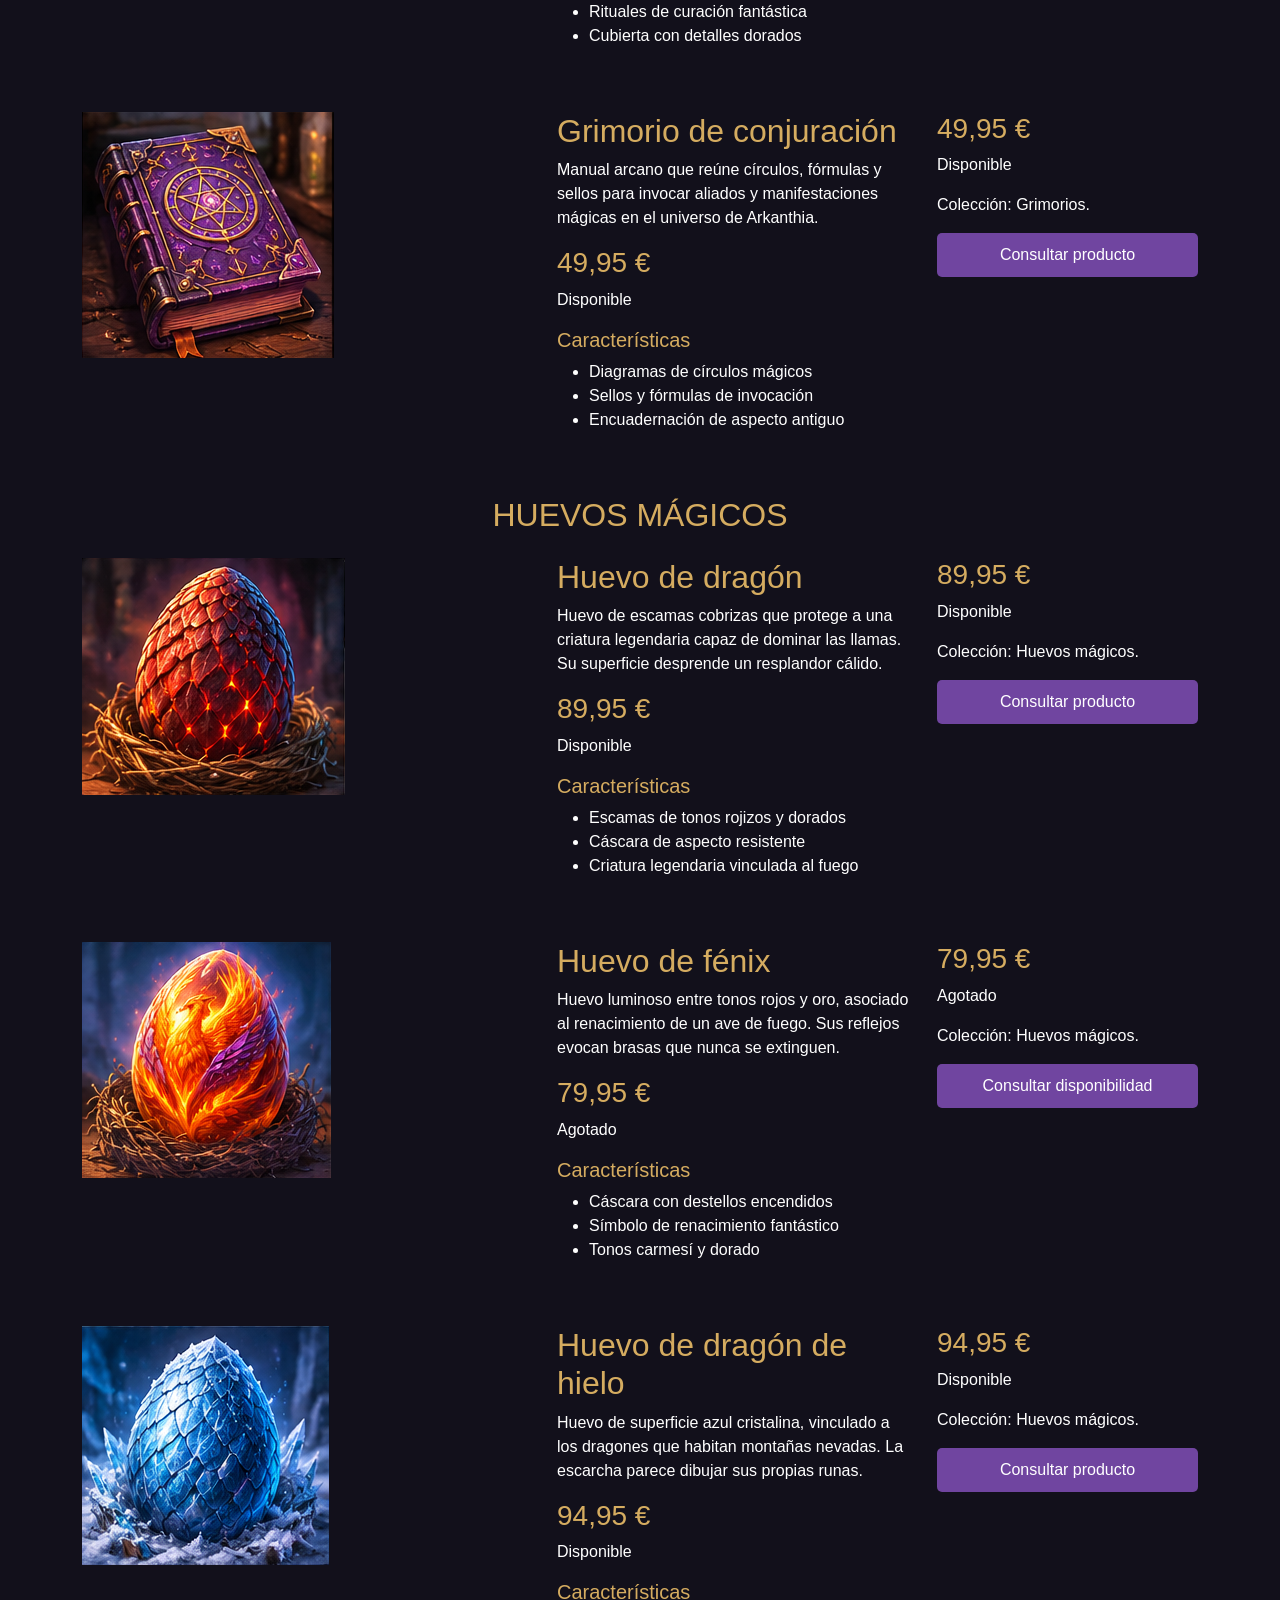
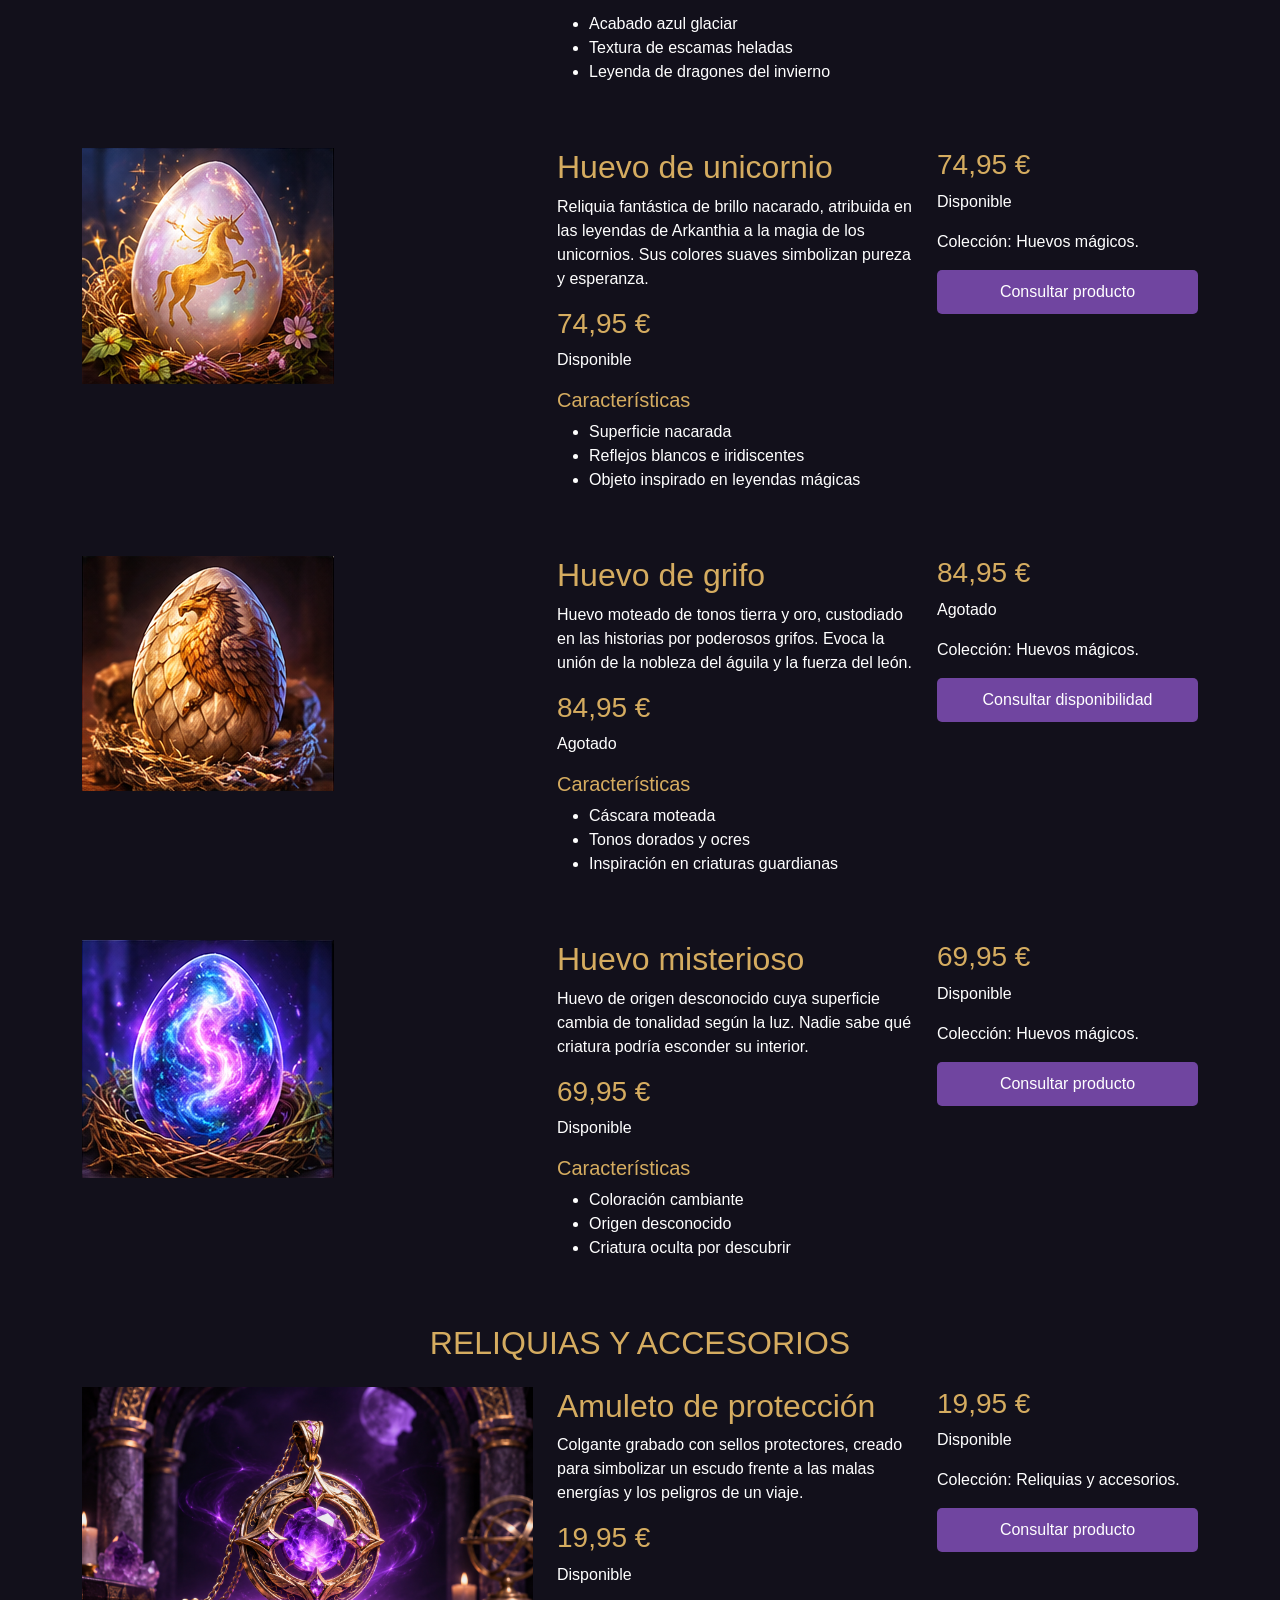
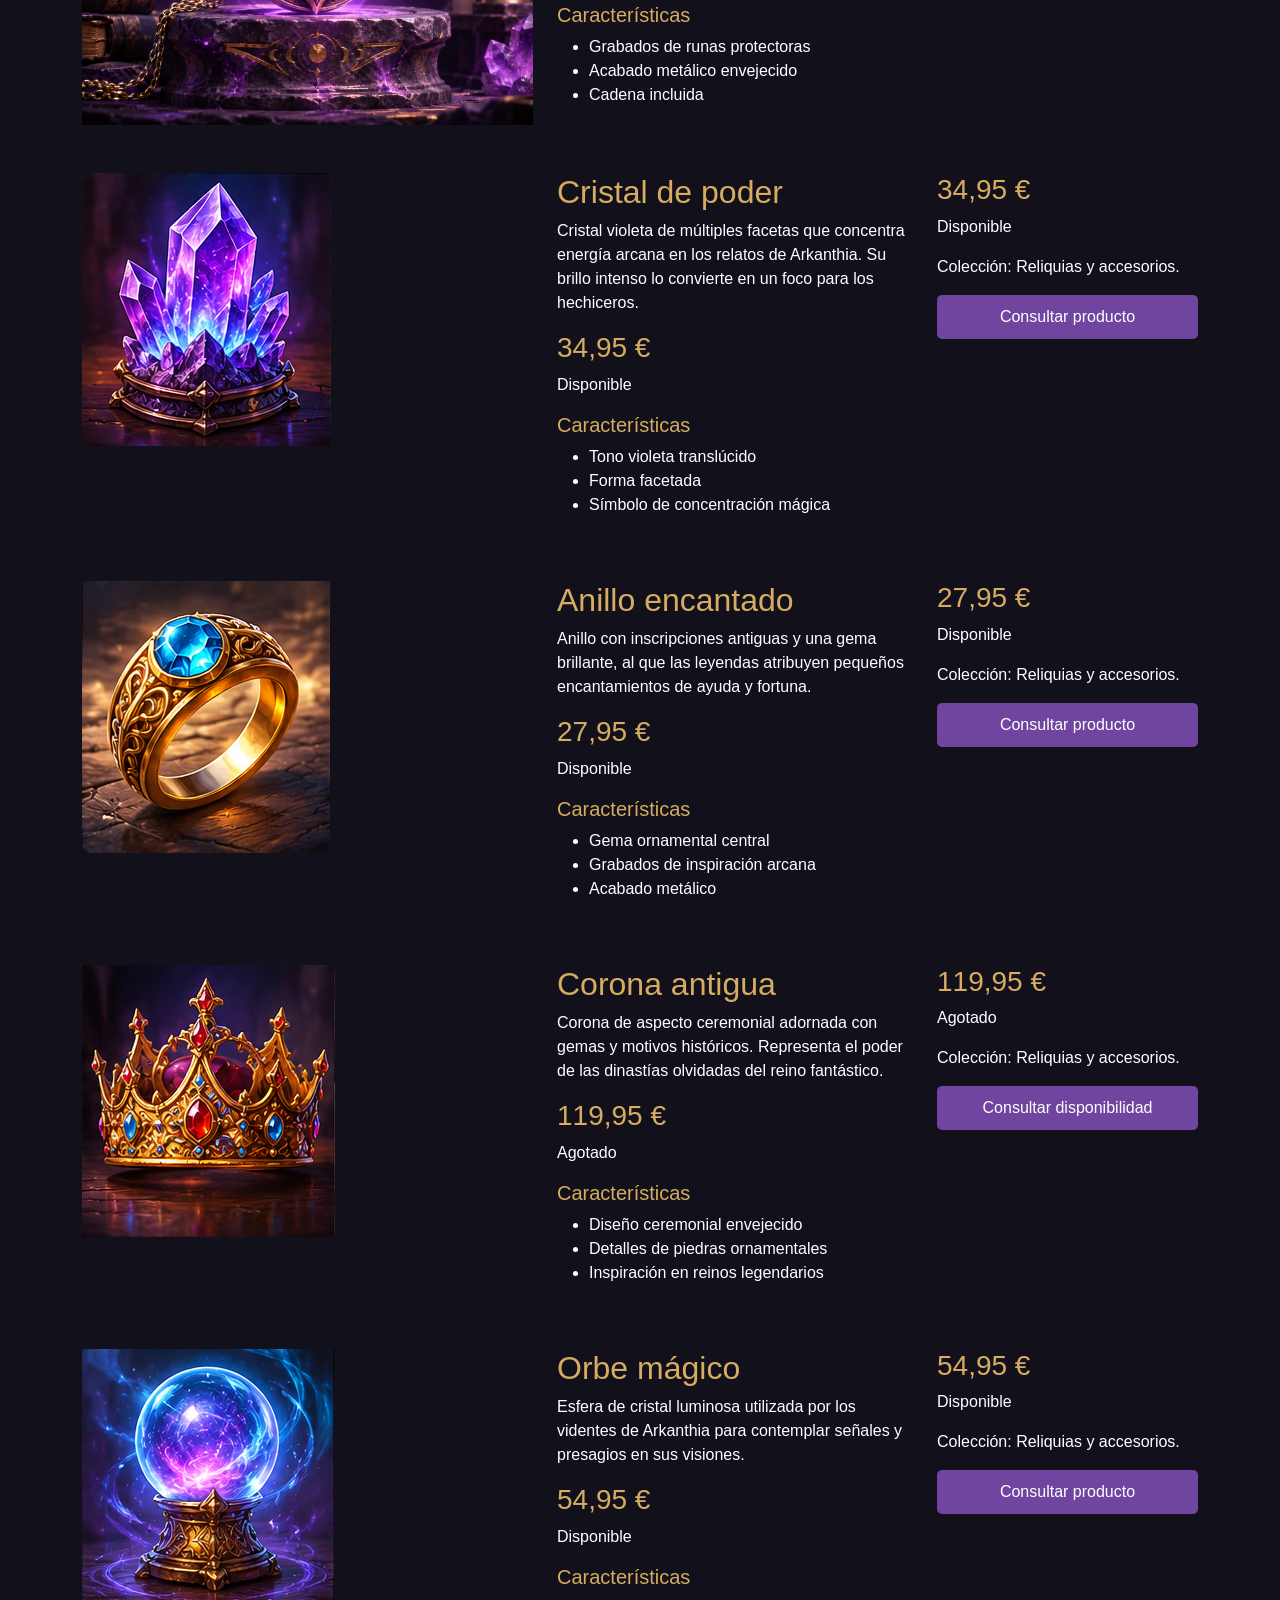
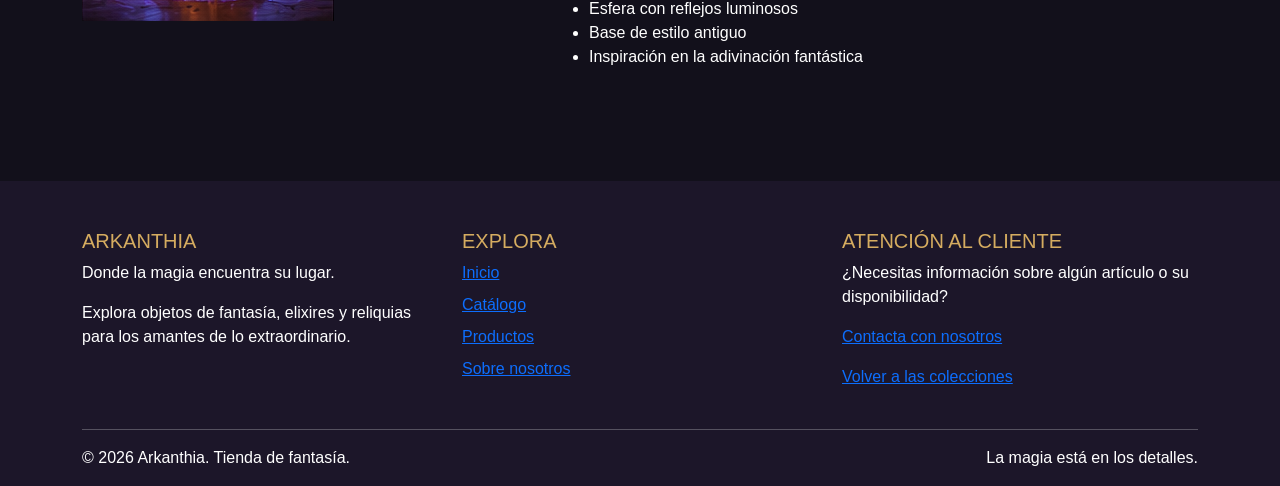
<file: productos.html>
<!DOCTYPE html>
<html lang="es">
    <head>
        <meta charset="utf-8">
        <meta content="width=device-width, initial-scale=1.0" name="viewport">
        <title>Productos | Arkanthia</title>
            <link href="./images/favicon.png" rel="shortcut icon" type="image/x-icon">

        <!-- Bootstrap 5 -->
        <link href="https://cdn.jsdelivr.net/npm/bootstrap@5.3.3/dist/css/bootstrap.min.css" rel="stylesheet">

        <!-- CSS  -->
        <link rel="stylesheet" href="./CSS/style.css">
    </head>
<!-- ------------------------------------------------------------------------------------------------------------------------------------------------------------------ -->
    <body class="pagina-productos d-flex flex-column min-vh-100">
        <header>
            <nav class="navbar navbar-expand-lg navbar-dark">
                <div class="container-fluid">
                    <a class="navbar-brand" href="./index.html">
                        <img alt="Logo de Arkanthia" height="45" src="./images/logo.png" width="45">
                        <b>Arkanthia</b>
                    </a>

                    <button aria-controls="menu" aria-expanded="false" aria-label="Abrir menú" class="navbar-toggler" data-bs-target="#menu" data-bs-toggle="collapse" type="button">
                        <span class="navbar-toggler-icon"></span>
                    </button>

                    <div class="collapse navbar-collapse" id="menu">
                        <ul class="navbar-nav ms-auto">
                            <li class="nav-item">
                                <a class="nav-link" href="./index.html">Inicio</a>
                            </li>

                            <li class="nav-item">
                                <a class="nav-link" href="./galeria.html">Catálogo</a>
                            </li>

                            <li class="nav-item">
                                <a class="nav-link active" aria-current="page" href="./productos.html">Productos</a>
                            </li>

                            <li class="nav-item">
                                <a class="nav-link" href="./nosotros.html">Sobre Nosotros</a>
                            </li>

                            <li class="nav-item">
                                <a class="nav-link" href="./contacto.html">Contacto</a>
                            </li>
                        </ul>
                    </div>
                </div>
            </nav>
        </header>
<!-- ----------------------------------------------------------------------------------------------------------------------------------------------------------------------------------- -->
        <main class="container py-5">
            <div class="text-center mb-5">
                <h1>PRODUCTOS</h1>

                <h5 class="blanco">Objetos para quienes buscan lo extraordinario</h5>

                <p class="texto-secundario">Descubre pociones, grimorios, huevos mágicos y reliquias de Arkanthia.</p>
            </div>
                <div class="separador-estrellas">
                            ✦ ✧ ✦ ✧ ✦
                        </div>
                    </div>
            <div class="categorias-productos">
                <a class="btn btn-magia" href="#pociones">Pociones</a>

                <a class="btn btn-magia" href="#grimorios">Grimorios</a>

                <a class="btn btn-magia" href="#huevos">Huevos mágicos</a>

                <a class="btn btn-magia" href="#reliquias">Reliquias</a>
            </div>
<!-- ----------------------------------------------------------------------------------------------- -->
            <!-- Colección: Pociones -->
            <h2 class="text-center mb-4 encabezado-coleccion" id="pociones">POCIONES</h2>

            <!-- Poción de vida: enlace desde la galería -->
            <section class="producto mb-5" id="pocion-vida">
                <div class="row g-4">
                    <!-- Imagen -->
                    <div class="col-12 col-lg-5">
                        <div class="caja-imagen h-100">
                            <img alt="Poción de vida" class="img-fluid" src="./images/vida.png">
                        </div>
                    </div>

                    <!-- Información -->
                    <div class="col-12 col-lg-4">
                        <h2>Poción de vida</h2>

                        <p class="texto-secundario descripcion-producto">Elixir de color rubí elaborado para restaurar la vitalidad de los aventureros tras una batalla. Su brillo cálido recuerda a la energía de un corazón despierto.</p>

                        <h3 class="precio precio-detalle">19,95 €</h3>

                        <p class="disponible">Disponible</p>

                        <h5>Características</h5>

                        <ul>
                            <li>Líquido de intenso color rojo</li>

                            <li>Frasco de cristal con tapón sellado</li>

                            <li>Recuperación de vitalidad en el universo de Arkanthia</li>
                        </ul>
                    </div>

                    <!-- Consulta -->
                    <div class="col-12 col-lg-3">
                        <div class="caja-compra">
                            <h3 class="precio">19,95 €</h3>

                            <p class="disponible">Disponible</p>

                            <p class="texto-secundario">Colección: Pociones.</p>

                            <a class="btn btn-magia w-100" href="./contacto.html">Consultar producto</a>
                        </div>
                    </div>
                </div>
            </section>
<!-- ------------------------------------------------------------------------------------------------ -->
            <!-- Poción de maná: enlace desde la galería -->
            <section class="producto mb-5" id="pocion-mana">
                <div class="row g-4">
                    <!-- Imagen -->
                    <div class="col-12 col-lg-5">
                        <div class="caja-imagen h-100">
                            <img alt="Poción de maná" class="img-fluid" src="./images/mana.png">
                        </div>
                    </div>

                    <!-- Información -->
                    <div class="col-12 col-lg-4">
                        <h2>Poción de maná</h2>

                        <p class="texto-secundario descripcion-producto">Brebaje azul luminoso que devuelve la energía mágica consumida al lanzar hechizos. Muy apreciado por magos y alquimistas durante largas expediciones.</p>

                        <h3 class="precio precio-detalle">21,95 €</h3>

                        <p class="disponible">Disponible</p>

                        <h5>Características</h5>

                        <ul>
                            <li>Tonalidad azul brillante</li>

                            <li>Reserva de energía arcana</li>

                            <li>Frasco de inspiración alquímica</li>
                        </ul>
                    </div>

                    <!-- Consulta -->
                    <div class="col-12 col-lg-3">
                        <div class="caja-compra">
                            <h3 class="precio">21,95 €</h3>

                            <p class="disponible">Disponible</p>

                            <p class="texto-secundario">Colección: Pociones.</p>

                            <a class="btn btn-magia w-100" href="./contacto.html">Consultar producto</a>
                        </div>
                    </div>
                </div>
            </section>
<!-- ------------------------------------------------------------------------------------------------------------------------------------------+ -->
            <!-- Poción de invisibilidad: enlace desde la galería -->
            <section class="producto mb-5" id="pocion-invisibilidad">
                <div class="row g-4">
                    <!-- Imagen -->
                    <div class="col-12 col-lg-5">
                        <div class="caja-imagen h-100">
                            <img alt="Poción de invisibilidad" class="img-fluid" src="./images/invisibilidad.png">
                        </div>
                    </div>

                    <!-- Información -->
                    <div class="col-12 col-lg-4">
                        <h2>Poción de invisibilidad</h2>

                        <p class="texto-secundario descripcion-producto">Mezcla plateada y traslúcida que permite ocultarse temporalmente de miradas indiscretas. Ideal para misiones en las que pasar desapercibido es esencial.</p>

                        <h3 class="precio precio-detalle">29,95 €</h3>

                        <p class="agotado">Agotado</p>

                        <h5>Características</h5>

                        <ul>
                            <li>Reflejos plateados cambiantes</li>

                            <li>Efecto de ocultación temporal</li>

                            <li>Frasco de cristal transparente</li>
                        </ul>
                    </div>

                    <!-- Consulta -->
                    <div class="col-12 col-lg-3">
                        <div class="caja-compra">
                            <h3 class="precio">29,95 €</h3>

                            <p class="agotado">Agotado</p>

                            <p class="texto-secundario">Colección: Pociones.</p>

                            <a class="btn btn-magia w-100" href="./contacto.html">Consultar disponibilidad</a>
                        </div>
                    </div>
                </div>
            </section>
<!-- ----------------------------------------------------------------------------------------------- -->
            <!-- Poción de fuerza: enlace desde la galería -->
            <section class="producto mb-5" id="pocion-fuerza">
                <div class="row g-4">
                    <!-- Imagen -->
                    <div class="col-12 col-lg-5">
                        <div class="caja-imagen h-100">
                            <img alt="Poción de fuerza" class="img-fluid" src="./images/fuerza.png">
                        </div>
                    </div>

                    <!-- Información -->
                    <div class="col-12 col-lg-4">
                        <h2>Poción de fuerza</h2>

                        <p class="texto-secundario descripcion-producto">Preparado de tonos ámbar que aumenta durante un tiempo la fuerza física de quien lo utiliza. Un recurso valioso para superar desafíos exigentes.</p>

                        <h3 class="precio precio-detalle">24,95 €</h3>

                        <p class="disponible">Disponible</p>

                        <h5>Características</h5>

                        <ul>
                            <li>Color ámbar intenso</li>

                            <li>Aumento temporal de fuerza</li>

                            <li>Sellado con cera ornamental</li>
                        </ul>
                    </div>

                    <!-- Consulta -->
                    <div class="col-12 col-lg-3">
                        <div class="caja-compra">
                            <h3 class="precio">24,95 €</h3>

                            <p class="disponible">Disponible</p>

                            <p class="texto-secundario">Colección: Pociones.</p>

                            <a class="btn btn-magia w-100" href="./contacto.html">Consultar producto</a>
                        </div>
                    </div>
                </div>
            </section>

            <!-- Poción de veneno: enlace desde la galería -->
            <section class="producto mb-5" id="pocion-veneno">
                <div class="row g-4">
                    <!-- Imagen -->
                    <div class="col-12 col-lg-5">
                        <div class="caja-imagen h-100">
                            <img alt="Poción de veneno" class="img-fluid" src="./images/veneno.png">
                        </div>
                    </div>

                    <!-- Información -->
                    <div class="col-12 col-lg-4">
                        <h2>Poción de veneno</h2>

                        <p class="texto-secundario descripcion-producto">Frasco de líquido verde oscuro, elaborado por alquimistas especializados en sustancias peligrosas. Una pieza temida por su naturaleza tóxica en el mundo fantástico.</p>

                        <h3 class="precio precio-detalle">17,95 €</h3>

                        <p class="disponible">Disponible</p>

                        <h5>Características</h5>

                        <ul>
                            <li>Líquido verde esmeralda oscuro</li>

                            <li>Etiqueta de advertencia alquímica</li>

                            <li>Objeto de ficción de temática venenosa</li>
                        </ul>
                    </div>

                    <!-- Consulta -->
                    <div class="col-12 col-lg-3">
                        <div class="caja-compra">
                            <h3 class="precio">17,95 €</h3>

                            <p class="disponible">Disponible</p>

                            <p class="texto-secundario">Colección: Pociones.</p>

                            <a class="btn btn-magia w-100" href="./contacto.html">Consultar producto</a>
                        </div>
                    </div>
                </div>
            </section>
<!-- ---------------------------------------------------------------------------------------------- -->
            <!-- Poción de velocidad: enlace desde la galería -->
            <section class="producto mb-5" id="pocion-velocidad">
                <div class="row g-4">
                    <!-- Imagen -->
                    <div class="col-12 col-lg-5">
                        <div class="caja-imagen h-100">
                            <img alt="Poción de velocidad" class="img-fluid" src="./images/velocidad.png">
                        </div>
                    </div>

                    <!-- Información -->
                    <div class="col-12 col-lg-4">
                        <h2>Poción de velocidad</h2>

                        <p class="texto-secundario descripcion-producto">Elixir de destellos dorados que concede movimientos más rápidos y ágiles durante un periodo limitado. Pensado para quienes necesitan adelantarse al peligro.</p>

                        <h3 class="precio precio-detalle">22,95 €</h3>

                        <p class="disponible">Disponible</p>

                        <h5>Características</h5>

                        <ul>
                            <li>Destellos dorados</li>

                            <li>Agilidad y rapidez temporales</li>

                            <li>Frasco ligero de viaje</li>
                        </ul>
                    </div>

                    <!-- Consulta -->
                    <div class="col-12 col-lg-3">
                        <div class="caja-compra">
                            <h3 class="precio">22,95 €</h3>

                            <p class="disponible">Disponible</p>

                            <p class="texto-secundario">Colección: Pociones.</p>

                            <a class="btn btn-magia w-100" href="./contacto.html">Consultar producto</a>
                        </div>
                    </div>
                </div>
            </section>
<!-- ---------------------------------------------------------------------------------------------------------------- -->
            <!-- Colección: Grimorios -->
            <h2 class="text-center mb-4 encabezado-coleccion" id="grimorios">GRIMORIOS</h2>

            <!-- Grimorio de fuego: enlace desde la galería -->
            <section class="producto mb-5" id="grimorio-fuego">
                <div class="row g-4">
                    <!-- Imagen -->
                    <div class="col-12 col-lg-5">
                        <div class="caja-imagen h-100">
                            <img alt="Grimorio de fuego" class="img-fluid" src="./images/fuego.png">
                        </div>
                    </div>

                    <!-- Información -->
                    <div class="col-12 col-lg-4">
                        <h2>Grimorio de fuego</h2>

                        <p class="texto-secundario descripcion-producto">Antiguo volumen dedicado al dominio de las llamas. Contiene símbolos de protección contra el calor y conjuros vinculados al poder del fuego.</p>

                        <h3 class="precio precio-detalle">42,95 €</h3>

                        <p class="disponible">Disponible</p>

                        <h5>Características</h5>

                        <ul>
                            <li>Cubierta con símbolos ígneos</li>

                            <li>Ilustraciones de llamas y brasas</li>

                            <li>Conjuros de elemento fuego</li>
                        </ul>
                    </div>

                    <!-- Consulta -->
                    <div class="col-12 col-lg-3">
                        <div class="caja-compra">
                            <h3 class="precio">42,95 €</h3>

                            <p class="disponible">Disponible</p>

                            <p class="texto-secundario">Colección: Grimorios.</p>

                            <a class="btn btn-magia w-100" href="./contacto.html">Consultar producto</a>
                        </div>
                    </div>
                </div>
            </section>
<!-- --------------------------------------------------------------------------------------------------- -->
            <!-- Grimorio de sombras: enlace desde la galería -->
            <section class="producto mb-5" id="grimorio-sombras">
                <div class="row g-4">
                    <!-- Imagen -->
                    <div class="col-12 col-lg-5">
                        <div class="caja-imagen h-100">
                            <img alt="Grimorio de sombras" class="img-fluid" src="./images/sombras.png">
                        </div>
                    </div>

                    <!-- Información -->
                    <div class="col-12 col-lg-4">
                        <h2>Grimorio de sombras</h2>

                        <p class="texto-secundario descripcion-producto">Libro de páginas oscurecidas que reúne secretos sobre el sigilo, los velos de oscuridad y las artes ocultas. Su contenido solo se revela a lectores perseverantes.</p>

                        <h3 class="precio precio-detalle">44,95 €</h3>

                        <p class="disponible">Disponible</p>

                        <h5>Características</h5>

                        <ul>
                            <li>Encuadernación oscura envejecida</li>

                            <li>Runas y símbolos misteriosos</li>

                            <li>Hechizos de sombras y ocultación</li>
                        </ul>
                    </div>

                    <!-- Consulta -->
                    <div class="col-12 col-lg-3">
                        <div class="caja-compra">
                            <h3 class="precio">44,95 €</h3>

                            <p class="disponible">Disponible</p>

                            <p class="texto-secundario">Colección: Grimorios.</p>

                            <a class="btn btn-magia w-100" href="./contacto.html">Consultar producto</a>
                        </div>
                    </div>
                </div>
            </section>
<!-- ------------------------------------------------------------------------------------------------------------------------------------------------------- -->
            <!-- Grimorio de naturaleza: enlace desde la galería -->
            <section class="producto mb-5" id="grimorio-naturaleza">
                <div class="row g-4">
                    <!-- Imagen -->
                    <div class="col-12 col-lg-5">
                        <div class="caja-imagen h-100">
                            <img alt="Grimorio de naturaleza" class="img-fluid" src="./images/naturaleza.png">
                        </div>
                    </div>

                    <!-- Información -->
                    <div class="col-12 col-lg-4">
                        <h2>Grimorio de naturaleza</h2>

                        <p class="texto-secundario descripcion-producto">Compendio de saberes vinculados a bosques, raíces y criaturas silvestres. Sus páginas enseñan a reconocer y respetar las fuerzas del mundo natural.</p>

                        <h3 class="precio precio-detalle">39,95 €</h3>

                        <p class="disponible">Disponible</p>

                        <h5>Características</h5>

                        <ul>
                            <li>Cubierta con motivos vegetales</li>

                            <li>Ilustraciones de hojas y raíces</li>

                            <li>Conjuros ligados a la naturaleza</li>
                        </ul>
                    </div>

                    <!-- Consulta -->
                    <div class="col-12 col-lg-3">
                        <div class="caja-compra">
                            <h3 class="precio">39,95 €</h3>

                            <p class="disponible">Disponible</p>

                            <p class="texto-secundario">Colección: Grimorios.</p>

                            <a class="btn btn-magia w-100" href="./contacto.html">Consultar producto</a>
                        </div>
                    </div>
                </div>
            </section>
<!-- ------------------------------------------------------------------------------ -->
            <!-- Grimorio de hielo: enlace desde la galería -->
            <section class="producto mb-5" id="grimorio-hielo">
                <div class="row g-4">
                    <!-- Imagen -->
                    <div class="col-12 col-lg-5">
                        <div class="caja-imagen h-100">
                            <img alt="Grimorio de hielo" class="img-fluid" src="./images/hielo.png">
                        </div>
                    </div>

                    <!-- Información -->
                    <div class="col-12 col-lg-4">
                        <h2>Grimorio de hielo</h2>

                        <p class="texto-secundario descripcion-producto">Tratado de magia glacial que describe antiguos hechizos para crear escarcha y barreras heladas. Su cubierta parece conservar el frío del invierno.</p>

                        <h3 class="precio precio-detalle">41,95 €</h3>

                        <p class="agotado">Agotado</p>

                        <h5>Características</h5>

                        <ul>
                            <li>Grabados de copos de nieve</li>

                            <li>Páginas con símbolos glaciales</li>

                            <li>Conjuros de frío y hielo</li>
                        </ul>
                    </div>

                    <!-- Consulta -->
                    <div class="col-12 col-lg-3">
                        <div class="caja-compra">
                            <h3 class="precio">41,95 €</h3>

                            <p class="agotado">Agotado</p>

                            <p class="texto-secundario">Colección: Grimorios.</p>

                            <a class="btn btn-magia w-100" href="./contacto.html">Consultar disponibilidad</a>
                        </div>
                    </div>
                </div>
            </section>
<!-- --------------------------------------------------------------------------------------- -->
            <!-- Grimorio de sanación: enlace desde la galería -->
            <section class="producto mb-5" id="grimorio-sanacion">
                <div class="row g-4">
                    <!-- Imagen -->
                    <div class="col-12 col-lg-5">
                        <div class="caja-imagen h-100">
                            <img alt="Grimorio de sanación" class="img-fluid" src="./images/sanación.png">
                        </div>
                    </div>

                    <!-- Información -->
                    <div class="col-12 col-lg-4">
                        <h2>Grimorio de sanación</h2>

                        <p class="texto-secundario descripcion-producto">Volumen dedicado a remedios mágicos, sellos de recuperación y rituales protectores. Un instrumento preciado por quienes ayudan a sus compañeros.</p>

                        <h3 class="precio precio-detalle">45,95 €</h3>

                        <p class="disponible">Disponible</p>

                        <h5>Características</h5>

                        <ul>
                            <li>Símbolos de restauración</li>

                            <li>Rituales de curación fantástica</li>

                            <li>Cubierta con detalles dorados</li>
                        </ul>
                    </div>

                    <!-- Consulta -->
                    <div class="col-12 col-lg-3">
                        <div class="caja-compra">
                            <h3 class="precio">45,95 €</h3>

                            <p class="disponible">Disponible</p>

                            <p class="texto-secundario">Colección: Grimorios.</p>

                            <a class="btn btn-magia w-100" href="./contacto.html">Consultar producto</a>
                        </div>
                    </div>
                </div>
            </section>
<!-- ---------------------------------------------------------------------------------------------------- -->
            <!-- Grimorio de conjuración: enlace desde la galería -->
            <section class="producto mb-5" id="grimorio-conjuracion">
                <div class="row g-4">
                    <!-- Imagen -->
                     <div class="col-12 col-lg-5">
                        <div class="caja-imagen h-100">
                            <img alt="Grimorio de sanación" class="img-fluid" src="./images/conjuración.png">
                        </div>
                    </div>

                    <!-- Información -->
                    <div class="col-12 col-lg-4">
                        <h2>Grimorio de conjuración</h2>

                        <p class="texto-secundario descripcion-producto">Manual arcano que reúne círculos, fórmulas y sellos para invocar aliados y manifestaciones mágicas en el universo de Arkanthia.</p>

                        <h3 class="precio precio-detalle">49,95 €</h3>

                        <p class="disponible">Disponible</p>

                        <h5>Características</h5>

                        <ul>
                            <li>Diagramas de círculos mágicos</li>

                            <li>Sellos y fórmulas de invocación</li>

                            <li>Encuadernación de aspecto antiguo</li>
                        </ul>
                    </div>

                    <!-- Consulta -->
                    <div class="col-12 col-lg-3">
                        <div class="caja-compra">
                            <h3 class="precio">49,95 €</h3>

                            <p class="disponible">Disponible</p>

                            <p class="texto-secundario">Colección: Grimorios.</p>

                            <a class="btn btn-magia w-100" href="./contacto.html">Consultar producto</a>
                        </div>
                    </div>
                </div>
            </section>
<!-- -------------------------------------------------------------------------------------------- -->
            <!-- Colección: Huevos mágicos -->
            <h2 class="text-center mb-4 encabezado-coleccion" id="huevos">HUEVOS MÁGICOS</h2>

            <!-- Huevo de dragón: enlace desde la galería -->
            <section class="producto mb-5" id="huevo-dragon">
                <div class="row g-4">
                    <!-- Imagen -->
                    <div class="col-12 col-lg-5">
                        <div class="caja-imagen h-100">
                            <img alt="Huevo de dragón" class="img-fluid" src="./images/dragón.png">
                        </div>
                    </div>

                    <!-- Información -->
                    <div class="col-12 col-lg-4">
                        <h2>Huevo de dragón</h2>

                        <p class="texto-secundario descripcion-producto">Huevo de escamas cobrizas que protege a una criatura legendaria capaz de dominar las llamas. Su superficie desprende un resplandor cálido.</p>

                        <h3 class="precio precio-detalle">89,95 €</h3>

                        <p class="disponible">Disponible</p>

                        <h5>Características</h5>

                        <ul>
                            <li>Escamas de tonos rojizos y dorados</li>

                            <li>Cáscara de aspecto resistente</li>

                            <li>Criatura legendaria vinculada al fuego</li>
                        </ul>
                    </div>

                    <!-- Consulta -->
                    <div class="col-12 col-lg-3">
                        <div class="caja-compra">
                            <h3 class="precio">89,95 €</h3>

                            <p class="disponible">Disponible</p>

                            <p class="texto-secundario">Colección: Huevos mágicos.</p>

                            <a class="btn btn-magia w-100" href="./contacto.html">Consultar producto</a>
                        </div>
                    </div>
                </div>
            </section>
<!-- -------------------------------------------------------------------------------------- -->
            <!-- Huevo de fénix: enlace desde la galería -->
            <section class="producto mb-5" id="huevo-fenix">
                <div class="row g-4">
                    <!-- Imagen -->
                    <div class="col-12 col-lg-5">
                        <div class="caja-imagen h-100">
                            <img alt="Huevo de fénix" class="img-fluid" src="./images/fénix.png">
                        </div>
                    </div>

                    <!-- Información -->
                    <div class="col-12 col-lg-4">
                        <h2>Huevo de fénix</h2>

                        <p class="texto-secundario descripcion-producto">Huevo luminoso entre tonos rojos y oro, asociado al renacimiento de un ave de fuego. Sus reflejos evocan brasas que nunca se extinguen.</p>

                        <h3 class="precio precio-detalle">79,95 €</h3>

                        <p class="agotado">Agotado</p>

                        <h5>Características</h5>

                        <ul>
                            <li>Cáscara con destellos encendidos</li>

                            <li>Símbolo de renacimiento fantástico</li>

                            <li>Tonos carmesí y dorado</li>
                        </ul>
                    </div>

                    <!-- Consulta -->
                    <div class="col-12 col-lg-3">
                        <div class="caja-compra">
                            <h3 class="precio">79,95 €</h3>

                            <p class="agotado">Agotado</p>

                            <p class="texto-secundario">Colección: Huevos mágicos.</p>

                            <a class="btn btn-magia w-100" href="./contacto.html">Consultar disponibilidad</a>
                        </div>
                    </div>
                </div>
            </section>
<!-- ------------------------------------------------------------------------------------------- -->
            <!-- Huevo de dragón de hielo: enlace desde la galería -->
            <section class="producto mb-5" id="huevo-dragon-hielo">
                <div class="row g-4">
                    <!-- Imagen -->
                    <div class="col-12 col-lg-5">
                        <div class="caja-imagen h-100">
                            <img alt="Huevo de dragón de hielo" class="img-fluid" src="./images/helado.png">
                        </div>
                    </div>

                    <!-- Información -->
                    <div class="col-12 col-lg-4">
                        <h2>Huevo de dragón de hielo</h2>

                        <p class="texto-secundario descripcion-producto">Huevo de superficie azul cristalina, vinculado a los dragones que habitan montañas nevadas. La escarcha parece dibujar sus propias runas.</p>

                        <h3 class="precio precio-detalle">94,95 €</h3>

                        <p class="disponible">Disponible</p>

                        <h5>Características</h5>

                        <ul>
                            <li>Acabado azul glaciar</li>

                            <li>Textura de escamas heladas</li>

                            <li>Leyenda de dragones del invierno</li>
                        </ul>
                    </div>

                    <!-- Consulta -->
                    <div class="col-12 col-lg-3">
                        <div class="caja-compra">
                            <h3 class="precio">94,95 €</h3>

                            <p class="disponible">Disponible</p>

                            <p class="texto-secundario">Colección: Huevos mágicos.</p>

                            <a class="btn btn-magia w-100" href="./contacto.html">Consultar producto</a>
                        </div>
                    </div>
                </div>
            </section>
<!-- ----------------------------------------------------------------------------------------------- -->
            <!-- Huevo de unicornio: enlace desde la galería -->
            <section class="producto mb-5" id="huevo-unicornio">
                <div class="row g-4">
                    <!-- Imagen -->
                    <div class="col-12 col-lg-5">
                        <div class="caja-imagen h-100">
                            <img alt="Huevo de unicornio" class="img-fluid" src="./images/unicornio.png">
                        </div>
                    </div>

                    <!-- Información -->
                    <div class="col-12 col-lg-4">
                        <h2>Huevo de unicornio</h2>

                        <p class="texto-secundario descripcion-producto">Reliquia fantástica de brillo nacarado, atribuida en las leyendas de Arkanthia a la magia de los unicornios. Sus colores suaves simbolizan pureza y esperanza.</p>

                        <h3 class="precio precio-detalle">74,95 €</h3>

                        <p class="disponible">Disponible</p>

                        <h5>Características</h5>

                        <ul>
                            <li>Superficie nacarada</li>

                            <li>Reflejos blancos e iridiscentes</li>

                            <li>Objeto inspirado en leyendas mágicas</li>
                        </ul>
                    </div>

                    <!-- Consulta -->
                    <div class="col-12 col-lg-3">
                        <div class="caja-compra">
                            <h3 class="precio">74,95 €</h3>

                            <p class="disponible">Disponible</p>

                            <p class="texto-secundario">Colección: Huevos mágicos.</p>

                            <a class="btn btn-magia w-100" href="./contacto.html">Consultar producto</a>
                        </div>
                    </div>
                </div>
            </section>
<!-- ------------------------------------------------------------------------------------ -->
            <!-- Huevo de grifo: enlace desde la galería -->
            <section class="producto mb-5" id="huevo-grifo">
                <div class="row g-4">
                    <!-- Imagen -->
                    <div class="col-12 col-lg-5">
                        <div class="caja-imagen h-100">
                            <img alt="Huevo de grifo" class="img-fluid" src="./images/grifo.png">
                        </div>
                    </div>

                    <!-- Información -->
                    <div class="col-12 col-lg-4">
                        <h2>Huevo de grifo</h2>

                        <p class="texto-secundario descripcion-producto">Huevo moteado de tonos tierra y oro, custodiado en las historias por poderosos grifos. Evoca la unión de la nobleza del águila y la fuerza del león.</p>

                        <h3 class="precio precio-detalle">84,95 €</h3>

                        <p class="agotado">Agotado</p>

                        <h5>Características</h5>

                        <ul>
                            <li>Cáscara moteada</li>

                            <li>Tonos dorados y ocres</li>

                            <li>Inspiración en criaturas guardianas</li>
                        </ul>
                    </div>

                    <!-- Consulta -->
                    <div class="col-12 col-lg-3">
                        <div class="caja-compra">
                            <h3 class="precio">84,95 €</h3>

                            <p class="agotado">Agotado</p>

                            <p class="texto-secundario">Colección: Huevos mágicos.</p>

                            <a class="btn btn-magia w-100" href="./contacto.html">Consultar disponibilidad</a>
                        </div>
                    </div>
                </div>
            </section>
<!-- ----------------------------------------------------------------------------------------- -->
            <!-- Huevo misterioso: enlace desde la galería -->
            <section class="producto mb-5" id="huevo-misterioso">
                <div class="row g-4">
                    <!-- Imagen -->
                    <div class="col-12 col-lg-5">
                        <div class="caja-imagen h-100">
                            <img alt="Huevo misterioso" class="img-fluid" src="./images/misterioso.png">
                        </div>
                    </div>

                    <!-- Información -->
                    <div class="col-12 col-lg-4">
                        <h2>Huevo misterioso</h2>

                        <p class="texto-secundario descripcion-producto">Huevo de origen desconocido cuya superficie cambia de tonalidad según la luz. Nadie sabe qué criatura podría esconder su interior.</p>

                        <h3 class="precio precio-detalle">69,95 €</h3>

                        <p class="disponible">Disponible</p>

                        <h5>Características</h5>

                        <ul>
                            <li>Coloración cambiante</li>

                            <li>Origen desconocido</li>

                            <li>Criatura oculta por descubrir</li>
                        </ul>
                    </div>

                    <!-- Consulta -->
                    <div class="col-12 col-lg-3">
                        <div class="caja-compra">
                            <h3 class="precio">69,95 €</h3>

                            <p class="disponible">Disponible</p>

                            <p class="texto-secundario">Colección: Huevos mágicos.</p>

                            <a class="btn btn-magia w-100" href="./contacto.html">Consultar producto</a>
                        </div>
                    </div>
                </div>
            </section>
<!-- ------------------------------------------------------------------------------------- -->
            <!-- Colección: Reliquias y accesorios -->
            <h2 class="text-center mb-4 encabezado-coleccion" id="reliquias">RELIQUIAS Y ACCESORIOS</h2>

            <!-- Amuleto de protección: enlace desde la galería -->
            <section class="producto mb-5" id="amuleto-proteccion">
                <div class="row g-4">
                    <!-- Imagen -->
                    <div class="col-12 col-lg-5">
                        <div class="caja-imagen h-100">
                            <img alt="Amuleto de protección" class="img-fluid" src="./images/reliquias.png">
                        </div>
                    </div>

                    <!-- Información -->
                    <div class="col-12 col-lg-4">
                        <h2>Amuleto de protección</h2>

                        <p class="texto-secundario descripcion-producto">Colgante grabado con sellos protectores, creado para simbolizar un escudo frente a las malas energías y los peligros de un viaje.</p>

                        <h3 class="precio precio-detalle">19,95 €</h3>

                        <p class="disponible">Disponible</p>

                        <h5>Características</h5>

                        <ul>
                            <li>Grabados de runas protectoras</li>

                            <li>Acabado metálico envejecido</li>

                            <li>Cadena incluida</li>
                        </ul>
                    </div>

                    <!-- Consulta -->
                    <div class="col-12 col-lg-3">
                        <div class="caja-compra">
                            <h3 class="precio">19,95 €</h3>

                            <p class="disponible">Disponible</p>

                            <p class="texto-secundario">Colección: Reliquias y accesorios.</p>

                            <a class="btn btn-magia w-100" href="./contacto.html">Consultar producto</a>
                        </div>
                    </div>
                </div>
            </section>
<!-- ------------------------------------------------------------------------------------------------------------- -->
   <!-- Cristal de poder: enlace desde la galería -->
<section class="producto mb-5" id="cristal-poder">
    <div class="row g-4">

        <!-- Imagen -->
        <div class="col-12 col-lg-5">
            <div class="caja-imagen h-100">
                <img alt="Cristal de poder" class="img-fluid" src="./images/cristal.png">
            </div>
        </div>

        <!-- Información -->
        <div class="col-12 col-lg-4">
            <h2>Cristal de poder</h2>

            <p class="texto-secundario descripcion-producto">Cristal violeta de múltiples facetas que concentra energía arcana en los relatos de Arkanthia. Su brillo intenso lo convierte en un foco para los hechiceros.</p>

            <h3 class="precio precio-detalle">34,95 €</h3>

            <p class="disponible">Disponible</p>

            <h5>Características</h5>

            <ul>
                <li>Tono violeta translúcido</li>
                <li>Forma facetada</li>
                <li>Símbolo de concentración mágica</li>
            </ul>
        </div>

        <!-- Consulta -->
        <div class="col-12 col-lg-3">
            <div class="caja-compra">
                <h3 class="precio">34,95 €</h3>

                <p class="disponible">Disponible</p>

                <p class="texto-secundario">Colección: Reliquias y accesorios.</p>

                <a class="btn btn-magia w-100" href="./contacto.html">Consultar producto</a>
            </div>
        </div>

    </div>
</section>
<!-- ------------------------------------------------------------------------------------ -->
            <!-- Anillo encantado: enlace desde la galería -->
            <section class="producto mb-5" id="anillo-encantado">
                <div class="row g-4">
                    <!-- Imagen -->
                     <div class="col-12 col-lg-5">
                        <div class="caja-imagen h-100">
                            <img alt="Grimorio de sanación" class="img-fluid" src="./images/anillo.png">
                        </div>
                    </div>

                    <!-- Información -->
                    <div class="col-12 col-lg-4">
                        <h2>Anillo encantado</h2>

                        <p class="texto-secundario descripcion-producto">Anillo con inscripciones antiguas y una gema brillante, al que las leyendas atribuyen pequeños encantamientos de ayuda y fortuna.</p>

                        <h3 class="precio precio-detalle">27,95 €</h3>

                        <p class="disponible">Disponible</p>

                        <h5>Características</h5>

                        <ul>
                            <li>Gema ornamental central</li>

                            <li>Grabados de inspiración arcana</li>

                            <li>Acabado metálico</li>
                        </ul>
                    </div>

                    <!-- Consulta -->
                    <div class="col-12 col-lg-3">
                        <div class="caja-compra">
                            <h3 class="precio">27,95 €</h3>

                            <p class="disponible">Disponible</p>

                            <p class="texto-secundario">Colección: Reliquias y accesorios.</p>

                            <a class="btn btn-magia w-100" href="./contacto.html">Consultar producto</a>
                        </div>
                    </div>
                </div>
            </section>
<!-- ----------------------------------------------------------------- -->
            <!-- Corona antigua: enlace desde la galería -->
            <section class="producto mb-5" id="corona-antigua">
                <div class="row g-4">
                    <!-- Imagen -->
                     <div class="col-12 col-lg-5">
                        <div class="caja-imagen h-100">
                            <img alt="Grimorio de sanación" class="img-fluid" src="./images/corona.png">
                        </div>
                    </div>

                    <!-- Información -->
                    <div class="col-12 col-lg-4">
                        <h2>Corona antigua</h2>

                        <p class="texto-secundario descripcion-producto">Corona de aspecto ceremonial adornada con gemas y motivos históricos. Representa el poder de las dinastías olvidadas del reino fantástico.</p>

                        <h3 class="precio precio-detalle">119,95 €</h3>

                        <p class="agotado">Agotado</p>

                        <h5>Características</h5>

                        <ul>
                            <li>Diseño ceremonial envejecido</li>

                            <li>Detalles de piedras ornamentales</li>

                            <li>Inspiración en reinos legendarios</li>
                        </ul>
                    </div>

                    <!-- Consulta -->
                    <div class="col-12 col-lg-3">
                        <div class="caja-compra">
                            <h3 class="precio">119,95 €</h3>

                            <p class="agotado">Agotado</p>

                            <p class="texto-secundario">Colección: Reliquias y accesorios.</p>

                            <a class="btn btn-magia w-100" href="./contacto.html">Consultar disponibilidad</a>
                        </div>
                    </div>
                </div>
            </section>

            <!-- Orbe mágico: enlace desde la galería -->
            <section class="producto mb-5" id="orbe-magico">
                <div class="row g-4">
                    <!-- Imagen -->
                    <div class="col-12 col-lg-5">
                        <div class="caja-imagen h-100">
                            <img alt="Orbe mágico" class="img-fluid" src="./images/orbe.png">
                        </div>
                    </div>

                    <!-- Información -->
                    <div class="col-12 col-lg-4">
                        <h2>Orbe mágico</h2>

                        <p class="texto-secundario descripcion-producto">Esfera de cristal luminosa utilizada por los videntes de Arkanthia para contemplar señales y presagios en sus visiones.</p>

                        <h3 class="precio precio-detalle">54,95 €</h3>

                        <p class="disponible">Disponible</p>

                        <h5>Características</h5>

                        <ul>
                            <li>Esfera con reflejos luminosos</li>

                            <li>Base de estilo antiguo</li>

                            <li>Inspiración en la adivinación fantástica</li>
                        </ul>
                    </div>

                    <!-- Consulta -->
                    <div class="col-12 col-lg-3">
                        <div class="caja-compra">
                            <h3 class="precio">54,95 €</h3>

                            <p class="disponible">Disponible</p>

                            <p class="texto-secundario">Colección: Reliquias y accesorios.</p>

                            <a class="btn btn-magia w-100" href="./contacto.html">Consultar producto</a>
                        </div>
                    </div>
                </div>
            </section>
        </main>

        <footer class="footer-tienda mt-auto pt-5 pb-3">
            <div class="container">
                <div class="row g-4 mb-4">
                    <div class="col-12 col-lg-4">
                        <h5>ARKANTHIA</h5>

                        <p class="texto-secundario">Donde la magia encuentra su lugar.</p>

                        <p class="texto-secundario">Explora objetos de fantasía, elixires y reliquias para los amantes de lo extraordinario.</p>
                    </div>

                    <div class="col-12 col-md-6 col-lg-4">
                        <h5>EXPLORA</h5>

                        <ul class="list-unstyled">
                            <li class="mb-2">
                                <a href="./index.html">Inicio</a>
                            </li>

                            <li class="mb-2">
                                <a href="./galeria.html">Catálogo</a>
                            </li>

                            <li class="mb-2">
                                <a href="./productos.html">Productos</a>
                            </li>

                            <li class="mb-2">
                                <a href="./nosotros.html">Sobre nosotros</a>
                            </li>
                        </ul>
                    </div>

                    <div class="col-12 col-md-6 col-lg-4">
                        <h5>ATENCIÓN AL CLIENTE</h5>

                        <p class="texto-secundario">¿Necesitas información sobre algún artículo o su disponibilidad?</p>

                        <p>
                            <a href="#">Contacta con nosotros</a>
                        </p>

                        <p>
                            <a href="#pociones">Volver a las colecciones</a>
                        </p>
                    </div>
                </div>

                <hr>

                <div class="row g-2">
                    <div class="col-12 col-md-6">
                        <p class="texto-secundario mb-0">© 2026 Arkanthia. Tienda de fantasía.</p>
                    </div>

                    <div class="col-12 col-md-6 text-md-end">
                        <p class="texto-secundario mb-0">La magia está en los detalles.</p>
                    </div>
                </div>
            </div>
        </footer>

        <!-- JavaScript de Bootstrap para el menú responsive -->
        <script src="https://cdn.jsdelivr.net/npm/bootstrap@5.3.3/dist/js/bootstrap.bundle.min.js"></script>
    </body>
</html>
</file>
<file: CSS/style.css>
/* ===================================
   FONDO GENERAL
=================================== */

body {
    background-color: rgb(18, 16, 27);
    color: white;
    font-family: Arial, sans-serif;
}


/* ===================================
   BARRA DE NAVEGACION
=================================== */

.navbar {
    background-color: rgb(28, 22, 41);
}

.navbar-brand {
    color: rgb(213, 172, 96);
    font-size: 24px;
    font-weight: bold;
}

.navbar-brand:hover {
    color: rgb(213, 172, 96);
}

.navbar .nav-link {
    color: white;
}

.navbar .nav-link:hover {
    color: rgb(213, 172, 96);
}

.navbar .nav-link.active {
    color: rgb(213, 172, 96);
}


/* ===================================
   TITULOS Y PARRAFOS
=================================== */

h1, h2, h3, h4, h5 {
    color: rgb(213, 172, 96);
}

p {
    color: white;
}


/* ===================================
   CARRUSEL DE IMAGENES
=================================== */

#carruselPrincipal {
    width: 75%;
    margin: auto;
    background-color: rgb(18, 16, 27);
}

/* CONTENEDOR DEL CARRUSEL */
.carousel-container {
    display: flex;
    flex-direction: column;
    width: 100%;
}

/* IMAGENES DEL CARRUSEL */
#carruselPrincipal .carousel-item {
    display: none;
    width: 100%;
    height: auto;
    margin-right: 0;
}

/* IMAGEN ACTIVA */
#carruselPrincipal .carousel-item.active {
    display: block;
}


/* ===================================
   FLECHAS DEL CARRUSEL
=================================== */

.prev, .next {
    background-color: rgb(28, 22, 41);
    color: white;
    border: none;
    padding: 12px;
    font-size: 18px;
    cursor: pointer;
}

/* EFECTO AL PASAR EL RATON */
.prev:hover, .next:hover {
    background-color: rgb(112, 69, 160);
}


/* ===================================
   INDICADORES DEL CARRUSEL
=================================== */

.indicators {
    display: flex;
    justify-content: center;
}

/* PUNTOS DEL CARRUSEL */
.indicators div {
    width: 12px;
    height: 12px;
    margin: 5px;
    background-color: white;
    border-radius: 50%;
    cursor: pointer;
}

/* PUNTO ACTIVO */
.indicators div.active {
    background-color: rgb(213, 172, 96);
}


/* ===================================
   CATEGORIAS DE LA TIENDA
=================================== */

.seccion-categorias {
    width: 65%;
}

/* TARJETAS */
.card {
    background-color: rgb(41, 31, 59);
    color: white;
    border: 1px solid rgb(73, 54, 95);
}

/* IMAGENES DE LAS TARJETAS */
.card-img-top {
    width: 100%;
    height: auto;
}

/* TITULOS DE LAS TARJETAS */
.card-title {
    color: rgb(213, 172, 96);
}

/* TEXTOS DE LAS TARJETAS */
.card-text {
    color: white;
}


/* ===================================
   BOTONES DE LA TIENDA
=================================== */

.btn-magia {
    background-color: rgb(112, 69, 160);
    color: white;
    border: none;
    padding: 10px;
    border-radius: 5px;
}

/* BOTONES AL PASAR EL RATON */
.btn-magia:hover {
    background-color: rgb(89, 53, 128);
    color: white;
}


/* ===================================
   HISTORIA DE ARKANTHIA
=================================== */

#historia {
    padding-top: 20px;
    padding-bottom: 20px;
}

/* IMAGEN DE LA HISTORIA */
.imagen-historia {
    width: 100%;
    height: auto;
}


/* ===================================
   PIE DE PAGINA
=================================== */

footer {
    background-color: rgb(28, 22, 41);
    color: white;
}

footer p {
    color: white;
}
</file>
